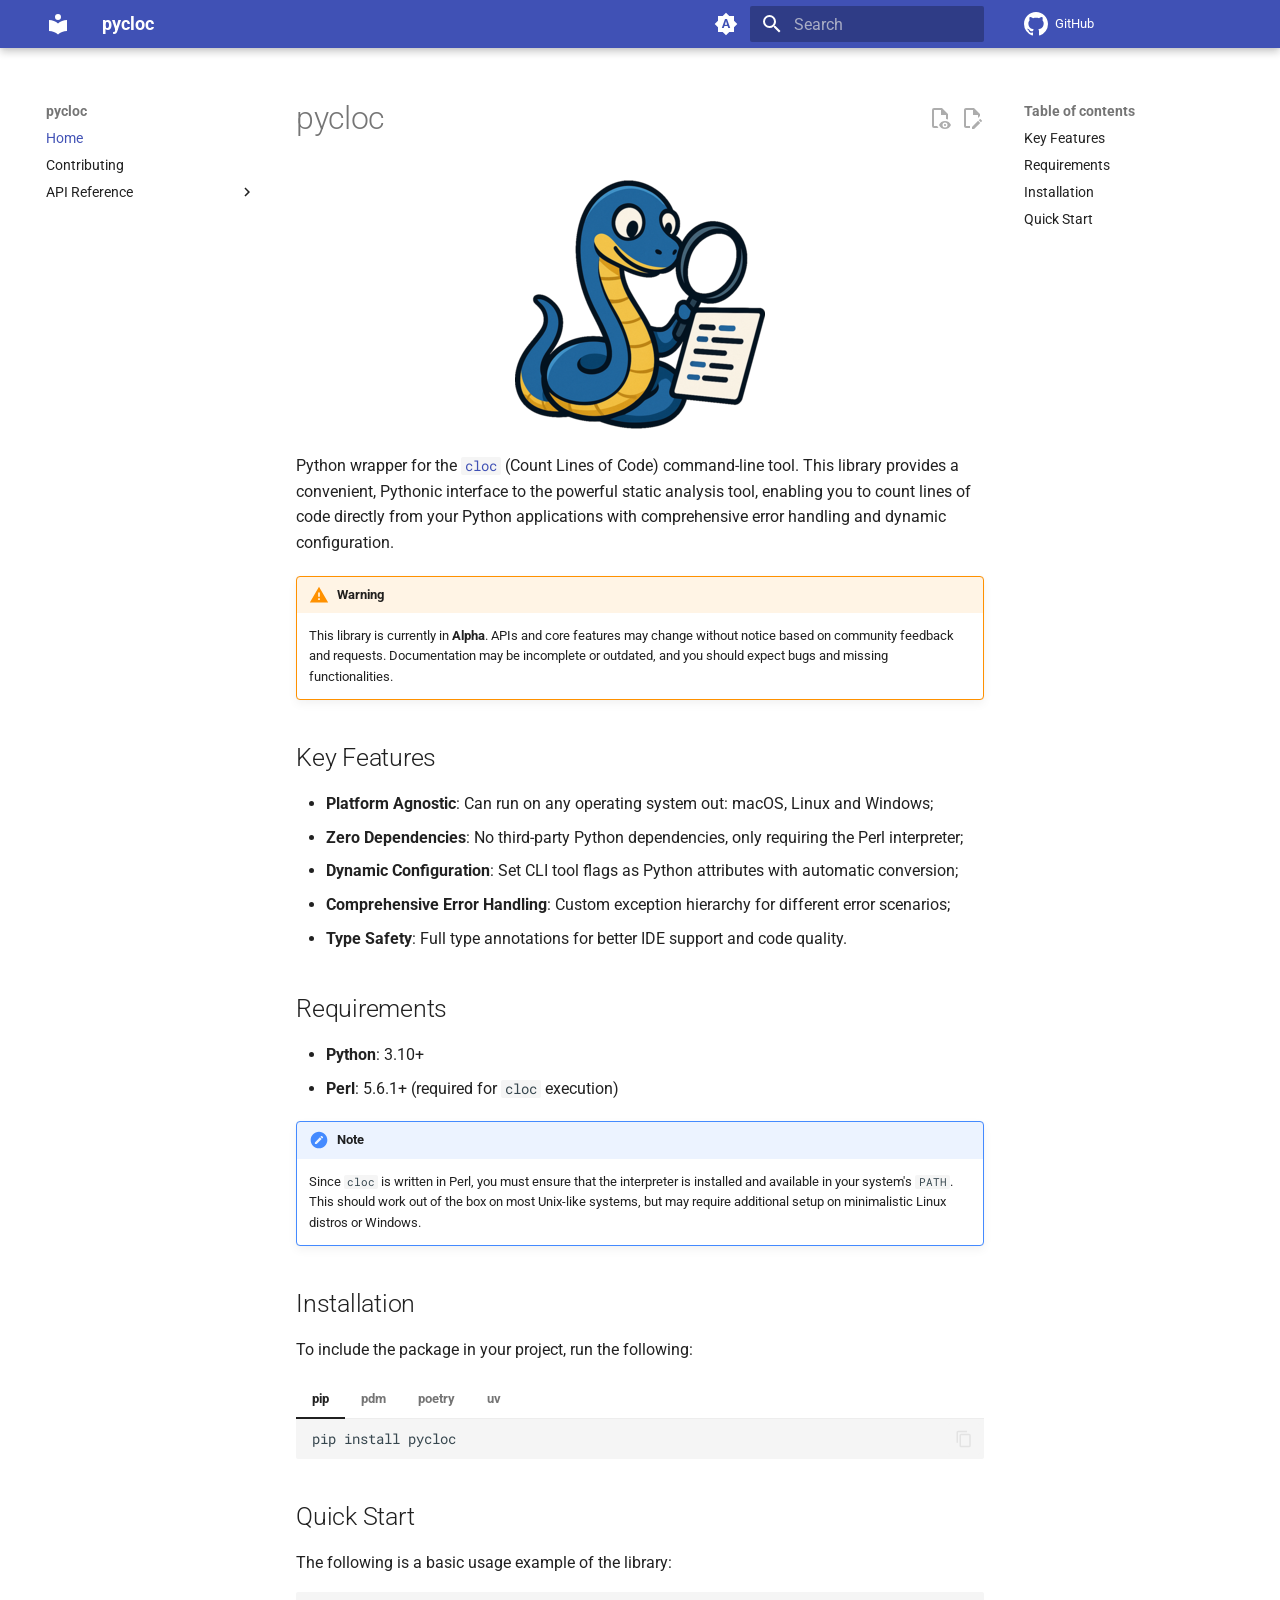
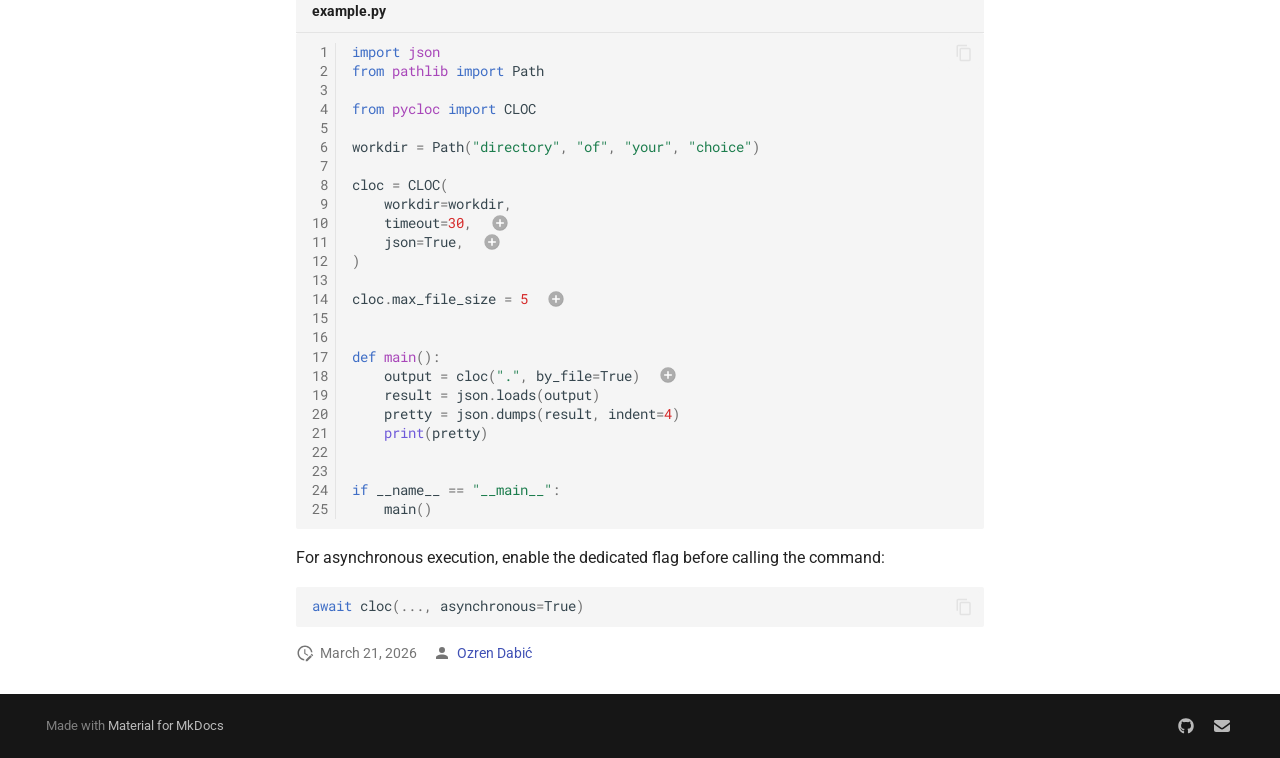
<file: index.html>
<!doctype html><html lang=en class=no-js> <head><meta charset=utf-8><meta name=viewport content="width=device-width,initial-scale=1"><meta name=description content="Python wrapper for the cloc CLI tool"><meta name=author content="Ozren Dabić"><link href=https://pycloc.github.io/pycloc/ rel=canonical><link href=contributing/ rel=next><link rel=icon href=assets/images/pycloc.ico><meta name=generator content="mkdocs-1.6.1, mkdocs-material-9.7.6"><title>pycloc</title><link rel=stylesheet href=assets/stylesheets/main.484c7ddc.min.css><link rel=stylesheet href=assets/stylesheets/palette.ab4e12ef.min.css><link rel=preconnect href=https://fonts.gstatic.com crossorigin><link rel=stylesheet href="https://fonts.googleapis.com/css?family=Roboto:300,300i,400,400i,700,700i%7CRoboto+Mono:400,400i,700,700i&display=fallback"><style>:root{--md-text-font:"Roboto";--md-code-font:"Roboto Mono"}</style><link rel=stylesheet href=assets/_mkdocstrings.css><link rel=stylesheet href=css/style.css><script>__md_scope=new URL(".",location),__md_hash=e=>[...e].reduce(((e,_)=>(e<<5)-e+_.charCodeAt(0)),0),__md_get=(e,_=localStorage,t=__md_scope)=>JSON.parse(_.getItem(t.pathname+"."+e)),__md_set=(e,_,t=localStorage,a=__md_scope)=>{try{t.setItem(a.pathname+"."+e,JSON.stringify(_))}catch(e){}}</script></head> <body dir=ltr data-md-color-scheme=default data-md-color-primary=indigo data-md-color-accent=indigo> <input class=md-toggle data-md-toggle=drawer type=checkbox id=__drawer autocomplete=off> <input class=md-toggle data-md-toggle=search type=checkbox id=__search autocomplete=off> <label class=md-overlay for=__drawer></label> <div data-md-component=skip> <a href=#pycloc class=md-skip> Skip to content </a> </div> <div data-md-component=announce> </div> <header class="md-header md-header--shadow" data-md-component=header> <nav class="md-header__inner md-grid" aria-label=Header> <a href=. title=pycloc class="md-header__button md-logo" aria-label=pycloc data-md-component=logo> <svg xmlns=http://www.w3.org/2000/svg viewbox="0 0 24 24"><path d="M12 8a3 3 0 0 0 3-3 3 3 0 0 0-3-3 3 3 0 0 0-3 3 3 3 0 0 0 3 3m0 3.54C9.64 9.35 6.5 8 3 8v11c3.5 0 6.64 1.35 9 3.54 2.36-2.19 5.5-3.54 9-3.54V8c-3.5 0-6.64 1.35-9 3.54"/></svg> </a> <label class="md-header__button md-icon" for=__drawer> <svg xmlns=http://www.w3.org/2000/svg viewbox="0 0 24 24"><path d="M3 6h18v2H3zm0 5h18v2H3zm0 5h18v2H3z"/></svg> </label> <div class=md-header__title data-md-component=header-title> <div class=md-header__ellipsis> <div class=md-header__topic> <span class=md-ellipsis> pycloc </span> </div> <div class=md-header__topic data-md-component=header-topic> <span class=md-ellipsis> Home </span> </div> </div> </div> <form class=md-header__option data-md-component=palette> <input class=md-option data-md-color-media=(prefers-color-scheme) data-md-color-scheme=default data-md-color-primary=indigo data-md-color-accent=indigo aria-label="Switch to light mode" type=radio name=__palette id=__palette_0> <label class="md-header__button md-icon" title="Switch to light mode" for=__palette_1 hidden> <svg xmlns=http://www.w3.org/2000/svg viewbox="0 0 24 24"><path d="m14.3 16-.7-2h-3.2l-.7 2H7.8L11 7h2l3.2 9zM20 8.69V4h-4.69L12 .69 8.69 4H4v4.69L.69 12 4 15.31V20h4.69L12 23.31 15.31 20H20v-4.69L23.31 12zm-9.15 3.96h2.3L12 9z"/></svg> </label> <input class=md-option data-md-color-media="(prefers-color-scheme: light)" data-md-color-scheme=default data-md-color-primary=indigo data-md-color-accent=indigo aria-label="Switch to dark mode" type=radio name=__palette id=__palette_1> <label class="md-header__button md-icon" title="Switch to dark mode" for=__palette_2 hidden> <svg xmlns=http://www.w3.org/2000/svg viewbox="0 0 24 24"><path d="M12 8a4 4 0 0 0-4 4 4 4 0 0 0 4 4 4 4 0 0 0 4-4 4 4 0 0 0-4-4m0 10a6 6 0 0 1-6-6 6 6 0 0 1 6-6 6 6 0 0 1 6 6 6 6 0 0 1-6 6m8-9.31V4h-4.69L12 .69 8.69 4H4v4.69L.69 12 4 15.31V20h4.69L12 23.31 15.31 20H20v-4.69L23.31 12z"/></svg> </label> <input class=md-option data-md-color-media="(prefers-color-scheme: dark)" data-md-color-scheme=slate data-md-color-primary=indigo data-md-color-accent=indigo aria-label="Switch to system preference" type=radio name=__palette id=__palette_2> <label class="md-header__button md-icon" title="Switch to system preference" for=__palette_0 hidden> <svg xmlns=http://www.w3.org/2000/svg viewbox="0 0 24 24"><path d="M12 18c-.89 0-1.74-.2-2.5-.55C11.56 16.5 13 14.42 13 12s-1.44-4.5-3.5-5.45C10.26 6.2 11.11 6 12 6a6 6 0 0 1 6 6 6 6 0 0 1-6 6m8-9.31V4h-4.69L12 .69 8.69 4H4v4.69L.69 12 4 15.31V20h4.69L12 23.31 15.31 20H20v-4.69L23.31 12z"/></svg> </label> </form> <script>var palette=__md_get("__palette");if(palette&&palette.color){if("(prefers-color-scheme)"===palette.color.media){var media=matchMedia("(prefers-color-scheme: light)"),input=document.querySelector(media.matches?"[data-md-color-media='(prefers-color-scheme: light)']":"[data-md-color-media='(prefers-color-scheme: dark)']");palette.color.media=input.getAttribute("data-md-color-media"),palette.color.scheme=input.getAttribute("data-md-color-scheme"),palette.color.primary=input.getAttribute("data-md-color-primary"),palette.color.accent=input.getAttribute("data-md-color-accent")}for(var[key,value]of Object.entries(palette.color))document.body.setAttribute("data-md-color-"+key,value)}</script> <label class="md-header__button md-icon" for=__search> <svg xmlns=http://www.w3.org/2000/svg viewbox="0 0 24 24"><path d="M9.5 3A6.5 6.5 0 0 1 16 9.5c0 1.61-.59 3.09-1.56 4.23l.27.27h.79l5 5-1.5 1.5-5-5v-.79l-.27-.27A6.52 6.52 0 0 1 9.5 16 6.5 6.5 0 0 1 3 9.5 6.5 6.5 0 0 1 9.5 3m0 2C7 5 5 7 5 9.5S7 14 9.5 14 14 12 14 9.5 12 5 9.5 5"/></svg> </label> <div class=md-search data-md-component=search role=dialog> <label class=md-search__overlay for=__search></label> <div class=md-search__inner role=search> <form class=md-search__form name=search> <input type=text class=md-search__input name=query aria-label=Search placeholder=Search autocapitalize=off autocorrect=off autocomplete=off spellcheck=false data-md-component=search-query required> <label class="md-search__icon md-icon" for=__search> <svg xmlns=http://www.w3.org/2000/svg viewbox="0 0 24 24"><path d="M9.5 3A6.5 6.5 0 0 1 16 9.5c0 1.61-.59 3.09-1.56 4.23l.27.27h.79l5 5-1.5 1.5-5-5v-.79l-.27-.27A6.52 6.52 0 0 1 9.5 16 6.5 6.5 0 0 1 3 9.5 6.5 6.5 0 0 1 9.5 3m0 2C7 5 5 7 5 9.5S7 14 9.5 14 14 12 14 9.5 12 5 9.5 5"/></svg> <svg xmlns=http://www.w3.org/2000/svg viewbox="0 0 24 24"><path d="M20 11v2H8l5.5 5.5-1.42 1.42L4.16 12l7.92-7.92L13.5 5.5 8 11z"/></svg> </label> <nav class=md-search__options aria-label=Search> <button type=reset class="md-search__icon md-icon" title=Clear aria-label=Clear tabindex=-1> <svg xmlns=http://www.w3.org/2000/svg viewbox="0 0 24 24"><path d="M19 6.41 17.59 5 12 10.59 6.41 5 5 6.41 10.59 12 5 17.59 6.41 19 12 13.41 17.59 19 19 17.59 13.41 12z"/></svg> </button> </nav> </form> <div class=md-search__output> <div class=md-search__scrollwrap tabindex=0 data-md-scrollfix> <div class=md-search-result data-md-component=search-result> <div class=md-search-result__meta> Initializing search </div> <ol class=md-search-result__list role=presentation></ol> </div> </div> </div> </div> </div> <div class=md-header__source> <a href=https://github.com/pycloc/pycloc title="Go to repository" class=md-source data-md-component=source> <div class="md-source__icon md-icon"> <svg xmlns=http://www.w3.org/2000/svg viewbox="0 0 16 16"><path d="M8 0c4.42 0 8 3.58 8 8a8.01 8.01 0 0 1-5.45 7.59c-.4.08-.55-.17-.55-.38 0-.27.01-1.13.01-2.2 0-.75-.25-1.23-.54-1.48 1.78-.2 3.65-.88 3.65-3.95 0-.88-.31-1.59-.82-2.15.08-.2.36-1.02-.08-2.12 0 0-.67-.22-2.2.82-.64-.18-1.32-.27-2-.27s-1.36.09-2 .27c-1.53-1.03-2.2-.82-2.2-.82-.44 1.1-.16 1.92-.08 2.12-.51.56-.82 1.28-.82 2.15 0 3.06 1.86 3.75 3.64 3.95-.23.2-.44.55-.51 1.07-.46.21-1.61.55-2.33-.66-.15-.24-.6-.83-1.23-.82-.67.01-.27.38.01.53.34.19.73.9.82 1.13.16.45.68 1.31 2.69.94 0 .67.01 1.3.01 1.49 0 .21-.15.45-.55.38A7.995 7.995 0 0 1 0 8c0-4.42 3.58-8 8-8"/></svg> </div> <div class=md-source__repository> GitHub </div> </a> </div> </nav> </header> <div class=md-container data-md-component=container> <main class=md-main data-md-component=main> <div class="md-main__inner md-grid"> <div class="md-sidebar md-sidebar--primary" data-md-component=sidebar data-md-type=navigation> <div class=md-sidebar__scrollwrap> <div class=md-sidebar__inner> <nav class="md-nav md-nav--primary" aria-label=Navigation data-md-level=0> <label class=md-nav__title for=__drawer> <a href=. title=pycloc class="md-nav__button md-logo" aria-label=pycloc data-md-component=logo> <svg xmlns=http://www.w3.org/2000/svg viewbox="0 0 24 24"><path d="M12 8a3 3 0 0 0 3-3 3 3 0 0 0-3-3 3 3 0 0 0-3 3 3 3 0 0 0 3 3m0 3.54C9.64 9.35 6.5 8 3 8v11c3.5 0 6.64 1.35 9 3.54 2.36-2.19 5.5-3.54 9-3.54V8c-3.5 0-6.64 1.35-9 3.54"/></svg> </a> pycloc </label> <div class=md-nav__source> <a href=https://github.com/pycloc/pycloc title="Go to repository" class=md-source data-md-component=source> <div class="md-source__icon md-icon"> <svg xmlns=http://www.w3.org/2000/svg viewbox="0 0 16 16"><path d="M8 0c4.42 0 8 3.58 8 8a8.01 8.01 0 0 1-5.45 7.59c-.4.08-.55-.17-.55-.38 0-.27.01-1.13.01-2.2 0-.75-.25-1.23-.54-1.48 1.78-.2 3.65-.88 3.65-3.95 0-.88-.31-1.59-.82-2.15.08-.2.36-1.02-.08-2.12 0 0-.67-.22-2.2.82-.64-.18-1.32-.27-2-.27s-1.36.09-2 .27c-1.53-1.03-2.2-.82-2.2-.82-.44 1.1-.16 1.92-.08 2.12-.51.56-.82 1.28-.82 2.15 0 3.06 1.86 3.75 3.64 3.95-.23.2-.44.55-.51 1.07-.46.21-1.61.55-2.33-.66-.15-.24-.6-.83-1.23-.82-.67.01-.27.38.01.53.34.19.73.9.82 1.13.16.45.68 1.31 2.69.94 0 .67.01 1.3.01 1.49 0 .21-.15.45-.55.38A7.995 7.995 0 0 1 0 8c0-4.42 3.58-8 8-8"/></svg> </div> <div class=md-source__repository> GitHub </div> </a> </div> <ul class=md-nav__list data-md-scrollfix> <li class="md-nav__item md-nav__item--active"> <input class="md-nav__toggle md-toggle" type=checkbox id=__toc> <label class="md-nav__link md-nav__link--active" for=__toc> <span class=md-ellipsis> Home </span> <span class="md-nav__icon md-icon"></span> </label> <a href=. class="md-nav__link md-nav__link--active"> <span class=md-ellipsis> Home </span> </a> <nav class="md-nav md-nav--secondary" aria-label="Table of contents"> <label class=md-nav__title for=__toc> <span class="md-nav__icon md-icon"></span> Table of contents </label> <ul class=md-nav__list data-md-component=toc data-md-scrollfix> <li class=md-nav__item> <a href=#key-features class=md-nav__link> <span class=md-ellipsis> Key Features </span> </a> </li> <li class=md-nav__item> <a href=#requirements class=md-nav__link> <span class=md-ellipsis> Requirements </span> </a> </li> <li class=md-nav__item> <a href=#installation class=md-nav__link> <span class=md-ellipsis> Installation </span> </a> </li> <li class=md-nav__item> <a href=#quick-start class=md-nav__link> <span class=md-ellipsis> Quick Start </span> </a> </li> </ul> </nav> </li> <li class=md-nav__item> <a href=contributing/ class=md-nav__link> <span class=md-ellipsis> Contributing </span> </a> </li> <li class="md-nav__item md-nav__item--nested"> <input class="md-nav__toggle md-toggle " type=checkbox id=__nav_3> <label class=md-nav__link for=__nav_3 id=__nav_3_label tabindex=0> <span class=md-ellipsis> API Reference </span> <span class="md-nav__icon md-icon"></span> </label> <nav class=md-nav data-md-level=1 aria-labelledby=__nav_3_label aria-expanded=false> <label class=md-nav__title for=__nav_3> <span class="md-nav__icon md-icon"></span> API Reference </label> <ul class=md-nav__list data-md-scrollfix> <li class="md-nav__item md-nav__item--nested"> <input class="md-nav__toggle md-toggle " type=checkbox id=__nav_3_1> <label class=md-nav__link for=__nav_3_1 id=__nav_3_1_label tabindex=0> <span class=md-ellipsis> pycloc </span> <span class="md-nav__icon md-icon"></span> </label> <nav class=md-nav data-md-level=2 aria-labelledby=__nav_3_1_label aria-expanded=false> <label class=md-nav__title for=__nav_3_1> <span class="md-nav__icon md-icon"></span> pycloc </label> <ul class=md-nav__list data-md-scrollfix> <li class=md-nav__item> <a href=api/pycloc/command/ class=md-nav__link> <span class=md-ellipsis> command </span> </a> </li> <li class=md-nav__item> <a href=api/pycloc/exceptions/ class=md-nav__link> <span class=md-ellipsis> exceptions </span> </a> </li> </ul> </nav> </li> </ul> </nav> </li> </ul> </nav> </div> </div> </div> <div class="md-sidebar md-sidebar--secondary" data-md-component=sidebar data-md-type=toc> <div class=md-sidebar__scrollwrap> <div class=md-sidebar__inner> <nav class="md-nav md-nav--secondary" aria-label="Table of contents"> <label class=md-nav__title for=__toc> <span class="md-nav__icon md-icon"></span> Table of contents </label> <ul class=md-nav__list data-md-component=toc data-md-scrollfix> <li class=md-nav__item> <a href=#key-features class=md-nav__link> <span class=md-ellipsis> Key Features </span> </a> </li> <li class=md-nav__item> <a href=#requirements class=md-nav__link> <span class=md-ellipsis> Requirements </span> </a> </li> <li class=md-nav__item> <a href=#installation class=md-nav__link> <span class=md-ellipsis> Installation </span> </a> </li> <li class=md-nav__item> <a href=#quick-start class=md-nav__link> <span class=md-ellipsis> Quick Start </span> </a> </li> </ul> </nav> </div> </div> </div> <div class=md-content data-md-component=content> <article class="md-content__inner md-typeset"> <a href=https://github.com/pycloc/pycloc/blob/main/docs/index.md title="Edit this page" class="md-content__button md-icon" rel=edit> <svg xmlns=http://www.w3.org/2000/svg viewbox="0 0 24 24"><path d="M10 20H6V4h7v5h5v3.1l2-2V8l-6-6H6c-1.1 0-2 .9-2 2v16c0 1.1.9 2 2 2h4zm10.2-7c.1 0 .3.1.4.2l1.3 1.3c.2.2.2.6 0 .8l-1 1-2.1-2.1 1-1c.1-.1.2-.2.4-.2m0 3.9L14.1 23H12v-2.1l6.1-6.1z"/></svg> </a> <a href=https://github.com/pycloc/pycloc/raw/main/docs/index.md title="View source of this page" class="md-content__button md-icon"> <svg xmlns=http://www.w3.org/2000/svg viewbox="0 0 24 24"><path d="M17 18c.56 0 1 .44 1 1s-.44 1-1 1-1-.44-1-1 .44-1 1-1m0-3c-2.73 0-5.06 1.66-6 4 .94 2.34 3.27 4 6 4s5.06-1.66 6-4c-.94-2.34-3.27-4-6-4m0 6.5a2.5 2.5 0 0 1-2.5-2.5 2.5 2.5 0 0 1 2.5-2.5 2.5 2.5 0 0 1 2.5 2.5 2.5 2.5 0 0 1-2.5 2.5M9.27 20H6V4h7v5h5v4.07c.7.08 1.36.25 2 .49V8l-6-6H6a2 2 0 0 0-2 2v16a2 2 0 0 0 2 2h4.5a8.2 8.2 0 0 1-1.23-2"/></svg> </a> <h1 id=pycloc>pycloc<a class=headerlink href=#pycloc title="Permanent link">#</a></h1> <p align=center> <img src=assets/images/pycloc.png alt="pycloc logo"> </p> <p>Python wrapper for the <a href=https://github.com/AlDanial/cloc><code>cloc</code></a> (Count Lines of Code) command-line tool. This library provides a convenient, Pythonic interface to the powerful static analysis tool, enabling you to count lines of code directly from your Python applications with comprehensive error handling and dynamic configuration.</p> <div class="admonition warning"> <p class=admonition-title>Warning</p> <p>This library is currently in <strong>Alpha</strong>. APIs and core features may change without notice based on community feedback and requests. Documentation may be incomplete or outdated, and you should expect bugs and missing functionalities.</p> </div> <h2 id=key-features>Key Features<a class=headerlink href=#key-features title="Permanent link">#</a></h2> <ul> <li><strong>Platform Agnostic</strong>: Can run on any operating system out: macOS, Linux and Windows;</li> <li><strong>Zero Dependencies</strong>: No third-party Python dependencies, only requiring the Perl interpreter;</li> <li><strong>Dynamic Configuration</strong>: Set CLI tool flags as Python attributes with automatic conversion;</li> <li><strong>Comprehensive Error Handling</strong>: Custom exception hierarchy for different error scenarios;</li> <li><strong>Type Safety</strong>: Full type annotations for better IDE support and code quality.</li> </ul> <h2 id=requirements>Requirements<a class=headerlink href=#requirements title="Permanent link">#</a></h2> <ul> <li><strong>Python</strong>: 3.10+</li> <li><strong>Perl</strong>: 5.6.1+ (required for <code>cloc</code> execution)</li> </ul> <div class="admonition note"> <p class=admonition-title>Note</p> <p>Since <code>cloc</code> is written in Perl, you must ensure that the interpreter is installed and available in your system's <code>PATH</code>. This should work out of the box on most Unix-like systems, but may require additional setup on minimalistic Linux distros or Windows.</p> </div> <h2 id=installation>Installation<a class=headerlink href=#installation title="Permanent link">#</a></h2> <p>To include the package in your project, run the following:</p> <div class="tabbed-set tabbed-alternate" data-tabs=1:4><input checked=checked id=__tabbed_1_1 name=__tabbed_1 type=radio><input id=__tabbed_1_2 name=__tabbed_1 type=radio><input id=__tabbed_1_3 name=__tabbed_1 type=radio><input id=__tabbed_1_4 name=__tabbed_1 type=radio><div class=tabbed-labels><label for=__tabbed_1_1>pip</label><label for=__tabbed_1_2>pdm</label><label for=__tabbed_1_3>poetry</label><label for=__tabbed_1_4>uv</label></div> <div class=tabbed-content> <div class=tabbed-block> <div class="language-sh highlight"><pre><span></span><code><span id=__span-0-1><a id=__codelineno-0-1 name=__codelineno-0-1 href=#__codelineno-0-1></a>pip<span class=w> </span>install<span class=w> </span>pycloc
</span></code></pre></div> </div> <div class=tabbed-block> <div class="language-sh highlight"><pre><span></span><code><span id=__span-1-1><a id=__codelineno-1-1 name=__codelineno-1-1 href=#__codelineno-1-1></a>pdm<span class=w> </span>add<span class=w> </span>pycloc
</span></code></pre></div> </div> <div class=tabbed-block> <div class="language-sh highlight"><pre><span></span><code><span id=__span-2-1><a id=__codelineno-2-1 name=__codelineno-2-1 href=#__codelineno-2-1></a>poetry<span class=w> </span>add<span class=w> </span>pycloc
</span></code></pre></div> </div> <div class=tabbed-block> <div class="language-sh highlight"><pre><span></span><code><span id=__span-3-1><a id=__codelineno-3-1 name=__codelineno-3-1 href=#__codelineno-3-1></a>uv<span class=w> </span>add<span class=w> </span>pycloc
</span></code></pre></div> </div> </div> </div> <h2 id=quick-start>Quick Start<a class=headerlink href=#quick-start title="Permanent link">#</a></h2> <p>The following is a basic usage example of the library:</p> <div class="language-python highlight"><table class=highlighttable><tr><th colspan=2 class=filename><span class=filename>example.py</span></th></tr><tr><td class=linenos><div class=linenodiv><pre><span></span><span class=normal><a href=#__codelineno-4-1> 1</a></span>
<span class=normal><a href=#__codelineno-4-2> 2</a></span>
<span class=normal><a href=#__codelineno-4-3> 3</a></span>
<span class=normal><a href=#__codelineno-4-4> 4</a></span>
<span class=normal><a href=#__codelineno-4-5> 5</a></span>
<span class=normal><a href=#__codelineno-4-6> 6</a></span>
<span class=normal><a href=#__codelineno-4-7> 7</a></span>
<span class=normal><a href=#__codelineno-4-8> 8</a></span>
<span class=normal><a href=#__codelineno-4-9> 9</a></span>
<span class=normal><a href=#__codelineno-4-10>10</a></span>
<span class=normal><a href=#__codelineno-4-11>11</a></span>
<span class=normal><a href=#__codelineno-4-12>12</a></span>
<span class=normal><a href=#__codelineno-4-13>13</a></span>
<span class=normal><a href=#__codelineno-4-14>14</a></span>
<span class=normal><a href=#__codelineno-4-15>15</a></span>
<span class=normal><a href=#__codelineno-4-16>16</a></span>
<span class=normal><a href=#__codelineno-4-17>17</a></span>
<span class=normal><a href=#__codelineno-4-18>18</a></span>
<span class=normal><a href=#__codelineno-4-19>19</a></span>
<span class=normal><a href=#__codelineno-4-20>20</a></span>
<span class=normal><a href=#__codelineno-4-21>21</a></span>
<span class=normal><a href=#__codelineno-4-22>22</a></span>
<span class=normal><a href=#__codelineno-4-23>23</a></span>
<span class=normal><a href=#__codelineno-4-24>24</a></span>
<span class=normal><a href=#__codelineno-4-25>25</a></span></pre></div></td><td class=code><div><pre><span></span><code><span id=__span-4-1><a id=__codelineno-4-1 name=__codelineno-4-1></a><span class=kn>import</span><span class=w> </span><span class=nn>json</span>
</span><span id=__span-4-2><a id=__codelineno-4-2 name=__codelineno-4-2></a><span class=kn>from</span><span class=w> </span><span class=nn>pathlib</span><span class=w> </span><span class=kn>import</span> <span class=n>Path</span>
</span><span id=__span-4-3><a id=__codelineno-4-3 name=__codelineno-4-3></a>
</span><span id=__span-4-4><a id=__codelineno-4-4 name=__codelineno-4-4></a><span class=kn>from</span><span class=w> </span><span class=nn>pycloc</span><span class=w> </span><span class=kn>import</span> <span class=n>CLOC</span>
</span><span id=__span-4-5><a id=__codelineno-4-5 name=__codelineno-4-5></a>
</span><span id=__span-4-6><a id=__codelineno-4-6 name=__codelineno-4-6></a><span class=n>workdir</span> <span class=o>=</span> <span class=n>Path</span><span class=p>(</span><span class=s2>&quot;directory&quot;</span><span class=p>,</span> <span class=s2>&quot;of&quot;</span><span class=p>,</span> <span class=s2>&quot;your&quot;</span><span class=p>,</span> <span class=s2>&quot;choice&quot;</span><span class=p>)</span>
</span><span id=__span-4-7><a id=__codelineno-4-7 name=__codelineno-4-7></a>
</span><span id=__span-4-8><a id=__codelineno-4-8 name=__codelineno-4-8></a><span class=n>cloc</span> <span class=o>=</span> <span class=n>CLOC</span><span class=p>(</span>
</span><span id=__span-4-9><a id=__codelineno-4-9 name=__codelineno-4-9></a>    <span class=n>workdir</span><span class=o>=</span><span class=n>workdir</span><span class=p>,</span>
</span><span id=__span-4-10><a id=__codelineno-4-10 name=__codelineno-4-10></a>    <span class=n>timeout</span><span class=o>=</span><span class=mi>30</span><span class=p>,</span>  <span class=c1># (1)!</span>
</span><span id=__span-4-11><a id=__codelineno-4-11 name=__codelineno-4-11></a>    <span class=n>json</span><span class=o>=</span><span class=kc>True</span><span class=p>,</span>  <span class=c1># (2)!</span>
</span><span id=__span-4-12><a id=__codelineno-4-12 name=__codelineno-4-12></a><span class=p>)</span>
</span><span id=__span-4-13><a id=__codelineno-4-13 name=__codelineno-4-13></a>
</span><span id=__span-4-14><a id=__codelineno-4-14 name=__codelineno-4-14></a><span class=n>cloc</span><span class=o>.</span><span class=n>max_file_size</span> <span class=o>=</span> <span class=mi>5</span>  <span class=c1># (3)!</span>
</span><span id=__span-4-15><a id=__codelineno-4-15 name=__codelineno-4-15></a>
</span><span id=__span-4-16><a id=__codelineno-4-16 name=__codelineno-4-16></a>
</span><span id=__span-4-17><a id=__codelineno-4-17 name=__codelineno-4-17></a><span class=k>def</span><span class=w> </span><span class=nf>main</span><span class=p>():</span>
</span><span id=__span-4-18><a id=__codelineno-4-18 name=__codelineno-4-18></a>    <span class=n>output</span> <span class=o>=</span> <span class=n>cloc</span><span class=p>(</span><span class=s2>&quot;.&quot;</span><span class=p>,</span> <span class=n>by_file</span><span class=o>=</span><span class=kc>True</span><span class=p>)</span>  <span class=c1># (4)!</span>
</span><span id=__span-4-19><a id=__codelineno-4-19 name=__codelineno-4-19></a>    <span class=n>result</span> <span class=o>=</span> <span class=n>json</span><span class=o>.</span><span class=n>loads</span><span class=p>(</span><span class=n>output</span><span class=p>)</span>
</span><span id=__span-4-20><a id=__codelineno-4-20 name=__codelineno-4-20></a>    <span class=n>pretty</span> <span class=o>=</span> <span class=n>json</span><span class=o>.</span><span class=n>dumps</span><span class=p>(</span><span class=n>result</span><span class=p>,</span> <span class=n>indent</span><span class=o>=</span><span class=mi>4</span><span class=p>)</span>
</span><span id=__span-4-21><a id=__codelineno-4-21 name=__codelineno-4-21></a>    <span class=nb>print</span><span class=p>(</span><span class=n>pretty</span><span class=p>)</span>
</span><span id=__span-4-22><a id=__codelineno-4-22 name=__codelineno-4-22></a>
</span><span id=__span-4-23><a id=__codelineno-4-23 name=__codelineno-4-23></a>
</span><span id=__span-4-24><a id=__codelineno-4-24 name=__codelineno-4-24></a><span class=k>if</span> <span class=vm>__name__</span> <span class=o>==</span> <span class=s2>&quot;__main__&quot;</span><span class=p>:</span>
</span><span id=__span-4-25><a id=__codelineno-4-25 name=__codelineno-4-25></a>    <span class=n>main</span><span class=p>()</span>
</span></code></pre></div></td></tr></table></div> <ol> <li>Configurations can be supplied within the command constructor. Types such as <code>int</code>, <code>byte</code> or <code>Path</code> are stringified. This example is equivalent to passing <code>--timeout=30</code> in CLI.</li> <li>Flags of type <code>bool</code> are serialized as on/off flags: <code>flag_name=True</code> is serialized as <code>--flag-name</code>, while <code>False</code> values are omitted entirely.</li> <li>Configurations can also be specified through attribute setters. Note that specifying configurations this way <strong>will</strong> modify the instance.</li> <li>Runs the command! You can also specify additional configurations prior to execution. Note that configurations applied this way <strong>do not</strong> modify the instance.</li> </ol> <p>For asynchronous execution, enable the dedicated flag before calling the command:</p> <div class="language-python highlight"><pre><span></span><code><span id=__span-5-1><a id=__codelineno-5-1 name=__codelineno-5-1 href=#__codelineno-5-1></a><span class=k>await</span> <span class=n>cloc</span><span class=p>(</span><span class=o>...</span><span class=p>,</span> <span class=n>asynchronous</span><span class=o>=</span><span class=kc>True</span><span class=p>)</span>
</span></code></pre></div> <aside class=md-source-file> <span class=md-source-file__fact> <span class=md-icon title="Last update"> <svg xmlns=http://www.w3.org/2000/svg viewbox="0 0 24 24"><path d="M21 13.1c-.1 0-.3.1-.4.2l-1 1 2.1 2.1 1-1c.2-.2.2-.6 0-.8l-1.3-1.3c-.1-.1-.2-.2-.4-.2m-1.9 1.8-6.1 6V23h2.1l6.1-6.1zM12.5 7v5.2l4 2.4-1 1L11 13V7zM11 21.9c-5.1-.5-9-4.8-9-9.9C2 6.5 6.5 2 12 2c5.3 0 9.6 4.1 10 9.3-.3-.1-.6-.2-1-.2s-.7.1-1 .2C19.6 7.2 16.2 4 12 4c-4.4 0-8 3.6-8 8 0 4.1 3.1 7.5 7.1 7.9l-.1.2z"/></svg> </span> <span class="git-revision-date-localized-plugin git-revision-date-localized-plugin-date" title="March 21, 2026 13:28:31 UTC">March 21, 2026</span> </span> <span class=md-source-file__fact> <span class=md-icon title=Contributors> <svg xmlns=http://www.w3.org/2000/svg viewbox="0 0 24 24"><path d="M12 4a4 4 0 0 1 4 4 4 4 0 0 1-4 4 4 4 0 0 1-4-4 4 4 0 0 1 4-4m0 10c4.42 0 8 1.79 8 4v2H4v-2c0-2.21 3.58-4 8-4"/></svg> </span> <nav> <a href=mailto:dabic.ozren@gmail.com>Ozren Dabić</a> </nav> </span> </aside> </article> </div> <script>var target=document.getElementById(location.hash.slice(1));target&&target.name&&(target.checked=target.name.startsWith("__tabbed_"))</script> </div> </main> <footer class=md-footer> <div class="md-footer-meta md-typeset"> <div class="md-footer-meta__inner md-grid"> <div class=md-copyright> Made with <a href=https://squidfunk.github.io/mkdocs-material/ target=_blank rel=noopener> Material for MkDocs </a> </div> <div class=md-social> <a href=https://github.com/PyCLOC target=_blank rel=noopener title="CLOC GitHub Organisation" class=md-social__link> <svg xmlns=http://www.w3.org/2000/svg viewbox="0 0 512 512"><!-- Font Awesome Free 7.1.0 by @fontawesome - https://fontawesome.com License - https://fontawesome.com/license/free (Icons: CC BY 4.0, Fonts: SIL OFL 1.1, Code: MIT License) Copyright 2025 Fonticons, Inc.--><path d="M173.9 397.4c0 2-2.3 3.6-5.2 3.6-3.3.3-5.6-1.3-5.6-3.6 0-2 2.3-3.6 5.2-3.6 3-.3 5.6 1.3 5.6 3.6m-31.1-4.5c-.7 2 1.3 4.3 4.3 4.9 2.6 1 5.6 0 6.2-2s-1.3-4.3-4.3-5.2c-2.6-.7-5.5.3-6.2 2.3m44.2-1.7c-2.9.7-4.9 2.6-4.6 4.9.3 2 2.9 3.3 5.9 2.6 2.9-.7 4.9-2.6 4.6-4.6-.3-1.9-3-3.2-5.9-2.9M252.8 8C114.1 8 8 113.3 8 252c0 110.9 69.8 205.8 169.5 239.2 12.8 2.3 17.3-5.6 17.3-12.1 0-6.2-.3-40.4-.3-61.4 0 0-70 15-84.7-29.8 0 0-11.4-29.1-27.8-36.6 0 0-22.9-15.7 1.6-15.4 0 0 24.9 2 38.6 25.8 21.9 38.6 58.6 27.5 72.9 20.9 2.3-16 8.8-27.1 16-33.7-55.9-6.2-112.3-14.3-112.3-110.5 0-27.5 7.6-41.3 23.6-58.9-2.6-6.5-11.1-33.3 2.6-67.9 20.9-6.5 69 27 69 27 20-5.6 41.5-8.5 62.8-8.5s42.8 2.9 62.8 8.5c0 0 48.1-33.6 69-27 13.7 34.7 5.2 61.4 2.6 67.9 16 17.7 25.8 31.5 25.8 58.9 0 96.5-58.9 104.2-114.8 110.5 9.2 7.9 17 22.9 17 46.4 0 33.7-.3 75.4-.3 83.6 0 6.5 4.6 14.4 17.3 12.1C436.2 457.8 504 362.9 504 252 504 113.3 391.5 8 252.8 8M105.2 352.9c-1.3 1-1 3.3.7 5.2 1.6 1.6 3.9 2.3 5.2 1 1.3-1 1-3.3-.7-5.2-1.6-1.6-3.9-2.3-5.2-1m-10.8-8.1c-.7 1.3.3 2.9 2.3 3.9 1.6 1 3.6.7 4.3-.7.7-1.3-.3-2.9-2.3-3.9-2-.6-3.6-.3-4.3.7m32.4 35.6c-1.6 1.3-1 4.3 1.3 6.2 2.3 2.3 5.2 2.6 6.5 1 1.3-1.3.7-4.3-1.3-6.2-2.2-2.3-5.2-2.6-6.5-1m-11.4-14.7c-1.6 1-1.6 3.6 0 5.9s4.3 3.3 5.6 2.3c1.6-1.3 1.6-3.9 0-6.2-1.4-2.3-4-3.3-5.6-2"/></svg> </a> <a href=mailto:pycloc.maintainers@gmail.com target=_blank rel=noopener title="Email the team" class=md-social__link> <svg xmlns=http://www.w3.org/2000/svg viewbox="0 0 512 512"><!-- Font Awesome Free 7.1.0 by @fontawesome - https://fontawesome.com License - https://fontawesome.com/license/free (Icons: CC BY 4.0, Fonts: SIL OFL 1.1, Code: MIT License) Copyright 2025 Fonticons, Inc.--><path d="M48 64C21.5 64 0 85.5 0 112c0 15.1 7.1 29.3 19.2 38.4l208 156a48 48 0 0 0 57.6 0l208-156c12.1-9.1 19.2-23.3 19.2-38.4 0-26.5-21.5-48-48-48zM0 196v188c0 35.3 28.7 64 64 64h384c35.3 0 64-28.7 64-64V196L313.6 344.8c-34.1 25.6-81.1 25.6-115.2 0z"/></svg> </a> </div> </div> </div> </footer> </div> <div class=md-dialog data-md-component=dialog> <div class="md-dialog__inner md-typeset"></div> </div> <script id=__config type=application/json>{"annotate": null, "base": ".", "features": ["content.action.edit", "content.action.view", "content.code.annotate", "content.code.copy"], "search": "assets/javascripts/workers/search.2c215733.min.js", "tags": null, "translations": {"clipboard.copied": "Copied to clipboard", "clipboard.copy": "Copy to clipboard", "search.result.more.one": "1 more on this page", "search.result.more.other": "# more on this page", "search.result.none": "No matching documents", "search.result.one": "1 matching document", "search.result.other": "# matching documents", "search.result.placeholder": "Type to start searching", "search.result.term.missing": "Missing", "select.version": "Select version"}, "version": null}</script> <script src=assets/javascripts/bundle.79ae519e.min.js></script> <script src=js/open_in_new_tab.js></script> </body> </html>
</file>
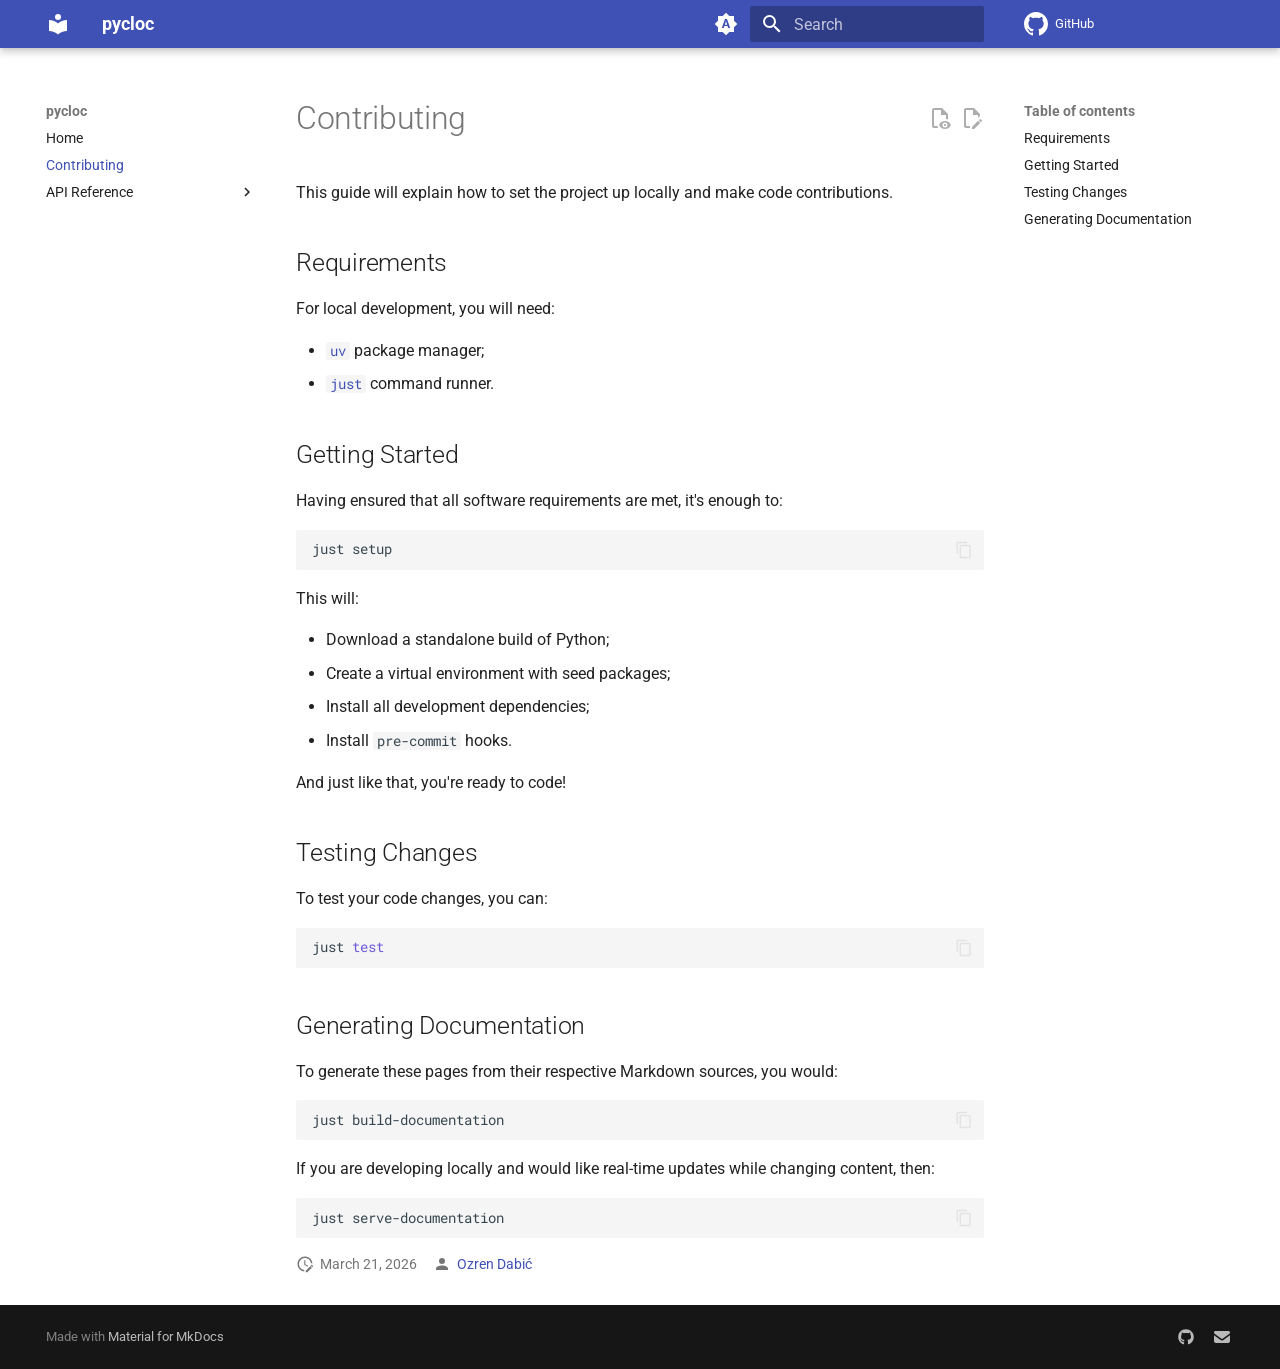
<file: contributing/index.html>
<!doctype html><html lang=en class=no-js> <head><meta charset=utf-8><meta name=viewport content="width=device-width,initial-scale=1"><meta name=description content="Python wrapper for the cloc CLI tool"><meta name=author content="Ozren Dabić"><link href=https://pycloc.github.io/pycloc/contributing/ rel=canonical><link rel=prev href=..><link href=../api/pycloc/command/ rel=next><link rel=icon href=../assets/images/pycloc.ico><meta name=generator content="mkdocs-1.6.1, mkdocs-material-9.7.6"><title>Contributing - pycloc</title><link rel=stylesheet href=../assets/stylesheets/main.484c7ddc.min.css><link rel=stylesheet href=../assets/stylesheets/palette.ab4e12ef.min.css><link rel=preconnect href=https://fonts.gstatic.com crossorigin><link rel=stylesheet href="https://fonts.googleapis.com/css?family=Roboto:300,300i,400,400i,700,700i%7CRoboto+Mono:400,400i,700,700i&display=fallback"><style>:root{--md-text-font:"Roboto";--md-code-font:"Roboto Mono"}</style><link rel=stylesheet href=../assets/_mkdocstrings.css><link rel=stylesheet href=../css/style.css><script>__md_scope=new URL("..",location),__md_hash=e=>[...e].reduce(((e,_)=>(e<<5)-e+_.charCodeAt(0)),0),__md_get=(e,_=localStorage,t=__md_scope)=>JSON.parse(_.getItem(t.pathname+"."+e)),__md_set=(e,_,t=localStorage,a=__md_scope)=>{try{t.setItem(a.pathname+"."+e,JSON.stringify(_))}catch(e){}}</script></head> <body dir=ltr data-md-color-scheme=default data-md-color-primary=indigo data-md-color-accent=indigo> <input class=md-toggle data-md-toggle=drawer type=checkbox id=__drawer autocomplete=off> <input class=md-toggle data-md-toggle=search type=checkbox id=__search autocomplete=off> <label class=md-overlay for=__drawer></label> <div data-md-component=skip> <a href=#contributing class=md-skip> Skip to content </a> </div> <div data-md-component=announce> </div> <header class="md-header md-header--shadow" data-md-component=header> <nav class="md-header__inner md-grid" aria-label=Header> <a href=.. title=pycloc class="md-header__button md-logo" aria-label=pycloc data-md-component=logo> <svg xmlns=http://www.w3.org/2000/svg viewbox="0 0 24 24"><path d="M12 8a3 3 0 0 0 3-3 3 3 0 0 0-3-3 3 3 0 0 0-3 3 3 3 0 0 0 3 3m0 3.54C9.64 9.35 6.5 8 3 8v11c3.5 0 6.64 1.35 9 3.54 2.36-2.19 5.5-3.54 9-3.54V8c-3.5 0-6.64 1.35-9 3.54"/></svg> </a> <label class="md-header__button md-icon" for=__drawer> <svg xmlns=http://www.w3.org/2000/svg viewbox="0 0 24 24"><path d="M3 6h18v2H3zm0 5h18v2H3zm0 5h18v2H3z"/></svg> </label> <div class=md-header__title data-md-component=header-title> <div class=md-header__ellipsis> <div class=md-header__topic> <span class=md-ellipsis> pycloc </span> </div> <div class=md-header__topic data-md-component=header-topic> <span class=md-ellipsis> Contributing </span> </div> </div> </div> <form class=md-header__option data-md-component=palette> <input class=md-option data-md-color-media=(prefers-color-scheme) data-md-color-scheme=default data-md-color-primary=indigo data-md-color-accent=indigo aria-label="Switch to light mode" type=radio name=__palette id=__palette_0> <label class="md-header__button md-icon" title="Switch to light mode" for=__palette_1 hidden> <svg xmlns=http://www.w3.org/2000/svg viewbox="0 0 24 24"><path d="m14.3 16-.7-2h-3.2l-.7 2H7.8L11 7h2l3.2 9zM20 8.69V4h-4.69L12 .69 8.69 4H4v4.69L.69 12 4 15.31V20h4.69L12 23.31 15.31 20H20v-4.69L23.31 12zm-9.15 3.96h2.3L12 9z"/></svg> </label> <input class=md-option data-md-color-media="(prefers-color-scheme: light)" data-md-color-scheme=default data-md-color-primary=indigo data-md-color-accent=indigo aria-label="Switch to dark mode" type=radio name=__palette id=__palette_1> <label class="md-header__button md-icon" title="Switch to dark mode" for=__palette_2 hidden> <svg xmlns=http://www.w3.org/2000/svg viewbox="0 0 24 24"><path d="M12 8a4 4 0 0 0-4 4 4 4 0 0 0 4 4 4 4 0 0 0 4-4 4 4 0 0 0-4-4m0 10a6 6 0 0 1-6-6 6 6 0 0 1 6-6 6 6 0 0 1 6 6 6 6 0 0 1-6 6m8-9.31V4h-4.69L12 .69 8.69 4H4v4.69L.69 12 4 15.31V20h4.69L12 23.31 15.31 20H20v-4.69L23.31 12z"/></svg> </label> <input class=md-option data-md-color-media="(prefers-color-scheme: dark)" data-md-color-scheme=slate data-md-color-primary=indigo data-md-color-accent=indigo aria-label="Switch to system preference" type=radio name=__palette id=__palette_2> <label class="md-header__button md-icon" title="Switch to system preference" for=__palette_0 hidden> <svg xmlns=http://www.w3.org/2000/svg viewbox="0 0 24 24"><path d="M12 18c-.89 0-1.74-.2-2.5-.55C11.56 16.5 13 14.42 13 12s-1.44-4.5-3.5-5.45C10.26 6.2 11.11 6 12 6a6 6 0 0 1 6 6 6 6 0 0 1-6 6m8-9.31V4h-4.69L12 .69 8.69 4H4v4.69L.69 12 4 15.31V20h4.69L12 23.31 15.31 20H20v-4.69L23.31 12z"/></svg> </label> </form> <script>var palette=__md_get("__palette");if(palette&&palette.color){if("(prefers-color-scheme)"===palette.color.media){var media=matchMedia("(prefers-color-scheme: light)"),input=document.querySelector(media.matches?"[data-md-color-media='(prefers-color-scheme: light)']":"[data-md-color-media='(prefers-color-scheme: dark)']");palette.color.media=input.getAttribute("data-md-color-media"),palette.color.scheme=input.getAttribute("data-md-color-scheme"),palette.color.primary=input.getAttribute("data-md-color-primary"),palette.color.accent=input.getAttribute("data-md-color-accent")}for(var[key,value]of Object.entries(palette.color))document.body.setAttribute("data-md-color-"+key,value)}</script> <label class="md-header__button md-icon" for=__search> <svg xmlns=http://www.w3.org/2000/svg viewbox="0 0 24 24"><path d="M9.5 3A6.5 6.5 0 0 1 16 9.5c0 1.61-.59 3.09-1.56 4.23l.27.27h.79l5 5-1.5 1.5-5-5v-.79l-.27-.27A6.52 6.52 0 0 1 9.5 16 6.5 6.5 0 0 1 3 9.5 6.5 6.5 0 0 1 9.5 3m0 2C7 5 5 7 5 9.5S7 14 9.5 14 14 12 14 9.5 12 5 9.5 5"/></svg> </label> <div class=md-search data-md-component=search role=dialog> <label class=md-search__overlay for=__search></label> <div class=md-search__inner role=search> <form class=md-search__form name=search> <input type=text class=md-search__input name=query aria-label=Search placeholder=Search autocapitalize=off autocorrect=off autocomplete=off spellcheck=false data-md-component=search-query required> <label class="md-search__icon md-icon" for=__search> <svg xmlns=http://www.w3.org/2000/svg viewbox="0 0 24 24"><path d="M9.5 3A6.5 6.5 0 0 1 16 9.5c0 1.61-.59 3.09-1.56 4.23l.27.27h.79l5 5-1.5 1.5-5-5v-.79l-.27-.27A6.52 6.52 0 0 1 9.5 16 6.5 6.5 0 0 1 3 9.5 6.5 6.5 0 0 1 9.5 3m0 2C7 5 5 7 5 9.5S7 14 9.5 14 14 12 14 9.5 12 5 9.5 5"/></svg> <svg xmlns=http://www.w3.org/2000/svg viewbox="0 0 24 24"><path d="M20 11v2H8l5.5 5.5-1.42 1.42L4.16 12l7.92-7.92L13.5 5.5 8 11z"/></svg> </label> <nav class=md-search__options aria-label=Search> <button type=reset class="md-search__icon md-icon" title=Clear aria-label=Clear tabindex=-1> <svg xmlns=http://www.w3.org/2000/svg viewbox="0 0 24 24"><path d="M19 6.41 17.59 5 12 10.59 6.41 5 5 6.41 10.59 12 5 17.59 6.41 19 12 13.41 17.59 19 19 17.59 13.41 12z"/></svg> </button> </nav> </form> <div class=md-search__output> <div class=md-search__scrollwrap tabindex=0 data-md-scrollfix> <div class=md-search-result data-md-component=search-result> <div class=md-search-result__meta> Initializing search </div> <ol class=md-search-result__list role=presentation></ol> </div> </div> </div> </div> </div> <div class=md-header__source> <a href=https://github.com/pycloc/pycloc title="Go to repository" class=md-source data-md-component=source> <div class="md-source__icon md-icon"> <svg xmlns=http://www.w3.org/2000/svg viewbox="0 0 16 16"><path d="M8 0c4.42 0 8 3.58 8 8a8.01 8.01 0 0 1-5.45 7.59c-.4.08-.55-.17-.55-.38 0-.27.01-1.13.01-2.2 0-.75-.25-1.23-.54-1.48 1.78-.2 3.65-.88 3.65-3.95 0-.88-.31-1.59-.82-2.15.08-.2.36-1.02-.08-2.12 0 0-.67-.22-2.2.82-.64-.18-1.32-.27-2-.27s-1.36.09-2 .27c-1.53-1.03-2.2-.82-2.2-.82-.44 1.1-.16 1.92-.08 2.12-.51.56-.82 1.28-.82 2.15 0 3.06 1.86 3.75 3.64 3.95-.23.2-.44.55-.51 1.07-.46.21-1.61.55-2.33-.66-.15-.24-.6-.83-1.23-.82-.67.01-.27.38.01.53.34.19.73.9.82 1.13.16.45.68 1.31 2.69.94 0 .67.01 1.3.01 1.49 0 .21-.15.45-.55.38A7.995 7.995 0 0 1 0 8c0-4.42 3.58-8 8-8"/></svg> </div> <div class=md-source__repository> GitHub </div> </a> </div> </nav> </header> <div class=md-container data-md-component=container> <main class=md-main data-md-component=main> <div class="md-main__inner md-grid"> <div class="md-sidebar md-sidebar--primary" data-md-component=sidebar data-md-type=navigation> <div class=md-sidebar__scrollwrap> <div class=md-sidebar__inner> <nav class="md-nav md-nav--primary" aria-label=Navigation data-md-level=0> <label class=md-nav__title for=__drawer> <a href=.. title=pycloc class="md-nav__button md-logo" aria-label=pycloc data-md-component=logo> <svg xmlns=http://www.w3.org/2000/svg viewbox="0 0 24 24"><path d="M12 8a3 3 0 0 0 3-3 3 3 0 0 0-3-3 3 3 0 0 0-3 3 3 3 0 0 0 3 3m0 3.54C9.64 9.35 6.5 8 3 8v11c3.5 0 6.64 1.35 9 3.54 2.36-2.19 5.5-3.54 9-3.54V8c-3.5 0-6.64 1.35-9 3.54"/></svg> </a> pycloc </label> <div class=md-nav__source> <a href=https://github.com/pycloc/pycloc title="Go to repository" class=md-source data-md-component=source> <div class="md-source__icon md-icon"> <svg xmlns=http://www.w3.org/2000/svg viewbox="0 0 16 16"><path d="M8 0c4.42 0 8 3.58 8 8a8.01 8.01 0 0 1-5.45 7.59c-.4.08-.55-.17-.55-.38 0-.27.01-1.13.01-2.2 0-.75-.25-1.23-.54-1.48 1.78-.2 3.65-.88 3.65-3.95 0-.88-.31-1.59-.82-2.15.08-.2.36-1.02-.08-2.12 0 0-.67-.22-2.2.82-.64-.18-1.32-.27-2-.27s-1.36.09-2 .27c-1.53-1.03-2.2-.82-2.2-.82-.44 1.1-.16 1.92-.08 2.12-.51.56-.82 1.28-.82 2.15 0 3.06 1.86 3.75 3.64 3.95-.23.2-.44.55-.51 1.07-.46.21-1.61.55-2.33-.66-.15-.24-.6-.83-1.23-.82-.67.01-.27.38.01.53.34.19.73.9.82 1.13.16.45.68 1.31 2.69.94 0 .67.01 1.3.01 1.49 0 .21-.15.45-.55.38A7.995 7.995 0 0 1 0 8c0-4.42 3.58-8 8-8"/></svg> </div> <div class=md-source__repository> GitHub </div> </a> </div> <ul class=md-nav__list data-md-scrollfix> <li class=md-nav__item> <a href=.. class=md-nav__link> <span class=md-ellipsis> Home </span> </a> </li> <li class="md-nav__item md-nav__item--active"> <input class="md-nav__toggle md-toggle" type=checkbox id=__toc> <label class="md-nav__link md-nav__link--active" for=__toc> <span class=md-ellipsis> Contributing </span> <span class="md-nav__icon md-icon"></span> </label> <a href=./ class="md-nav__link md-nav__link--active"> <span class=md-ellipsis> Contributing </span> </a> <nav class="md-nav md-nav--secondary" aria-label="Table of contents"> <label class=md-nav__title for=__toc> <span class="md-nav__icon md-icon"></span> Table of contents </label> <ul class=md-nav__list data-md-component=toc data-md-scrollfix> <li class=md-nav__item> <a href=#requirements class=md-nav__link> <span class=md-ellipsis> Requirements </span> </a> </li> <li class=md-nav__item> <a href=#getting-started class=md-nav__link> <span class=md-ellipsis> Getting Started </span> </a> </li> <li class=md-nav__item> <a href=#testing-changes class=md-nav__link> <span class=md-ellipsis> Testing Changes </span> </a> </li> <li class=md-nav__item> <a href=#generating-documentation class=md-nav__link> <span class=md-ellipsis> Generating Documentation </span> </a> </li> </ul> </nav> </li> <li class="md-nav__item md-nav__item--nested"> <input class="md-nav__toggle md-toggle " type=checkbox id=__nav_3> <label class=md-nav__link for=__nav_3 id=__nav_3_label tabindex=0> <span class=md-ellipsis> API Reference </span> <span class="md-nav__icon md-icon"></span> </label> <nav class=md-nav data-md-level=1 aria-labelledby=__nav_3_label aria-expanded=false> <label class=md-nav__title for=__nav_3> <span class="md-nav__icon md-icon"></span> API Reference </label> <ul class=md-nav__list data-md-scrollfix> <li class="md-nav__item md-nav__item--nested"> <input class="md-nav__toggle md-toggle " type=checkbox id=__nav_3_1> <label class=md-nav__link for=__nav_3_1 id=__nav_3_1_label tabindex=0> <span class=md-ellipsis> pycloc </span> <span class="md-nav__icon md-icon"></span> </label> <nav class=md-nav data-md-level=2 aria-labelledby=__nav_3_1_label aria-expanded=false> <label class=md-nav__title for=__nav_3_1> <span class="md-nav__icon md-icon"></span> pycloc </label> <ul class=md-nav__list data-md-scrollfix> <li class=md-nav__item> <a href=../api/pycloc/command/ class=md-nav__link> <span class=md-ellipsis> command </span> </a> </li> <li class=md-nav__item> <a href=../api/pycloc/exceptions/ class=md-nav__link> <span class=md-ellipsis> exceptions </span> </a> </li> </ul> </nav> </li> </ul> </nav> </li> </ul> </nav> </div> </div> </div> <div class="md-sidebar md-sidebar--secondary" data-md-component=sidebar data-md-type=toc> <div class=md-sidebar__scrollwrap> <div class=md-sidebar__inner> <nav class="md-nav md-nav--secondary" aria-label="Table of contents"> <label class=md-nav__title for=__toc> <span class="md-nav__icon md-icon"></span> Table of contents </label> <ul class=md-nav__list data-md-component=toc data-md-scrollfix> <li class=md-nav__item> <a href=#requirements class=md-nav__link> <span class=md-ellipsis> Requirements </span> </a> </li> <li class=md-nav__item> <a href=#getting-started class=md-nav__link> <span class=md-ellipsis> Getting Started </span> </a> </li> <li class=md-nav__item> <a href=#testing-changes class=md-nav__link> <span class=md-ellipsis> Testing Changes </span> </a> </li> <li class=md-nav__item> <a href=#generating-documentation class=md-nav__link> <span class=md-ellipsis> Generating Documentation </span> </a> </li> </ul> </nav> </div> </div> </div> <div class=md-content data-md-component=content> <article class="md-content__inner md-typeset"> <a href=https://github.com/pycloc/pycloc/blob/main/docs/contributing.md title="Edit this page" class="md-content__button md-icon" rel=edit> <svg xmlns=http://www.w3.org/2000/svg viewbox="0 0 24 24"><path d="M10 20H6V4h7v5h5v3.1l2-2V8l-6-6H6c-1.1 0-2 .9-2 2v16c0 1.1.9 2 2 2h4zm10.2-7c.1 0 .3.1.4.2l1.3 1.3c.2.2.2.6 0 .8l-1 1-2.1-2.1 1-1c.1-.1.2-.2.4-.2m0 3.9L14.1 23H12v-2.1l6.1-6.1z"/></svg> </a> <a href=https://github.com/pycloc/pycloc/raw/main/docs/contributing.md title="View source of this page" class="md-content__button md-icon"> <svg xmlns=http://www.w3.org/2000/svg viewbox="0 0 24 24"><path d="M17 18c.56 0 1 .44 1 1s-.44 1-1 1-1-.44-1-1 .44-1 1-1m0-3c-2.73 0-5.06 1.66-6 4 .94 2.34 3.27 4 6 4s5.06-1.66 6-4c-.94-2.34-3.27-4-6-4m0 6.5a2.5 2.5 0 0 1-2.5-2.5 2.5 2.5 0 0 1 2.5-2.5 2.5 2.5 0 0 1 2.5 2.5 2.5 2.5 0 0 1-2.5 2.5M9.27 20H6V4h7v5h5v4.07c.7.08 1.36.25 2 .49V8l-6-6H6a2 2 0 0 0-2 2v16a2 2 0 0 0 2 2h4.5a8.2 8.2 0 0 1-1.23-2"/></svg> </a> <h1 id=contributing>Contributing<a class=headerlink href=#contributing title="Permanent link">#</a></h1> <p>This guide will explain how to set the project up locally and make code contributions.</p> <h2 id=requirements>Requirements<a class=headerlink href=#requirements title="Permanent link">#</a></h2> <p>For local development, you will need:</p> <ul> <li><a href=https://github.com/astral-sh/uv><code>uv</code></a> package manager;</li> <li><a href=https://github.com/casey/just><code>just</code></a> command runner.</li> </ul> <h2 id=getting-started>Getting Started<a class=headerlink href=#getting-started title="Permanent link">#</a></h2> <p>Having ensured that all software requirements are met, it's enough to:</p> <div class="language-shell highlight"><pre><span></span><code><span id=__span-0-1><a id=__codelineno-0-1 name=__codelineno-0-1 href=#__codelineno-0-1></a>just<span class=w> </span>setup
</span></code></pre></div> <p>This will:</p> <ul> <li>Download a standalone build of Python;</li> <li>Create a virtual environment with seed packages;</li> <li>Install all development dependencies;</li> <li>Install <code>pre-commit</code> hooks.</li> </ul> <p>And just like that, you're ready to code!</p> <h2 id=testing-changes>Testing Changes<a class=headerlink href=#testing-changes title="Permanent link">#</a></h2> <p>To test your code changes, you can:</p> <div class="language-shell highlight"><pre><span></span><code><span id=__span-1-1><a id=__codelineno-1-1 name=__codelineno-1-1 href=#__codelineno-1-1></a>just<span class=w> </span><span class=nb>test</span>
</span></code></pre></div> <h2 id=generating-documentation>Generating Documentation<a class=headerlink href=#generating-documentation title="Permanent link">#</a></h2> <p>To generate these pages from their respective Markdown sources, you would:</p> <div class="language-shell highlight"><pre><span></span><code><span id=__span-2-1><a id=__codelineno-2-1 name=__codelineno-2-1 href=#__codelineno-2-1></a>just<span class=w> </span>build-documentation
</span></code></pre></div> <p>If you are developing locally and would like real-time updates while changing content, then:</p> <div class="language-shell highlight"><pre><span></span><code><span id=__span-3-1><a id=__codelineno-3-1 name=__codelineno-3-1 href=#__codelineno-3-1></a>just<span class=w> </span>serve-documentation
</span></code></pre></div> <aside class=md-source-file> <span class=md-source-file__fact> <span class=md-icon title="Last update"> <svg xmlns=http://www.w3.org/2000/svg viewbox="0 0 24 24"><path d="M21 13.1c-.1 0-.3.1-.4.2l-1 1 2.1 2.1 1-1c.2-.2.2-.6 0-.8l-1.3-1.3c-.1-.1-.2-.2-.4-.2m-1.9 1.8-6.1 6V23h2.1l6.1-6.1zM12.5 7v5.2l4 2.4-1 1L11 13V7zM11 21.9c-5.1-.5-9-4.8-9-9.9C2 6.5 6.5 2 12 2c5.3 0 9.6 4.1 10 9.3-.3-.1-.6-.2-1-.2s-.7.1-1 .2C19.6 7.2 16.2 4 12 4c-4.4 0-8 3.6-8 8 0 4.1 3.1 7.5 7.1 7.9l-.1.2z"/></svg> </span> <span class="git-revision-date-localized-plugin git-revision-date-localized-plugin-date" title="March 21, 2026 13:28:31 UTC">March 21, 2026</span> </span> <span class=md-source-file__fact> <span class=md-icon title=Contributors> <svg xmlns=http://www.w3.org/2000/svg viewbox="0 0 24 24"><path d="M12 4a4 4 0 0 1 4 4 4 4 0 0 1-4 4 4 4 0 0 1-4-4 4 4 0 0 1 4-4m0 10c4.42 0 8 1.79 8 4v2H4v-2c0-2.21 3.58-4 8-4"/></svg> </span> <nav> <a href=mailto:dabic.ozren@gmail.com>Ozren Dabić</a> </nav> </span> </aside> </article> </div> <script>var target=document.getElementById(location.hash.slice(1));target&&target.name&&(target.checked=target.name.startsWith("__tabbed_"))</script> </div> </main> <footer class=md-footer> <div class="md-footer-meta md-typeset"> <div class="md-footer-meta__inner md-grid"> <div class=md-copyright> Made with <a href=https://squidfunk.github.io/mkdocs-material/ target=_blank rel=noopener> Material for MkDocs </a> </div> <div class=md-social> <a href=https://github.com/PyCLOC target=_blank rel=noopener title="CLOC GitHub Organisation" class=md-social__link> <svg xmlns=http://www.w3.org/2000/svg viewbox="0 0 512 512"><!-- Font Awesome Free 7.1.0 by @fontawesome - https://fontawesome.com License - https://fontawesome.com/license/free (Icons: CC BY 4.0, Fonts: SIL OFL 1.1, Code: MIT License) Copyright 2025 Fonticons, Inc.--><path d="M173.9 397.4c0 2-2.3 3.6-5.2 3.6-3.3.3-5.6-1.3-5.6-3.6 0-2 2.3-3.6 5.2-3.6 3-.3 5.6 1.3 5.6 3.6m-31.1-4.5c-.7 2 1.3 4.3 4.3 4.9 2.6 1 5.6 0 6.2-2s-1.3-4.3-4.3-5.2c-2.6-.7-5.5.3-6.2 2.3m44.2-1.7c-2.9.7-4.9 2.6-4.6 4.9.3 2 2.9 3.3 5.9 2.6 2.9-.7 4.9-2.6 4.6-4.6-.3-1.9-3-3.2-5.9-2.9M252.8 8C114.1 8 8 113.3 8 252c0 110.9 69.8 205.8 169.5 239.2 12.8 2.3 17.3-5.6 17.3-12.1 0-6.2-.3-40.4-.3-61.4 0 0-70 15-84.7-29.8 0 0-11.4-29.1-27.8-36.6 0 0-22.9-15.7 1.6-15.4 0 0 24.9 2 38.6 25.8 21.9 38.6 58.6 27.5 72.9 20.9 2.3-16 8.8-27.1 16-33.7-55.9-6.2-112.3-14.3-112.3-110.5 0-27.5 7.6-41.3 23.6-58.9-2.6-6.5-11.1-33.3 2.6-67.9 20.9-6.5 69 27 69 27 20-5.6 41.5-8.5 62.8-8.5s42.8 2.9 62.8 8.5c0 0 48.1-33.6 69-27 13.7 34.7 5.2 61.4 2.6 67.9 16 17.7 25.8 31.5 25.8 58.9 0 96.5-58.9 104.2-114.8 110.5 9.2 7.9 17 22.9 17 46.4 0 33.7-.3 75.4-.3 83.6 0 6.5 4.6 14.4 17.3 12.1C436.2 457.8 504 362.9 504 252 504 113.3 391.5 8 252.8 8M105.2 352.9c-1.3 1-1 3.3.7 5.2 1.6 1.6 3.9 2.3 5.2 1 1.3-1 1-3.3-.7-5.2-1.6-1.6-3.9-2.3-5.2-1m-10.8-8.1c-.7 1.3.3 2.9 2.3 3.9 1.6 1 3.6.7 4.3-.7.7-1.3-.3-2.9-2.3-3.9-2-.6-3.6-.3-4.3.7m32.4 35.6c-1.6 1.3-1 4.3 1.3 6.2 2.3 2.3 5.2 2.6 6.5 1 1.3-1.3.7-4.3-1.3-6.2-2.2-2.3-5.2-2.6-6.5-1m-11.4-14.7c-1.6 1-1.6 3.6 0 5.9s4.3 3.3 5.6 2.3c1.6-1.3 1.6-3.9 0-6.2-1.4-2.3-4-3.3-5.6-2"/></svg> </a> <a href=mailto:pycloc.maintainers@gmail.com target=_blank rel=noopener title="Email the team" class=md-social__link> <svg xmlns=http://www.w3.org/2000/svg viewbox="0 0 512 512"><!-- Font Awesome Free 7.1.0 by @fontawesome - https://fontawesome.com License - https://fontawesome.com/license/free (Icons: CC BY 4.0, Fonts: SIL OFL 1.1, Code: MIT License) Copyright 2025 Fonticons, Inc.--><path d="M48 64C21.5 64 0 85.5 0 112c0 15.1 7.1 29.3 19.2 38.4l208 156a48 48 0 0 0 57.6 0l208-156c12.1-9.1 19.2-23.3 19.2-38.4 0-26.5-21.5-48-48-48zM0 196v188c0 35.3 28.7 64 64 64h384c35.3 0 64-28.7 64-64V196L313.6 344.8c-34.1 25.6-81.1 25.6-115.2 0z"/></svg> </a> </div> </div> </div> </footer> </div> <div class=md-dialog data-md-component=dialog> <div class="md-dialog__inner md-typeset"></div> </div> <script id=__config type=application/json>{"annotate": null, "base": "..", "features": ["content.action.edit", "content.action.view", "content.code.annotate", "content.code.copy"], "search": "../assets/javascripts/workers/search.2c215733.min.js", "tags": null, "translations": {"clipboard.copied": "Copied to clipboard", "clipboard.copy": "Copy to clipboard", "search.result.more.one": "1 more on this page", "search.result.more.other": "# more on this page", "search.result.none": "No matching documents", "search.result.one": "1 matching document", "search.result.other": "# matching documents", "search.result.placeholder": "Type to start searching", "search.result.term.missing": "Missing", "select.version": "Select version"}, "version": null}</script> <script src=../assets/javascripts/bundle.79ae519e.min.js></script> <script src=../js/open_in_new_tab.js></script> </body> </html>
</file>
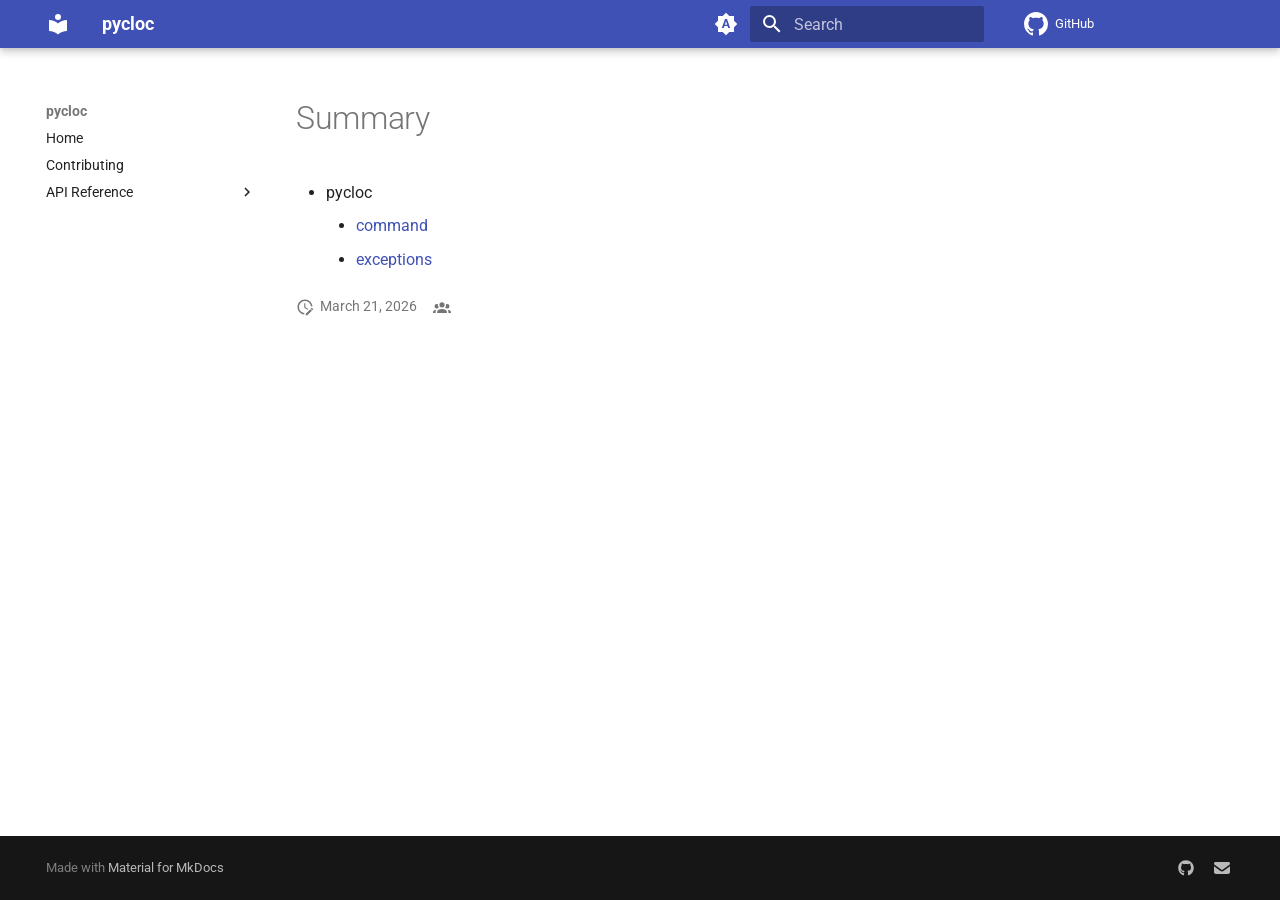
<file: api/summary/index.html>
<!doctype html><html lang=en class=no-js> <head><meta charset=utf-8><meta name=viewport content="width=device-width,initial-scale=1"><meta name=description content="Python wrapper for the cloc CLI tool"><meta name=author content="Ozren Dabić"><link href=https://pycloc.github.io/pycloc/api/summary/ rel=canonical><link rel=icon href=../../assets/images/pycloc.ico><meta name=generator content="mkdocs-1.6.1, mkdocs-material-9.7.6"><title>Summary - pycloc</title><link rel=stylesheet href=../../assets/stylesheets/main.484c7ddc.min.css><link rel=stylesheet href=../../assets/stylesheets/palette.ab4e12ef.min.css><link rel=preconnect href=https://fonts.gstatic.com crossorigin><link rel=stylesheet href="https://fonts.googleapis.com/css?family=Roboto:300,300i,400,400i,700,700i%7CRoboto+Mono:400,400i,700,700i&display=fallback"><style>:root{--md-text-font:"Roboto";--md-code-font:"Roboto Mono"}</style><link rel=stylesheet href=../../assets/_mkdocstrings.css><link rel=stylesheet href=../../css/style.css><script>__md_scope=new URL("../..",location),__md_hash=e=>[...e].reduce(((e,_)=>(e<<5)-e+_.charCodeAt(0)),0),__md_get=(e,_=localStorage,t=__md_scope)=>JSON.parse(_.getItem(t.pathname+"."+e)),__md_set=(e,_,t=localStorage,a=__md_scope)=>{try{t.setItem(a.pathname+"."+e,JSON.stringify(_))}catch(e){}}</script></head> <body dir=ltr data-md-color-scheme=default data-md-color-primary=indigo data-md-color-accent=indigo> <input class=md-toggle data-md-toggle=drawer type=checkbox id=__drawer autocomplete=off> <input class=md-toggle data-md-toggle=search type=checkbox id=__search autocomplete=off> <label class=md-overlay for=__drawer></label> <div data-md-component=skip> </div> <div data-md-component=announce> </div> <header class="md-header md-header--shadow" data-md-component=header> <nav class="md-header__inner md-grid" aria-label=Header> <a href=../.. title=pycloc class="md-header__button md-logo" aria-label=pycloc data-md-component=logo> <svg xmlns=http://www.w3.org/2000/svg viewbox="0 0 24 24"><path d="M12 8a3 3 0 0 0 3-3 3 3 0 0 0-3-3 3 3 0 0 0-3 3 3 3 0 0 0 3 3m0 3.54C9.64 9.35 6.5 8 3 8v11c3.5 0 6.64 1.35 9 3.54 2.36-2.19 5.5-3.54 9-3.54V8c-3.5 0-6.64 1.35-9 3.54"/></svg> </a> <label class="md-header__button md-icon" for=__drawer> <svg xmlns=http://www.w3.org/2000/svg viewbox="0 0 24 24"><path d="M3 6h18v2H3zm0 5h18v2H3zm0 5h18v2H3z"/></svg> </label> <div class=md-header__title data-md-component=header-title> <div class=md-header__ellipsis> <div class=md-header__topic> <span class=md-ellipsis> pycloc </span> </div> <div class=md-header__topic data-md-component=header-topic> <span class=md-ellipsis> Summary </span> </div> </div> </div> <form class=md-header__option data-md-component=palette> <input class=md-option data-md-color-media=(prefers-color-scheme) data-md-color-scheme=default data-md-color-primary=indigo data-md-color-accent=indigo aria-label="Switch to light mode" type=radio name=__palette id=__palette_0> <label class="md-header__button md-icon" title="Switch to light mode" for=__palette_1 hidden> <svg xmlns=http://www.w3.org/2000/svg viewbox="0 0 24 24"><path d="m14.3 16-.7-2h-3.2l-.7 2H7.8L11 7h2l3.2 9zM20 8.69V4h-4.69L12 .69 8.69 4H4v4.69L.69 12 4 15.31V20h4.69L12 23.31 15.31 20H20v-4.69L23.31 12zm-9.15 3.96h2.3L12 9z"/></svg> </label> <input class=md-option data-md-color-media="(prefers-color-scheme: light)" data-md-color-scheme=default data-md-color-primary=indigo data-md-color-accent=indigo aria-label="Switch to dark mode" type=radio name=__palette id=__palette_1> <label class="md-header__button md-icon" title="Switch to dark mode" for=__palette_2 hidden> <svg xmlns=http://www.w3.org/2000/svg viewbox="0 0 24 24"><path d="M12 8a4 4 0 0 0-4 4 4 4 0 0 0 4 4 4 4 0 0 0 4-4 4 4 0 0 0-4-4m0 10a6 6 0 0 1-6-6 6 6 0 0 1 6-6 6 6 0 0 1 6 6 6 6 0 0 1-6 6m8-9.31V4h-4.69L12 .69 8.69 4H4v4.69L.69 12 4 15.31V20h4.69L12 23.31 15.31 20H20v-4.69L23.31 12z"/></svg> </label> <input class=md-option data-md-color-media="(prefers-color-scheme: dark)" data-md-color-scheme=slate data-md-color-primary=indigo data-md-color-accent=indigo aria-label="Switch to system preference" type=radio name=__palette id=__palette_2> <label class="md-header__button md-icon" title="Switch to system preference" for=__palette_0 hidden> <svg xmlns=http://www.w3.org/2000/svg viewbox="0 0 24 24"><path d="M12 18c-.89 0-1.74-.2-2.5-.55C11.56 16.5 13 14.42 13 12s-1.44-4.5-3.5-5.45C10.26 6.2 11.11 6 12 6a6 6 0 0 1 6 6 6 6 0 0 1-6 6m8-9.31V4h-4.69L12 .69 8.69 4H4v4.69L.69 12 4 15.31V20h4.69L12 23.31 15.31 20H20v-4.69L23.31 12z"/></svg> </label> </form> <script>var palette=__md_get("__palette");if(palette&&palette.color){if("(prefers-color-scheme)"===palette.color.media){var media=matchMedia("(prefers-color-scheme: light)"),input=document.querySelector(media.matches?"[data-md-color-media='(prefers-color-scheme: light)']":"[data-md-color-media='(prefers-color-scheme: dark)']");palette.color.media=input.getAttribute("data-md-color-media"),palette.color.scheme=input.getAttribute("data-md-color-scheme"),palette.color.primary=input.getAttribute("data-md-color-primary"),palette.color.accent=input.getAttribute("data-md-color-accent")}for(var[key,value]of Object.entries(palette.color))document.body.setAttribute("data-md-color-"+key,value)}</script> <label class="md-header__button md-icon" for=__search> <svg xmlns=http://www.w3.org/2000/svg viewbox="0 0 24 24"><path d="M9.5 3A6.5 6.5 0 0 1 16 9.5c0 1.61-.59 3.09-1.56 4.23l.27.27h.79l5 5-1.5 1.5-5-5v-.79l-.27-.27A6.52 6.52 0 0 1 9.5 16 6.5 6.5 0 0 1 3 9.5 6.5 6.5 0 0 1 9.5 3m0 2C7 5 5 7 5 9.5S7 14 9.5 14 14 12 14 9.5 12 5 9.5 5"/></svg> </label> <div class=md-search data-md-component=search role=dialog> <label class=md-search__overlay for=__search></label> <div class=md-search__inner role=search> <form class=md-search__form name=search> <input type=text class=md-search__input name=query aria-label=Search placeholder=Search autocapitalize=off autocorrect=off autocomplete=off spellcheck=false data-md-component=search-query required> <label class="md-search__icon md-icon" for=__search> <svg xmlns=http://www.w3.org/2000/svg viewbox="0 0 24 24"><path d="M9.5 3A6.5 6.5 0 0 1 16 9.5c0 1.61-.59 3.09-1.56 4.23l.27.27h.79l5 5-1.5 1.5-5-5v-.79l-.27-.27A6.52 6.52 0 0 1 9.5 16 6.5 6.5 0 0 1 3 9.5 6.5 6.5 0 0 1 9.5 3m0 2C7 5 5 7 5 9.5S7 14 9.5 14 14 12 14 9.5 12 5 9.5 5"/></svg> <svg xmlns=http://www.w3.org/2000/svg viewbox="0 0 24 24"><path d="M20 11v2H8l5.5 5.5-1.42 1.42L4.16 12l7.92-7.92L13.5 5.5 8 11z"/></svg> </label> <nav class=md-search__options aria-label=Search> <button type=reset class="md-search__icon md-icon" title=Clear aria-label=Clear tabindex=-1> <svg xmlns=http://www.w3.org/2000/svg viewbox="0 0 24 24"><path d="M19 6.41 17.59 5 12 10.59 6.41 5 5 6.41 10.59 12 5 17.59 6.41 19 12 13.41 17.59 19 19 17.59 13.41 12z"/></svg> </button> </nav> </form> <div class=md-search__output> <div class=md-search__scrollwrap tabindex=0 data-md-scrollfix> <div class=md-search-result data-md-component=search-result> <div class=md-search-result__meta> Initializing search </div> <ol class=md-search-result__list role=presentation></ol> </div> </div> </div> </div> </div> <div class=md-header__source> <a href=https://github.com/pycloc/pycloc title="Go to repository" class=md-source data-md-component=source> <div class="md-source__icon md-icon"> <svg xmlns=http://www.w3.org/2000/svg viewbox="0 0 16 16"><path d="M8 0c4.42 0 8 3.58 8 8a8.01 8.01 0 0 1-5.45 7.59c-.4.08-.55-.17-.55-.38 0-.27.01-1.13.01-2.2 0-.75-.25-1.23-.54-1.48 1.78-.2 3.65-.88 3.65-3.95 0-.88-.31-1.59-.82-2.15.08-.2.36-1.02-.08-2.12 0 0-.67-.22-2.2.82-.64-.18-1.32-.27-2-.27s-1.36.09-2 .27c-1.53-1.03-2.2-.82-2.2-.82-.44 1.1-.16 1.92-.08 2.12-.51.56-.82 1.28-.82 2.15 0 3.06 1.86 3.75 3.64 3.95-.23.2-.44.55-.51 1.07-.46.21-1.61.55-2.33-.66-.15-.24-.6-.83-1.23-.82-.67.01-.27.38.01.53.34.19.73.9.82 1.13.16.45.68 1.31 2.69.94 0 .67.01 1.3.01 1.49 0 .21-.15.45-.55.38A7.995 7.995 0 0 1 0 8c0-4.42 3.58-8 8-8"/></svg> </div> <div class=md-source__repository> GitHub </div> </a> </div> </nav> </header> <div class=md-container data-md-component=container> <main class=md-main data-md-component=main> <div class="md-main__inner md-grid"> <div class="md-sidebar md-sidebar--primary" data-md-component=sidebar data-md-type=navigation> <div class=md-sidebar__scrollwrap> <div class=md-sidebar__inner> <nav class="md-nav md-nav--primary" aria-label=Navigation data-md-level=0> <label class=md-nav__title for=__drawer> <a href=../.. title=pycloc class="md-nav__button md-logo" aria-label=pycloc data-md-component=logo> <svg xmlns=http://www.w3.org/2000/svg viewbox="0 0 24 24"><path d="M12 8a3 3 0 0 0 3-3 3 3 0 0 0-3-3 3 3 0 0 0-3 3 3 3 0 0 0 3 3m0 3.54C9.64 9.35 6.5 8 3 8v11c3.5 0 6.64 1.35 9 3.54 2.36-2.19 5.5-3.54 9-3.54V8c-3.5 0-6.64 1.35-9 3.54"/></svg> </a> pycloc </label> <div class=md-nav__source> <a href=https://github.com/pycloc/pycloc title="Go to repository" class=md-source data-md-component=source> <div class="md-source__icon md-icon"> <svg xmlns=http://www.w3.org/2000/svg viewbox="0 0 16 16"><path d="M8 0c4.42 0 8 3.58 8 8a8.01 8.01 0 0 1-5.45 7.59c-.4.08-.55-.17-.55-.38 0-.27.01-1.13.01-2.2 0-.75-.25-1.23-.54-1.48 1.78-.2 3.65-.88 3.65-3.95 0-.88-.31-1.59-.82-2.15.08-.2.36-1.02-.08-2.12 0 0-.67-.22-2.2.82-.64-.18-1.32-.27-2-.27s-1.36.09-2 .27c-1.53-1.03-2.2-.82-2.2-.82-.44 1.1-.16 1.92-.08 2.12-.51.56-.82 1.28-.82 2.15 0 3.06 1.86 3.75 3.64 3.95-.23.2-.44.55-.51 1.07-.46.21-1.61.55-2.33-.66-.15-.24-.6-.83-1.23-.82-.67.01-.27.38.01.53.34.19.73.9.82 1.13.16.45.68 1.31 2.69.94 0 .67.01 1.3.01 1.49 0 .21-.15.45-.55.38A7.995 7.995 0 0 1 0 8c0-4.42 3.58-8 8-8"/></svg> </div> <div class=md-source__repository> GitHub </div> </a> </div> <ul class=md-nav__list data-md-scrollfix> <li class=md-nav__item> <a href=../.. class=md-nav__link> <span class=md-ellipsis> Home </span> </a> </li> <li class=md-nav__item> <a href=../../contributing/ class=md-nav__link> <span class=md-ellipsis> Contributing </span> </a> </li> <li class="md-nav__item md-nav__item--nested"> <input class="md-nav__toggle md-toggle " type=checkbox id=__nav_3> <label class=md-nav__link for=__nav_3 id=__nav_3_label tabindex=0> <span class=md-ellipsis> API Reference </span> <span class="md-nav__icon md-icon"></span> </label> <nav class=md-nav data-md-level=1 aria-labelledby=__nav_3_label aria-expanded=false> <label class=md-nav__title for=__nav_3> <span class="md-nav__icon md-icon"></span> API Reference </label> <ul class=md-nav__list data-md-scrollfix> <li class="md-nav__item md-nav__item--nested"> <input class="md-nav__toggle md-toggle " type=checkbox id=__nav_3_1> <label class=md-nav__link for=__nav_3_1 id=__nav_3_1_label tabindex=0> <span class=md-ellipsis> pycloc </span> <span class="md-nav__icon md-icon"></span> </label> <nav class=md-nav data-md-level=2 aria-labelledby=__nav_3_1_label aria-expanded=false> <label class=md-nav__title for=__nav_3_1> <span class="md-nav__icon md-icon"></span> pycloc </label> <ul class=md-nav__list data-md-scrollfix> <li class=md-nav__item> <a href=../pycloc/command/ class=md-nav__link> <span class=md-ellipsis> command </span> </a> </li> <li class=md-nav__item> <a href=../pycloc/exceptions/ class=md-nav__link> <span class=md-ellipsis> exceptions </span> </a> </li> </ul> </nav> </li> </ul> </nav> </li> </ul> </nav> </div> </div> </div> <div class="md-sidebar md-sidebar--secondary" data-md-component=sidebar data-md-type=toc> <div class=md-sidebar__scrollwrap> <div class=md-sidebar__inner> <nav class="md-nav md-nav--secondary" aria-label="Table of contents"> </nav> </div> </div> </div> <div class=md-content data-md-component=content> <article class="md-content__inner md-typeset"> <h1>Summary</h1> <ul> <li>pycloc<ul> <li><a href=../pycloc/command/ >command</a></li> <li><a href=../pycloc/exceptions/ >exceptions</a></li> </ul> </li> </ul> <aside class=md-source-file> <span class=md-source-file__fact> <span class=md-icon title="Last update"> <svg xmlns=http://www.w3.org/2000/svg viewbox="0 0 24 24"><path d="M21 13.1c-.1 0-.3.1-.4.2l-1 1 2.1 2.1 1-1c.2-.2.2-.6 0-.8l-1.3-1.3c-.1-.1-.2-.2-.4-.2m-1.9 1.8-6.1 6V23h2.1l6.1-6.1zM12.5 7v5.2l4 2.4-1 1L11 13V7zM11 21.9c-5.1-.5-9-4.8-9-9.9C2 6.5 6.5 2 12 2c5.3 0 9.6 4.1 10 9.3-.3-.1-.6-.2-1-.2s-.7.1-1 .2C19.6 7.2 16.2 4 12 4c-4.4 0-8 3.6-8 8 0 4.1 3.1 7.5 7.1 7.9l-.1.2z"/></svg> </span> <span class="git-revision-date-localized-plugin git-revision-date-localized-plugin-date" title="March 21, 2026 13:28:59 UTC">March 21, 2026</span> </span> <span class=md-source-file__fact> <span class=md-icon title=Contributors> <svg xmlns=http://www.w3.org/2000/svg viewbox="0 0 24 24"><path d="M12 5.5A3.5 3.5 0 0 1 15.5 9a3.5 3.5 0 0 1-3.5 3.5A3.5 3.5 0 0 1 8.5 9 3.5 3.5 0 0 1 12 5.5M5 8c.56 0 1.08.15 1.53.42-.15 1.43.27 2.85 1.13 3.96C7.16 13.34 6.16 14 5 14a3 3 0 0 1-3-3 3 3 0 0 1 3-3m14 0a3 3 0 0 1 3 3 3 3 0 0 1-3 3c-1.16 0-2.16-.66-2.66-1.62a5.54 5.54 0 0 0 1.13-3.96c.45-.27.97-.42 1.53-.42M5.5 18.25c0-2.07 2.91-3.75 6.5-3.75s6.5 1.68 6.5 3.75V20h-13zM0 20v-1.5c0-1.39 1.89-2.56 4.45-2.9-.59.68-.95 1.62-.95 2.65V20zm24 0h-3.5v-1.75c0-1.03-.36-1.97-.95-2.65 2.56.34 4.45 1.51 4.45 2.9z"/></svg> </span> <nav> </nav> </span> </aside> </article> </div> <script>var target=document.getElementById(location.hash.slice(1));target&&target.name&&(target.checked=target.name.startsWith("__tabbed_"))</script> </div> </main> <footer class=md-footer> <div class="md-footer-meta md-typeset"> <div class="md-footer-meta__inner md-grid"> <div class=md-copyright> Made with <a href=https://squidfunk.github.io/mkdocs-material/ target=_blank rel=noopener> Material for MkDocs </a> </div> <div class=md-social> <a href=https://github.com/PyCLOC target=_blank rel=noopener title="CLOC GitHub Organisation" class=md-social__link> <svg xmlns=http://www.w3.org/2000/svg viewbox="0 0 512 512"><!-- Font Awesome Free 7.1.0 by @fontawesome - https://fontawesome.com License - https://fontawesome.com/license/free (Icons: CC BY 4.0, Fonts: SIL OFL 1.1, Code: MIT License) Copyright 2025 Fonticons, Inc.--><path d="M173.9 397.4c0 2-2.3 3.6-5.2 3.6-3.3.3-5.6-1.3-5.6-3.6 0-2 2.3-3.6 5.2-3.6 3-.3 5.6 1.3 5.6 3.6m-31.1-4.5c-.7 2 1.3 4.3 4.3 4.9 2.6 1 5.6 0 6.2-2s-1.3-4.3-4.3-5.2c-2.6-.7-5.5.3-6.2 2.3m44.2-1.7c-2.9.7-4.9 2.6-4.6 4.9.3 2 2.9 3.3 5.9 2.6 2.9-.7 4.9-2.6 4.6-4.6-.3-1.9-3-3.2-5.9-2.9M252.8 8C114.1 8 8 113.3 8 252c0 110.9 69.8 205.8 169.5 239.2 12.8 2.3 17.3-5.6 17.3-12.1 0-6.2-.3-40.4-.3-61.4 0 0-70 15-84.7-29.8 0 0-11.4-29.1-27.8-36.6 0 0-22.9-15.7 1.6-15.4 0 0 24.9 2 38.6 25.8 21.9 38.6 58.6 27.5 72.9 20.9 2.3-16 8.8-27.1 16-33.7-55.9-6.2-112.3-14.3-112.3-110.5 0-27.5 7.6-41.3 23.6-58.9-2.6-6.5-11.1-33.3 2.6-67.9 20.9-6.5 69 27 69 27 20-5.6 41.5-8.5 62.8-8.5s42.8 2.9 62.8 8.5c0 0 48.1-33.6 69-27 13.7 34.7 5.2 61.4 2.6 67.9 16 17.7 25.8 31.5 25.8 58.9 0 96.5-58.9 104.2-114.8 110.5 9.2 7.9 17 22.9 17 46.4 0 33.7-.3 75.4-.3 83.6 0 6.5 4.6 14.4 17.3 12.1C436.2 457.8 504 362.9 504 252 504 113.3 391.5 8 252.8 8M105.2 352.9c-1.3 1-1 3.3.7 5.2 1.6 1.6 3.9 2.3 5.2 1 1.3-1 1-3.3-.7-5.2-1.6-1.6-3.9-2.3-5.2-1m-10.8-8.1c-.7 1.3.3 2.9 2.3 3.9 1.6 1 3.6.7 4.3-.7.7-1.3-.3-2.9-2.3-3.9-2-.6-3.6-.3-4.3.7m32.4 35.6c-1.6 1.3-1 4.3 1.3 6.2 2.3 2.3 5.2 2.6 6.5 1 1.3-1.3.7-4.3-1.3-6.2-2.2-2.3-5.2-2.6-6.5-1m-11.4-14.7c-1.6 1-1.6 3.6 0 5.9s4.3 3.3 5.6 2.3c1.6-1.3 1.6-3.9 0-6.2-1.4-2.3-4-3.3-5.6-2"/></svg> </a> <a href=mailto:pycloc.maintainers@gmail.com target=_blank rel=noopener title="Email the team" class=md-social__link> <svg xmlns=http://www.w3.org/2000/svg viewbox="0 0 512 512"><!-- Font Awesome Free 7.1.0 by @fontawesome - https://fontawesome.com License - https://fontawesome.com/license/free (Icons: CC BY 4.0, Fonts: SIL OFL 1.1, Code: MIT License) Copyright 2025 Fonticons, Inc.--><path d="M48 64C21.5 64 0 85.5 0 112c0 15.1 7.1 29.3 19.2 38.4l208 156a48 48 0 0 0 57.6 0l208-156c12.1-9.1 19.2-23.3 19.2-38.4 0-26.5-21.5-48-48-48zM0 196v188c0 35.3 28.7 64 64 64h384c35.3 0 64-28.7 64-64V196L313.6 344.8c-34.1 25.6-81.1 25.6-115.2 0z"/></svg> </a> </div> </div> </div> </footer> </div> <div class=md-dialog data-md-component=dialog> <div class="md-dialog__inner md-typeset"></div> </div> <script id=__config type=application/json>{"annotate": null, "base": "../..", "features": ["content.action.edit", "content.action.view", "content.code.annotate", "content.code.copy"], "search": "../../assets/javascripts/workers/search.2c215733.min.js", "tags": null, "translations": {"clipboard.copied": "Copied to clipboard", "clipboard.copy": "Copy to clipboard", "search.result.more.one": "1 more on this page", "search.result.more.other": "# more on this page", "search.result.none": "No matching documents", "search.result.one": "1 matching document", "search.result.other": "# matching documents", "search.result.placeholder": "Type to start searching", "search.result.term.missing": "Missing", "select.version": "Select version"}, "version": null}</script> <script src=../../assets/javascripts/bundle.79ae519e.min.js></script> <script src=../../js/open_in_new_tab.js></script> </body> </html>
</file>
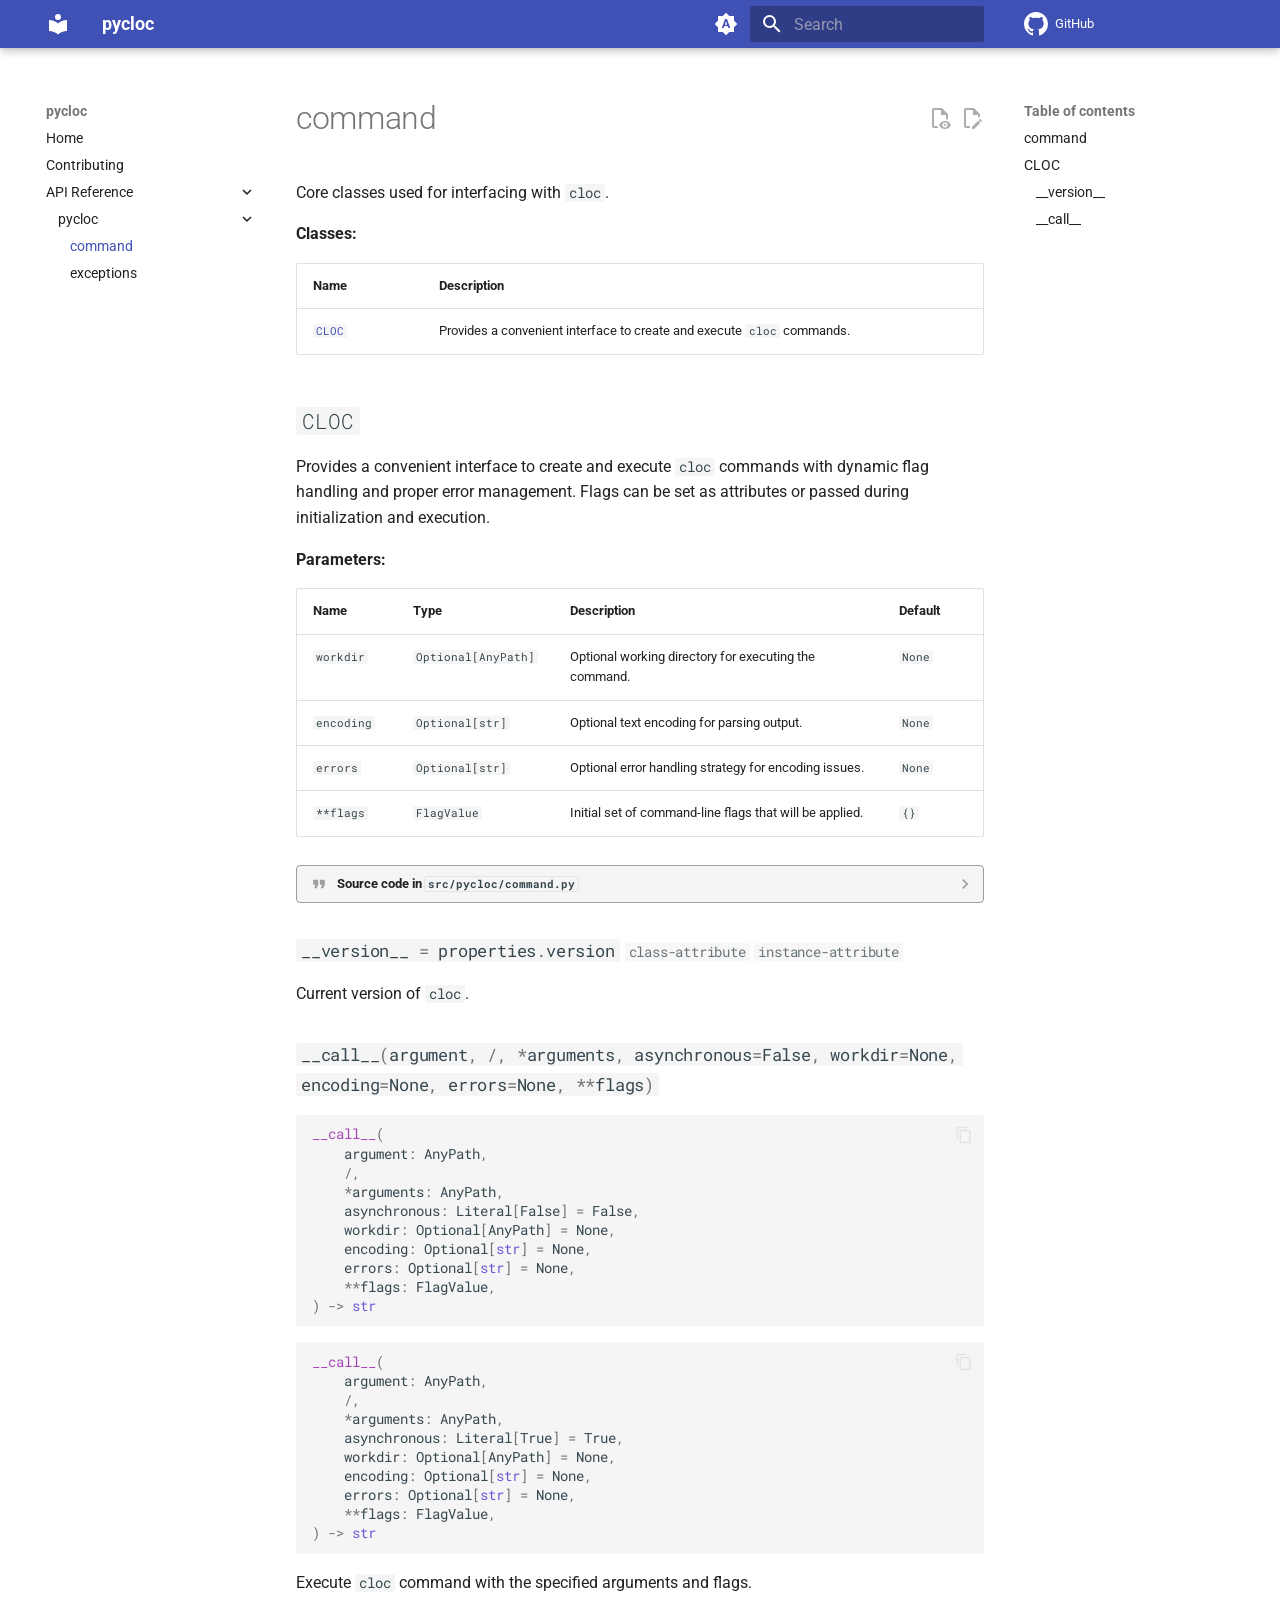
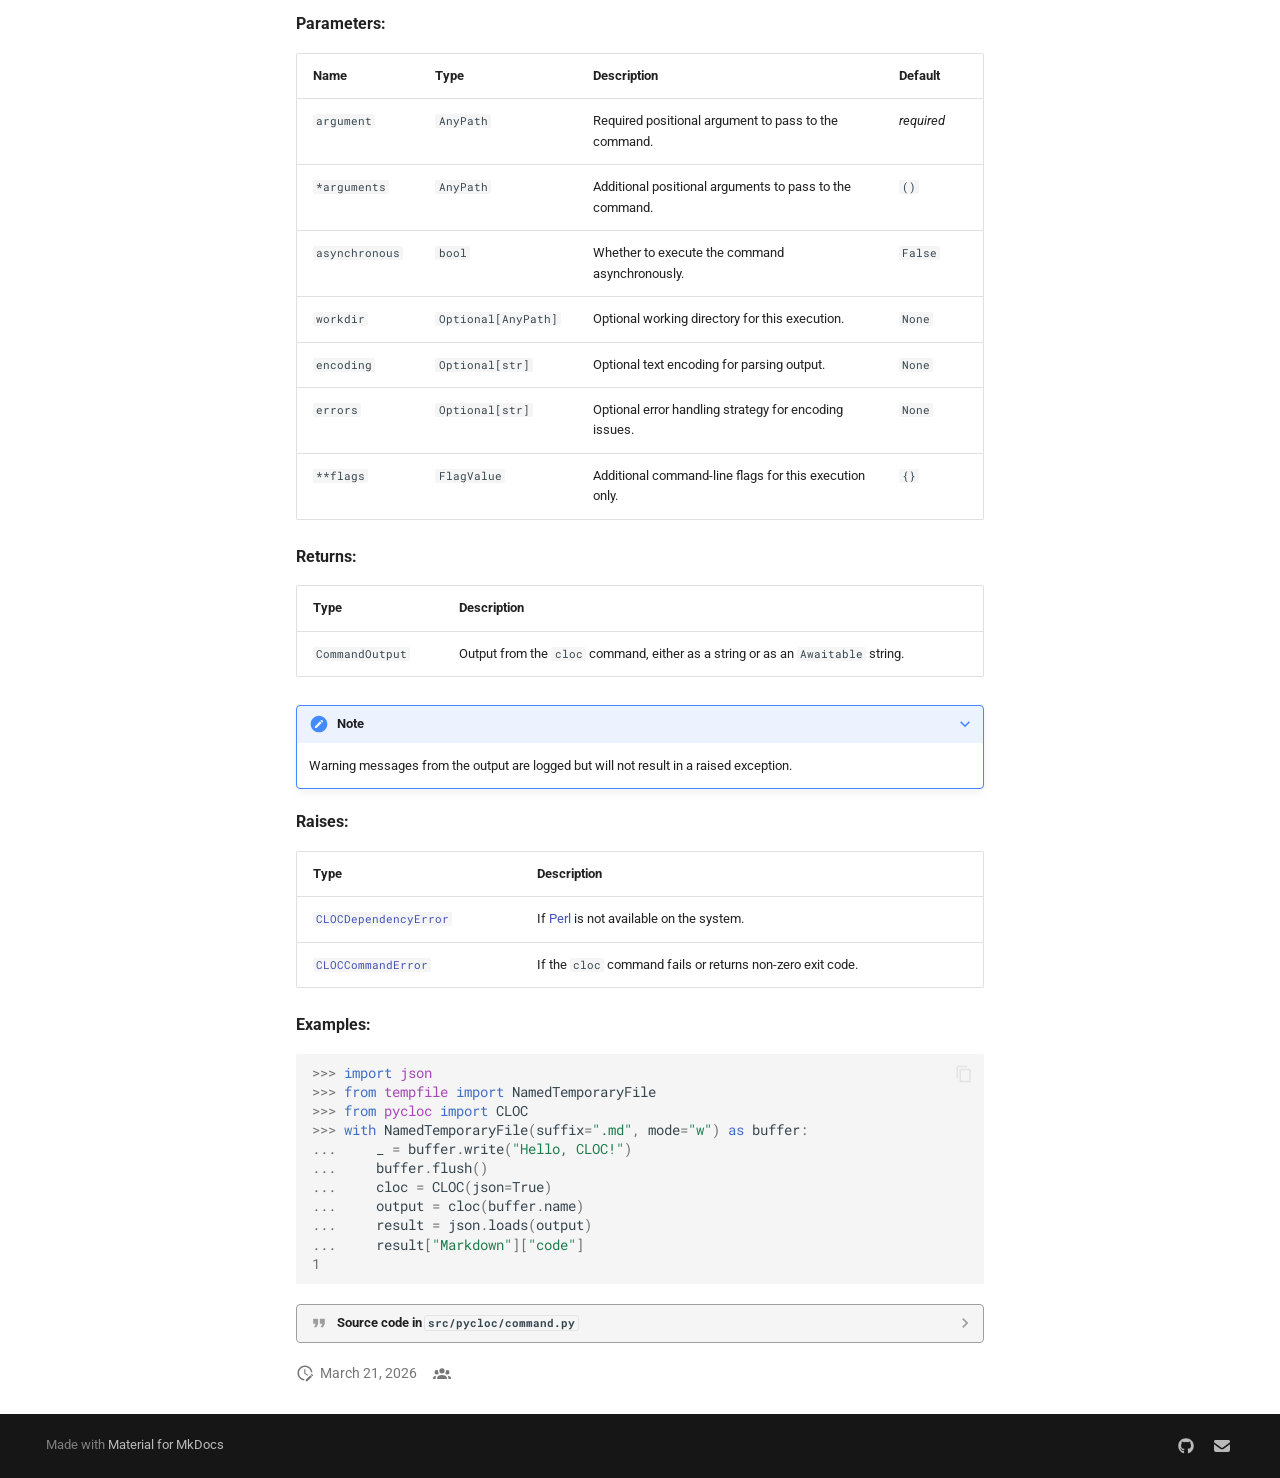
<file: api/pycloc/command/index.html>
<!doctype html><html lang=en class=no-js> <head><meta charset=utf-8><meta name=viewport content="width=device-width,initial-scale=1"><meta name=description content="Python wrapper for the cloc CLI tool"><meta name=author content="Ozren Dabić"><link href=https://pycloc.github.io/pycloc/api/pycloc/command/ rel=canonical><link href=../../../contributing/ rel=prev><link href=../exceptions/ rel=next><link rel=icon href=../../../assets/images/pycloc.ico><meta name=generator content="mkdocs-1.6.1, mkdocs-material-9.7.6"><title>command - pycloc</title><link rel=stylesheet href=../../../assets/stylesheets/main.484c7ddc.min.css><link rel=stylesheet href=../../../assets/stylesheets/palette.ab4e12ef.min.css><link rel=preconnect href=https://fonts.gstatic.com crossorigin><link rel=stylesheet href="https://fonts.googleapis.com/css?family=Roboto:300,300i,400,400i,700,700i%7CRoboto+Mono:400,400i,700,700i&display=fallback"><style>:root{--md-text-font:"Roboto";--md-code-font:"Roboto Mono"}</style><link rel=stylesheet href=../../../assets/_mkdocstrings.css><link rel=stylesheet href=../../../css/style.css><script>__md_scope=new URL("../../..",location),__md_hash=e=>[...e].reduce(((e,_)=>(e<<5)-e+_.charCodeAt(0)),0),__md_get=(e,_=localStorage,t=__md_scope)=>JSON.parse(_.getItem(t.pathname+"."+e)),__md_set=(e,_,t=localStorage,a=__md_scope)=>{try{t.setItem(a.pathname+"."+e,JSON.stringify(_))}catch(e){}}</script></head> <body dir=ltr data-md-color-scheme=default data-md-color-primary=indigo data-md-color-accent=indigo> <input class=md-toggle data-md-toggle=drawer type=checkbox id=__drawer autocomplete=off> <input class=md-toggle data-md-toggle=search type=checkbox id=__search autocomplete=off> <label class=md-overlay for=__drawer></label> <div data-md-component=skip> <a href=#pycloc.command class=md-skip> Skip to content </a> </div> <div data-md-component=announce> </div> <header class="md-header md-header--shadow" data-md-component=header> <nav class="md-header__inner md-grid" aria-label=Header> <a href=../../.. title=pycloc class="md-header__button md-logo" aria-label=pycloc data-md-component=logo> <svg xmlns=http://www.w3.org/2000/svg viewbox="0 0 24 24"><path d="M12 8a3 3 0 0 0 3-3 3 3 0 0 0-3-3 3 3 0 0 0-3 3 3 3 0 0 0 3 3m0 3.54C9.64 9.35 6.5 8 3 8v11c3.5 0 6.64 1.35 9 3.54 2.36-2.19 5.5-3.54 9-3.54V8c-3.5 0-6.64 1.35-9 3.54"/></svg> </a> <label class="md-header__button md-icon" for=__drawer> <svg xmlns=http://www.w3.org/2000/svg viewbox="0 0 24 24"><path d="M3 6h18v2H3zm0 5h18v2H3zm0 5h18v2H3z"/></svg> </label> <div class=md-header__title data-md-component=header-title> <div class=md-header__ellipsis> <div class=md-header__topic> <span class=md-ellipsis> pycloc </span> </div> <div class=md-header__topic data-md-component=header-topic> <span class=md-ellipsis> command </span> </div> </div> </div> <form class=md-header__option data-md-component=palette> <input class=md-option data-md-color-media=(prefers-color-scheme) data-md-color-scheme=default data-md-color-primary=indigo data-md-color-accent=indigo aria-label="Switch to light mode" type=radio name=__palette id=__palette_0> <label class="md-header__button md-icon" title="Switch to light mode" for=__palette_1 hidden> <svg xmlns=http://www.w3.org/2000/svg viewbox="0 0 24 24"><path d="m14.3 16-.7-2h-3.2l-.7 2H7.8L11 7h2l3.2 9zM20 8.69V4h-4.69L12 .69 8.69 4H4v4.69L.69 12 4 15.31V20h4.69L12 23.31 15.31 20H20v-4.69L23.31 12zm-9.15 3.96h2.3L12 9z"/></svg> </label> <input class=md-option data-md-color-media="(prefers-color-scheme: light)" data-md-color-scheme=default data-md-color-primary=indigo data-md-color-accent=indigo aria-label="Switch to dark mode" type=radio name=__palette id=__palette_1> <label class="md-header__button md-icon" title="Switch to dark mode" for=__palette_2 hidden> <svg xmlns=http://www.w3.org/2000/svg viewbox="0 0 24 24"><path d="M12 8a4 4 0 0 0-4 4 4 4 0 0 0 4 4 4 4 0 0 0 4-4 4 4 0 0 0-4-4m0 10a6 6 0 0 1-6-6 6 6 0 0 1 6-6 6 6 0 0 1 6 6 6 6 0 0 1-6 6m8-9.31V4h-4.69L12 .69 8.69 4H4v4.69L.69 12 4 15.31V20h4.69L12 23.31 15.31 20H20v-4.69L23.31 12z"/></svg> </label> <input class=md-option data-md-color-media="(prefers-color-scheme: dark)" data-md-color-scheme=slate data-md-color-primary=indigo data-md-color-accent=indigo aria-label="Switch to system preference" type=radio name=__palette id=__palette_2> <label class="md-header__button md-icon" title="Switch to system preference" for=__palette_0 hidden> <svg xmlns=http://www.w3.org/2000/svg viewbox="0 0 24 24"><path d="M12 18c-.89 0-1.74-.2-2.5-.55C11.56 16.5 13 14.42 13 12s-1.44-4.5-3.5-5.45C10.26 6.2 11.11 6 12 6a6 6 0 0 1 6 6 6 6 0 0 1-6 6m8-9.31V4h-4.69L12 .69 8.69 4H4v4.69L.69 12 4 15.31V20h4.69L12 23.31 15.31 20H20v-4.69L23.31 12z"/></svg> </label> </form> <script>var palette=__md_get("__palette");if(palette&&palette.color){if("(prefers-color-scheme)"===palette.color.media){var media=matchMedia("(prefers-color-scheme: light)"),input=document.querySelector(media.matches?"[data-md-color-media='(prefers-color-scheme: light)']":"[data-md-color-media='(prefers-color-scheme: dark)']");palette.color.media=input.getAttribute("data-md-color-media"),palette.color.scheme=input.getAttribute("data-md-color-scheme"),palette.color.primary=input.getAttribute("data-md-color-primary"),palette.color.accent=input.getAttribute("data-md-color-accent")}for(var[key,value]of Object.entries(palette.color))document.body.setAttribute("data-md-color-"+key,value)}</script> <label class="md-header__button md-icon" for=__search> <svg xmlns=http://www.w3.org/2000/svg viewbox="0 0 24 24"><path d="M9.5 3A6.5 6.5 0 0 1 16 9.5c0 1.61-.59 3.09-1.56 4.23l.27.27h.79l5 5-1.5 1.5-5-5v-.79l-.27-.27A6.52 6.52 0 0 1 9.5 16 6.5 6.5 0 0 1 3 9.5 6.5 6.5 0 0 1 9.5 3m0 2C7 5 5 7 5 9.5S7 14 9.5 14 14 12 14 9.5 12 5 9.5 5"/></svg> </label> <div class=md-search data-md-component=search role=dialog> <label class=md-search__overlay for=__search></label> <div class=md-search__inner role=search> <form class=md-search__form name=search> <input type=text class=md-search__input name=query aria-label=Search placeholder=Search autocapitalize=off autocorrect=off autocomplete=off spellcheck=false data-md-component=search-query required> <label class="md-search__icon md-icon" for=__search> <svg xmlns=http://www.w3.org/2000/svg viewbox="0 0 24 24"><path d="M9.5 3A6.5 6.5 0 0 1 16 9.5c0 1.61-.59 3.09-1.56 4.23l.27.27h.79l5 5-1.5 1.5-5-5v-.79l-.27-.27A6.52 6.52 0 0 1 9.5 16 6.5 6.5 0 0 1 3 9.5 6.5 6.5 0 0 1 9.5 3m0 2C7 5 5 7 5 9.5S7 14 9.5 14 14 12 14 9.5 12 5 9.5 5"/></svg> <svg xmlns=http://www.w3.org/2000/svg viewbox="0 0 24 24"><path d="M20 11v2H8l5.5 5.5-1.42 1.42L4.16 12l7.92-7.92L13.5 5.5 8 11z"/></svg> </label> <nav class=md-search__options aria-label=Search> <button type=reset class="md-search__icon md-icon" title=Clear aria-label=Clear tabindex=-1> <svg xmlns=http://www.w3.org/2000/svg viewbox="0 0 24 24"><path d="M19 6.41 17.59 5 12 10.59 6.41 5 5 6.41 10.59 12 5 17.59 6.41 19 12 13.41 17.59 19 19 17.59 13.41 12z"/></svg> </button> </nav> </form> <div class=md-search__output> <div class=md-search__scrollwrap tabindex=0 data-md-scrollfix> <div class=md-search-result data-md-component=search-result> <div class=md-search-result__meta> Initializing search </div> <ol class=md-search-result__list role=presentation></ol> </div> </div> </div> </div> </div> <div class=md-header__source> <a href=https://github.com/pycloc/pycloc title="Go to repository" class=md-source data-md-component=source> <div class="md-source__icon md-icon"> <svg xmlns=http://www.w3.org/2000/svg viewbox="0 0 16 16"><path d="M8 0c4.42 0 8 3.58 8 8a8.01 8.01 0 0 1-5.45 7.59c-.4.08-.55-.17-.55-.38 0-.27.01-1.13.01-2.2 0-.75-.25-1.23-.54-1.48 1.78-.2 3.65-.88 3.65-3.95 0-.88-.31-1.59-.82-2.15.08-.2.36-1.02-.08-2.12 0 0-.67-.22-2.2.82-.64-.18-1.32-.27-2-.27s-1.36.09-2 .27c-1.53-1.03-2.2-.82-2.2-.82-.44 1.1-.16 1.92-.08 2.12-.51.56-.82 1.28-.82 2.15 0 3.06 1.86 3.75 3.64 3.95-.23.2-.44.55-.51 1.07-.46.21-1.61.55-2.33-.66-.15-.24-.6-.83-1.23-.82-.67.01-.27.38.01.53.34.19.73.9.82 1.13.16.45.68 1.31 2.69.94 0 .67.01 1.3.01 1.49 0 .21-.15.45-.55.38A7.995 7.995 0 0 1 0 8c0-4.42 3.58-8 8-8"/></svg> </div> <div class=md-source__repository> GitHub </div> </a> </div> </nav> </header> <div class=md-container data-md-component=container> <main class=md-main data-md-component=main> <div class="md-main__inner md-grid"> <div class="md-sidebar md-sidebar--primary" data-md-component=sidebar data-md-type=navigation> <div class=md-sidebar__scrollwrap> <div class=md-sidebar__inner> <nav class="md-nav md-nav--primary" aria-label=Navigation data-md-level=0> <label class=md-nav__title for=__drawer> <a href=../../.. title=pycloc class="md-nav__button md-logo" aria-label=pycloc data-md-component=logo> <svg xmlns=http://www.w3.org/2000/svg viewbox="0 0 24 24"><path d="M12 8a3 3 0 0 0 3-3 3 3 0 0 0-3-3 3 3 0 0 0-3 3 3 3 0 0 0 3 3m0 3.54C9.64 9.35 6.5 8 3 8v11c3.5 0 6.64 1.35 9 3.54 2.36-2.19 5.5-3.54 9-3.54V8c-3.5 0-6.64 1.35-9 3.54"/></svg> </a> pycloc </label> <div class=md-nav__source> <a href=https://github.com/pycloc/pycloc title="Go to repository" class=md-source data-md-component=source> <div class="md-source__icon md-icon"> <svg xmlns=http://www.w3.org/2000/svg viewbox="0 0 16 16"><path d="M8 0c4.42 0 8 3.58 8 8a8.01 8.01 0 0 1-5.45 7.59c-.4.08-.55-.17-.55-.38 0-.27.01-1.13.01-2.2 0-.75-.25-1.23-.54-1.48 1.78-.2 3.65-.88 3.65-3.95 0-.88-.31-1.59-.82-2.15.08-.2.36-1.02-.08-2.12 0 0-.67-.22-2.2.82-.64-.18-1.32-.27-2-.27s-1.36.09-2 .27c-1.53-1.03-2.2-.82-2.2-.82-.44 1.1-.16 1.92-.08 2.12-.51.56-.82 1.28-.82 2.15 0 3.06 1.86 3.75 3.64 3.95-.23.2-.44.55-.51 1.07-.46.21-1.61.55-2.33-.66-.15-.24-.6-.83-1.23-.82-.67.01-.27.38.01.53.34.19.73.9.82 1.13.16.45.68 1.31 2.69.94 0 .67.01 1.3.01 1.49 0 .21-.15.45-.55.38A7.995 7.995 0 0 1 0 8c0-4.42 3.58-8 8-8"/></svg> </div> <div class=md-source__repository> GitHub </div> </a> </div> <ul class=md-nav__list data-md-scrollfix> <li class=md-nav__item> <a href=../../.. class=md-nav__link> <span class=md-ellipsis> Home </span> </a> </li> <li class=md-nav__item> <a href=../../../contributing/ class=md-nav__link> <span class=md-ellipsis> Contributing </span> </a> </li> <li class="md-nav__item md-nav__item--active md-nav__item--nested"> <input class="md-nav__toggle md-toggle " type=checkbox id=__nav_3 checked> <label class=md-nav__link for=__nav_3 id=__nav_3_label tabindex=0> <span class=md-ellipsis> API Reference </span> <span class="md-nav__icon md-icon"></span> </label> <nav class=md-nav data-md-level=1 aria-labelledby=__nav_3_label aria-expanded=true> <label class=md-nav__title for=__nav_3> <span class="md-nav__icon md-icon"></span> API Reference </label> <ul class=md-nav__list data-md-scrollfix> <li class="md-nav__item md-nav__item--active md-nav__item--nested"> <input class="md-nav__toggle md-toggle " type=checkbox id=__nav_3_1 checked> <label class=md-nav__link for=__nav_3_1 id=__nav_3_1_label tabindex=0> <span class=md-ellipsis> pycloc </span> <span class="md-nav__icon md-icon"></span> </label> <nav class=md-nav data-md-level=2 aria-labelledby=__nav_3_1_label aria-expanded=true> <label class=md-nav__title for=__nav_3_1> <span class="md-nav__icon md-icon"></span> pycloc </label> <ul class=md-nav__list data-md-scrollfix> <li class="md-nav__item md-nav__item--active"> <input class="md-nav__toggle md-toggle" type=checkbox id=__toc> <label class="md-nav__link md-nav__link--active" for=__toc> <span class=md-ellipsis> command </span> <span class="md-nav__icon md-icon"></span> </label> <a href=./ class="md-nav__link md-nav__link--active"> <span class=md-ellipsis> command </span> </a> <nav class="md-nav md-nav--secondary" aria-label="Table of contents"> <label class=md-nav__title for=__toc> <span class="md-nav__icon md-icon"></span> Table of contents </label> <ul class=md-nav__list data-md-component=toc data-md-scrollfix> <li class=md-nav__item> <a href=#pycloc.command class=md-nav__link> <span class=md-ellipsis> command </span> </a> </li> <li class=md-nav__item> <a href=#pycloc.command.CLOC class=md-nav__link> <span class=md-ellipsis> CLOC </span> </a> <nav class=md-nav aria-label=CLOC> <ul class=md-nav__list> <li class=md-nav__item> <a href=#pycloc.command.CLOC.__version__ class=md-nav__link> <span class=md-ellipsis> __version__ </span> </a> </li> <li class=md-nav__item> <a href=#pycloc.command.CLOC.__call__ class=md-nav__link> <span class=md-ellipsis> __call__ </span> </a> </li> </ul> </nav> </li> </ul> </nav> </li> <li class=md-nav__item> <a href=../exceptions/ class=md-nav__link> <span class=md-ellipsis> exceptions </span> </a> </li> </ul> </nav> </li> </ul> </nav> </li> </ul> </nav> </div> </div> </div> <div class="md-sidebar md-sidebar--secondary" data-md-component=sidebar data-md-type=toc> <div class=md-sidebar__scrollwrap> <div class=md-sidebar__inner> <nav class="md-nav md-nav--secondary" aria-label="Table of contents"> <label class=md-nav__title for=__toc> <span class="md-nav__icon md-icon"></span> Table of contents </label> <ul class=md-nav__list data-md-component=toc data-md-scrollfix> <li class=md-nav__item> <a href=#pycloc.command class=md-nav__link> <span class=md-ellipsis> command </span> </a> </li> <li class=md-nav__item> <a href=#pycloc.command.CLOC class=md-nav__link> <span class=md-ellipsis> CLOC </span> </a> <nav class=md-nav aria-label=CLOC> <ul class=md-nav__list> <li class=md-nav__item> <a href=#pycloc.command.CLOC.__version__ class=md-nav__link> <span class=md-ellipsis> __version__ </span> </a> </li> <li class=md-nav__item> <a href=#pycloc.command.CLOC.__call__ class=md-nav__link> <span class=md-ellipsis> __call__ </span> </a> </li> </ul> </nav> </li> </ul> </nav> </div> </div> </div> <div class=md-content data-md-component=content> <article class="md-content__inner md-typeset"> <a href=https://github.com/home/runner/work/pycloc/pycloc/src/pycloc/command.py title="Edit this page" class="md-content__button md-icon" rel=edit> <svg xmlns=http://www.w3.org/2000/svg viewbox="0 0 24 24"><path d="M10 20H6V4h7v5h5v3.1l2-2V8l-6-6H6c-1.1 0-2 .9-2 2v16c0 1.1.9 2 2 2h4zm10.2-7c.1 0 .3.1.4.2l1.3 1.3c.2.2.2.6 0 .8l-1 1-2.1-2.1 1-1c.1-.1.2-.2.4-.2m0 3.9L14.1 23H12v-2.1l6.1-6.1z"/></svg> </a> <a href=https://github.com/home/runner/work/pycloc/pycloc/src/pycloc/command.py title="View source of this page" class="md-content__button md-icon"> <svg xmlns=http://www.w3.org/2000/svg viewbox="0 0 24 24"><path d="M17 18c.56 0 1 .44 1 1s-.44 1-1 1-1-.44-1-1 .44-1 1-1m0-3c-2.73 0-5.06 1.66-6 4 .94 2.34 3.27 4 6 4s5.06-1.66 6-4c-.94-2.34-3.27-4-6-4m0 6.5a2.5 2.5 0 0 1-2.5-2.5 2.5 2.5 0 0 1 2.5-2.5 2.5 2.5 0 0 1 2.5 2.5 2.5 2.5 0 0 1-2.5 2.5M9.27 20H6V4h7v5h5v4.07c.7.08 1.36.25 2 .49V8l-6-6H6a2 2 0 0 0-2 2v16a2 2 0 0 0 2 2h4.5a8.2 8.2 0 0 1-1.23-2"/></svg> </a> <h1>command</h1> <div class="doc doc-object doc-module"> <a id=pycloc.command></a> <div class="doc doc-contents first"> <p>Core classes used for interfacing with <code>cloc</code>.</p> <p><span class=doc-section-title>Classes:</span></p> <table> <thead> <tr> <th>Name</th> <th>Description</th> </tr> </thead> <tbody> <tr class=doc-section-item> <td><code><a class="autorefs autorefs-internal" title="CLOC (pycloc.command.CLOC)" href=#pycloc.command.CLOC>CLOC</a></code></td> <td> <div class=doc-md-description> <p>Provides a convenient interface to create and execute <code>cloc</code> commands.</p> </div> </td> </tr> </tbody> </table> <div class="doc doc-children"> <div class="doc doc-object doc-class"> <h2 id=pycloc.command.CLOC class="doc doc-heading"> <code>CLOC</code> <a href=#pycloc.command.CLOC class=headerlink title="Permanent link">#</a></h2> <div class="doc doc-contents "> <p>Provides a convenient interface to create and execute <code>cloc</code> commands with dynamic flag handling and proper error management. Flags can be set as attributes or passed during initialization and execution.</p> <p><span class=doc-section-title>Parameters:</span></p> <table> <thead> <tr> <th>Name</th> <th>Type</th> <th>Description</th> <th>Default</th> </tr> </thead> <tbody> <tr class=doc-section-item> <td> <code>workdir</code> </td> <td> <code><span title=typing.Optional>Optional</span>[<span title=pycloc._aliases.AnyPath>AnyPath</span>]</code> </td> <td> <div class=doc-md-description> <p>Optional working directory for executing the command.</p> </div> </td> <td> <code>None</code> </td> </tr> <tr class=doc-section-item> <td> <code>encoding</code> </td> <td> <code><span title=typing.Optional>Optional</span>[<span title=str>str</span>]</code> </td> <td> <div class=doc-md-description> <p>Optional text encoding for parsing output.</p> </div> </td> <td> <code>None</code> </td> </tr> <tr class=doc-section-item> <td> <code>errors</code> </td> <td> <code><span title=typing.Optional>Optional</span>[<span title=str>str</span>]</code> </td> <td> <div class=doc-md-description> <p>Optional error handling strategy for encoding issues.</p> </div> </td> <td> <code>None</code> </td> </tr> <tr class=doc-section-item> <td> <code>**flags</code> </td> <td> <code><span title=pycloc._aliases.FlagValue>FlagValue</span></code> </td> <td> <div class=doc-md-description> <p>Initial set of command-line flags that will be applied.</p> </div> </td> <td> <code>{}</code> </td> </tr> </tbody> </table> <details class=quote> <summary>Source code in <code>src/pycloc/command.py</code></summary> <div class="language-python highlight"><table class=highlighttable><tr><td class=linenos><div class=linenodiv><pre><span></span><span class=normal><a href=#__codelineno-0-21> 21</a></span>
<span class=normal><a href=#__codelineno-0-22> 22</a></span>
<span class=normal><a href=#__codelineno-0-23> 23</a></span>
<span class=normal><a href=#__codelineno-0-24> 24</a></span>
<span class=normal><a href=#__codelineno-0-25> 25</a></span>
<span class=normal><a href=#__codelineno-0-26> 26</a></span>
<span class=normal><a href=#__codelineno-0-27> 27</a></span>
<span class=normal><a href=#__codelineno-0-28> 28</a></span>
<span class=normal><a href=#__codelineno-0-29> 29</a></span>
<span class=normal><a href=#__codelineno-0-30> 30</a></span>
<span class=normal><a href=#__codelineno-0-31> 31</a></span>
<span class=normal><a href=#__codelineno-0-32> 32</a></span>
<span class=normal><a href=#__codelineno-0-33> 33</a></span>
<span class=normal><a href=#__codelineno-0-34> 34</a></span>
<span class=normal><a href=#__codelineno-0-35> 35</a></span>
<span class=normal><a href=#__codelineno-0-36> 36</a></span>
<span class=normal><a href=#__codelineno-0-37> 37</a></span>
<span class=normal><a href=#__codelineno-0-38> 38</a></span>
<span class=normal><a href=#__codelineno-0-39> 39</a></span>
<span class=normal><a href=#__codelineno-0-40> 40</a></span>
<span class=normal><a href=#__codelineno-0-41> 41</a></span>
<span class=normal><a href=#__codelineno-0-42> 42</a></span>
<span class=normal><a href=#__codelineno-0-43> 43</a></span>
<span class=normal><a href=#__codelineno-0-44> 44</a></span>
<span class=normal><a href=#__codelineno-0-45> 45</a></span>
<span class=normal><a href=#__codelineno-0-46> 46</a></span>
<span class=normal><a href=#__codelineno-0-47> 47</a></span>
<span class=normal><a href=#__codelineno-0-48> 48</a></span>
<span class=normal><a href=#__codelineno-0-49> 49</a></span>
<span class=normal><a href=#__codelineno-0-50> 50</a></span>
<span class=normal><a href=#__codelineno-0-51> 51</a></span>
<span class=normal><a href=#__codelineno-0-52> 52</a></span>
<span class=normal><a href=#__codelineno-0-53> 53</a></span>
<span class=normal><a href=#__codelineno-0-54> 54</a></span>
<span class=normal><a href=#__codelineno-0-55> 55</a></span>
<span class=normal><a href=#__codelineno-0-56> 56</a></span>
<span class=normal><a href=#__codelineno-0-57> 57</a></span>
<span class=normal><a href=#__codelineno-0-58> 58</a></span>
<span class=normal><a href=#__codelineno-0-59> 59</a></span>
<span class=normal><a href=#__codelineno-0-60> 60</a></span>
<span class=normal><a href=#__codelineno-0-61> 61</a></span>
<span class=normal><a href=#__codelineno-0-62> 62</a></span>
<span class=normal><a href=#__codelineno-0-63> 63</a></span>
<span class=normal><a href=#__codelineno-0-64> 64</a></span>
<span class=normal><a href=#__codelineno-0-65> 65</a></span>
<span class=normal><a href=#__codelineno-0-66> 66</a></span>
<span class=normal><a href=#__codelineno-0-67> 67</a></span>
<span class=normal><a href=#__codelineno-0-68> 68</a></span>
<span class=normal><a href=#__codelineno-0-69> 69</a></span>
<span class=normal><a href=#__codelineno-0-70> 70</a></span>
<span class=normal><a href=#__codelineno-0-71> 71</a></span>
<span class=normal><a href=#__codelineno-0-72> 72</a></span>
<span class=normal><a href=#__codelineno-0-73> 73</a></span>
<span class=normal><a href=#__codelineno-0-74> 74</a></span>
<span class=normal><a href=#__codelineno-0-75> 75</a></span>
<span class=normal><a href=#__codelineno-0-76> 76</a></span>
<span class=normal><a href=#__codelineno-0-77> 77</a></span>
<span class=normal><a href=#__codelineno-0-78> 78</a></span>
<span class=normal><a href=#__codelineno-0-79> 79</a></span>
<span class=normal><a href=#__codelineno-0-80> 80</a></span>
<span class=normal><a href=#__codelineno-0-81> 81</a></span>
<span class=normal><a href=#__codelineno-0-82> 82</a></span>
<span class=normal><a href=#__codelineno-0-83> 83</a></span>
<span class=normal><a href=#__codelineno-0-84> 84</a></span>
<span class=normal><a href=#__codelineno-0-85> 85</a></span>
<span class=normal><a href=#__codelineno-0-86> 86</a></span>
<span class=normal><a href=#__codelineno-0-87> 87</a></span>
<span class=normal><a href=#__codelineno-0-88> 88</a></span>
<span class=normal><a href=#__codelineno-0-89> 89</a></span>
<span class=normal><a href=#__codelineno-0-90> 90</a></span>
<span class=normal><a href=#__codelineno-0-91> 91</a></span>
<span class=normal><a href=#__codelineno-0-92> 92</a></span>
<span class=normal><a href=#__codelineno-0-93> 93</a></span>
<span class=normal><a href=#__codelineno-0-94> 94</a></span>
<span class=normal><a href=#__codelineno-0-95> 95</a></span>
<span class=normal><a href=#__codelineno-0-96> 96</a></span>
<span class=normal><a href=#__codelineno-0-97> 97</a></span>
<span class=normal><a href=#__codelineno-0-98> 98</a></span>
<span class=normal><a href=#__codelineno-0-99> 99</a></span>
<span class=normal><a href=#__codelineno-0-100>100</a></span>
<span class=normal><a href=#__codelineno-0-101>101</a></span>
<span class=normal><a href=#__codelineno-0-102>102</a></span>
<span class=normal><a href=#__codelineno-0-103>103</a></span>
<span class=normal><a href=#__codelineno-0-104>104</a></span>
<span class=normal><a href=#__codelineno-0-105>105</a></span>
<span class=normal><a href=#__codelineno-0-106>106</a></span>
<span class=normal><a href=#__codelineno-0-107>107</a></span>
<span class=normal><a href=#__codelineno-0-108>108</a></span>
<span class=normal><a href=#__codelineno-0-109>109</a></span>
<span class=normal><a href=#__codelineno-0-110>110</a></span>
<span class=normal><a href=#__codelineno-0-111>111</a></span>
<span class=normal><a href=#__codelineno-0-112>112</a></span>
<span class=normal><a href=#__codelineno-0-113>113</a></span>
<span class=normal><a href=#__codelineno-0-114>114</a></span>
<span class=normal><a href=#__codelineno-0-115>115</a></span>
<span class=normal><a href=#__codelineno-0-116>116</a></span>
<span class=normal><a href=#__codelineno-0-117>117</a></span>
<span class=normal><a href=#__codelineno-0-118>118</a></span>
<span class=normal><a href=#__codelineno-0-119>119</a></span>
<span class=normal><a href=#__codelineno-0-120>120</a></span>
<span class=normal><a href=#__codelineno-0-121>121</a></span>
<span class=normal><a href=#__codelineno-0-122>122</a></span>
<span class=normal><a href=#__codelineno-0-123>123</a></span>
<span class=normal><a href=#__codelineno-0-124>124</a></span>
<span class=normal><a href=#__codelineno-0-125>125</a></span>
<span class=normal><a href=#__codelineno-0-126>126</a></span>
<span class=normal><a href=#__codelineno-0-127>127</a></span>
<span class=normal><a href=#__codelineno-0-128>128</a></span>
<span class=normal><a href=#__codelineno-0-129>129</a></span>
<span class=normal><a href=#__codelineno-0-130>130</a></span>
<span class=normal><a href=#__codelineno-0-131>131</a></span>
<span class=normal><a href=#__codelineno-0-132>132</a></span>
<span class=normal><a href=#__codelineno-0-133>133</a></span>
<span class=normal><a href=#__codelineno-0-134>134</a></span>
<span class=normal><a href=#__codelineno-0-135>135</a></span>
<span class=normal><a href=#__codelineno-0-136>136</a></span>
<span class=normal><a href=#__codelineno-0-137>137</a></span>
<span class=normal><a href=#__codelineno-0-138>138</a></span>
<span class=normal><a href=#__codelineno-0-139>139</a></span>
<span class=normal><a href=#__codelineno-0-140>140</a></span>
<span class=normal><a href=#__codelineno-0-141>141</a></span>
<span class=normal><a href=#__codelineno-0-142>142</a></span>
<span class=normal><a href=#__codelineno-0-143>143</a></span>
<span class=normal><a href=#__codelineno-0-144>144</a></span>
<span class=normal><a href=#__codelineno-0-145>145</a></span>
<span class=normal><a href=#__codelineno-0-146>146</a></span>
<span class=normal><a href=#__codelineno-0-147>147</a></span>
<span class=normal><a href=#__codelineno-0-148>148</a></span>
<span class=normal><a href=#__codelineno-0-149>149</a></span>
<span class=normal><a href=#__codelineno-0-150>150</a></span>
<span class=normal><a href=#__codelineno-0-151>151</a></span>
<span class=normal><a href=#__codelineno-0-152>152</a></span>
<span class=normal><a href=#__codelineno-0-153>153</a></span>
<span class=normal><a href=#__codelineno-0-154>154</a></span>
<span class=normal><a href=#__codelineno-0-155>155</a></span>
<span class=normal><a href=#__codelineno-0-156>156</a></span>
<span class=normal><a href=#__codelineno-0-157>157</a></span>
<span class=normal><a href=#__codelineno-0-158>158</a></span>
<span class=normal><a href=#__codelineno-0-159>159</a></span>
<span class=normal><a href=#__codelineno-0-160>160</a></span>
<span class=normal><a href=#__codelineno-0-161>161</a></span>
<span class=normal><a href=#__codelineno-0-162>162</a></span>
<span class=normal><a href=#__codelineno-0-163>163</a></span>
<span class=normal><a href=#__codelineno-0-164>164</a></span>
<span class=normal><a href=#__codelineno-0-165>165</a></span>
<span class=normal><a href=#__codelineno-0-166>166</a></span>
<span class=normal><a href=#__codelineno-0-167>167</a></span>
<span class=normal><a href=#__codelineno-0-168>168</a></span>
<span class=normal><a href=#__codelineno-0-169>169</a></span>
<span class=normal><a href=#__codelineno-0-170>170</a></span>
<span class=normal><a href=#__codelineno-0-171>171</a></span>
<span class=normal><a href=#__codelineno-0-172>172</a></span>
<span class=normal><a href=#__codelineno-0-173>173</a></span>
<span class=normal><a href=#__codelineno-0-174>174</a></span>
<span class=normal><a href=#__codelineno-0-175>175</a></span>
<span class=normal><a href=#__codelineno-0-176>176</a></span>
<span class=normal><a href=#__codelineno-0-177>177</a></span>
<span class=normal><a href=#__codelineno-0-178>178</a></span>
<span class=normal><a href=#__codelineno-0-179>179</a></span>
<span class=normal><a href=#__codelineno-0-180>180</a></span>
<span class=normal><a href=#__codelineno-0-181>181</a></span>
<span class=normal><a href=#__codelineno-0-182>182</a></span>
<span class=normal><a href=#__codelineno-0-183>183</a></span>
<span class=normal><a href=#__codelineno-0-184>184</a></span>
<span class=normal><a href=#__codelineno-0-185>185</a></span></pre></div></td><td class=code><div><pre><span></span><code><span id=__span-0-21><a id=__codelineno-0-21 name=__codelineno-0-21></a><span class=k>class</span><span class=w> </span><span class=nc>CLOC</span><span class=p>:</span>
</span><span id=__span-0-22><a id=__codelineno-0-22 name=__codelineno-0-22></a><span class=w>    </span><span class=sd>&quot;&quot;&quot;</span>
</span><span id=__span-0-23><a id=__codelineno-0-23 name=__codelineno-0-23></a><span class=sd>    Provides a convenient interface to create and execute ``cloc``</span>
</span><span id=__span-0-24><a id=__codelineno-0-24 name=__codelineno-0-24></a><span class=sd>    commands with dynamic flag handling and proper error management.</span>
</span><span id=__span-0-25><a id=__codelineno-0-25 name=__codelineno-0-25></a><span class=sd>    Flags can be set as attributes or passed during initialization and execution.</span>
</span><span id=__span-0-26><a id=__codelineno-0-26 name=__codelineno-0-26></a>
</span><span id=__span-0-27><a id=__codelineno-0-27 name=__codelineno-0-27></a><span class=sd>    Args:</span>
</span><span id=__span-0-28><a id=__codelineno-0-28 name=__codelineno-0-28></a><span class=sd>        workdir: Optional working directory for executing the command.</span>
</span><span id=__span-0-29><a id=__codelineno-0-29 name=__codelineno-0-29></a><span class=sd>        encoding: Optional text encoding for parsing output.</span>
</span><span id=__span-0-30><a id=__codelineno-0-30 name=__codelineno-0-30></a><span class=sd>        errors: Optional error handling strategy for encoding issues.</span>
</span><span id=__span-0-31><a id=__codelineno-0-31 name=__codelineno-0-31></a><span class=sd>        **flags: Initial set of command-line flags that will be applied.</span>
</span><span id=__span-0-32><a id=__codelineno-0-32 name=__codelineno-0-32></a><span class=sd>    &quot;&quot;&quot;</span>
</span><span id=__span-0-33><a id=__codelineno-0-33 name=__codelineno-0-33></a>
</span><span id=__span-0-34><a id=__codelineno-0-34 name=__codelineno-0-34></a>    <span class=n>__version__</span> <span class=o>=</span> <span class=n>properties</span><span class=o>.</span><span class=n>version</span>
</span><span id=__span-0-35><a id=__codelineno-0-35 name=__codelineno-0-35></a><span class=w>    </span><span class=sd>&quot;&quot;&quot;Current version of ``cloc``.&quot;&quot;&quot;</span>
</span><span id=__span-0-36><a id=__codelineno-0-36 name=__codelineno-0-36></a>
</span><span id=__span-0-37><a id=__codelineno-0-37 name=__codelineno-0-37></a>    <span class=k>def</span><span class=w> </span><span class=fm>__init__</span><span class=p>(</span>
</span><span id=__span-0-38><a id=__codelineno-0-38 name=__codelineno-0-38></a>        <span class=bp>self</span><span class=p>,</span>
</span><span id=__span-0-39><a id=__codelineno-0-39 name=__codelineno-0-39></a>        <span class=o>*</span><span class=p>,</span>
</span><span id=__span-0-40><a id=__codelineno-0-40 name=__codelineno-0-40></a>        <span class=n>workdir</span><span class=p>:</span> <span class=n>Optional</span><span class=p>[</span><span class=n>AnyPath</span><span class=p>]</span> <span class=o>=</span> <span class=kc>None</span><span class=p>,</span>
</span><span id=__span-0-41><a id=__codelineno-0-41 name=__codelineno-0-41></a>        <span class=n>encoding</span><span class=p>:</span> <span class=n>Optional</span><span class=p>[</span><span class=nb>str</span><span class=p>]</span> <span class=o>=</span> <span class=kc>None</span><span class=p>,</span>
</span><span id=__span-0-42><a id=__codelineno-0-42 name=__codelineno-0-42></a>        <span class=n>errors</span><span class=p>:</span> <span class=n>Optional</span><span class=p>[</span><span class=nb>str</span><span class=p>]</span> <span class=o>=</span> <span class=kc>None</span><span class=p>,</span>
</span><span id=__span-0-43><a id=__codelineno-0-43 name=__codelineno-0-43></a>        <span class=o>**</span><span class=n>flags</span><span class=p>:</span> <span class=n>FlagValue</span><span class=p>,</span>
</span><span id=__span-0-44><a id=__codelineno-0-44 name=__codelineno-0-44></a>    <span class=p>):</span>
</span><span id=__span-0-45><a id=__codelineno-0-45 name=__codelineno-0-45></a>        <span class=bp>self</span><span class=o>.</span><span class=n>_workdir</span><span class=p>:</span> <span class=n>Optional</span><span class=p>[</span><span class=n>AnyPath</span><span class=p>]</span> <span class=o>=</span> <span class=n>workdir</span>
</span><span id=__span-0-46><a id=__codelineno-0-46 name=__codelineno-0-46></a>        <span class=bp>self</span><span class=o>.</span><span class=n>_encoding</span><span class=p>:</span> <span class=n>Optional</span><span class=p>[</span><span class=nb>str</span><span class=p>]</span> <span class=o>=</span> <span class=n>encoding</span>
</span><span id=__span-0-47><a id=__codelineno-0-47 name=__codelineno-0-47></a>        <span class=bp>self</span><span class=o>.</span><span class=n>_errors</span><span class=p>:</span> <span class=n>Optional</span><span class=p>[</span><span class=nb>str</span><span class=p>]</span> <span class=o>=</span> <span class=n>errors</span>
</span><span id=__span-0-48><a id=__codelineno-0-48 name=__codelineno-0-48></a>        <span class=bp>self</span><span class=o>.</span><span class=n>_flags</span><span class=p>:</span> <span class=n>Flags</span> <span class=o>=</span> <span class=n>flags</span>
</span><span id=__span-0-49><a id=__codelineno-0-49 name=__codelineno-0-49></a>
</span><span id=__span-0-50><a id=__codelineno-0-50 name=__codelineno-0-50></a>    <span class=nd>@property</span>
</span><span id=__span-0-51><a id=__codelineno-0-51 name=__codelineno-0-51></a>    <span class=k>def</span><span class=w> </span><span class=nf>workdir</span><span class=p>(</span><span class=bp>self</span><span class=p>)</span> <span class=o>-&gt;</span> <span class=n>Optional</span><span class=p>[</span><span class=n>AnyPath</span><span class=p>]:</span>
</span><span id=__span-0-52><a id=__codelineno-0-52 name=__codelineno-0-52></a>        <span class=k>return</span> <span class=bp>self</span><span class=o>.</span><span class=n>_workdir</span>
</span><span id=__span-0-53><a id=__codelineno-0-53 name=__codelineno-0-53></a>
</span><span id=__span-0-54><a id=__codelineno-0-54 name=__codelineno-0-54></a>    <span class=nd>@workdir</span><span class=o>.</span><span class=n>setter</span>
</span><span id=__span-0-55><a id=__codelineno-0-55 name=__codelineno-0-55></a>    <span class=k>def</span><span class=w> </span><span class=nf>workdir</span><span class=p>(</span><span class=bp>self</span><span class=p>,</span> <span class=n>value</span><span class=p>:</span> <span class=n>Optional</span><span class=p>[</span><span class=n>AnyPath</span><span class=p>]):</span>
</span><span id=__span-0-56><a id=__codelineno-0-56 name=__codelineno-0-56></a>        <span class=bp>self</span><span class=o>.</span><span class=n>_workdir</span> <span class=o>=</span> <span class=n>value</span>
</span><span id=__span-0-57><a id=__codelineno-0-57 name=__codelineno-0-57></a>
</span><span id=__span-0-58><a id=__codelineno-0-58 name=__codelineno-0-58></a>    <span class=nd>@property</span>
</span><span id=__span-0-59><a id=__codelineno-0-59 name=__codelineno-0-59></a>    <span class=k>def</span><span class=w> </span><span class=nf>encoding</span><span class=p>(</span><span class=bp>self</span><span class=p>)</span> <span class=o>-&gt;</span> <span class=n>Optional</span><span class=p>[</span><span class=nb>str</span><span class=p>]:</span>
</span><span id=__span-0-60><a id=__codelineno-0-60 name=__codelineno-0-60></a>        <span class=k>return</span> <span class=bp>self</span><span class=o>.</span><span class=n>_encoding</span>
</span><span id=__span-0-61><a id=__codelineno-0-61 name=__codelineno-0-61></a>
</span><span id=__span-0-62><a id=__codelineno-0-62 name=__codelineno-0-62></a>    <span class=nd>@encoding</span><span class=o>.</span><span class=n>setter</span>
</span><span id=__span-0-63><a id=__codelineno-0-63 name=__codelineno-0-63></a>    <span class=k>def</span><span class=w> </span><span class=nf>encoding</span><span class=p>(</span><span class=bp>self</span><span class=p>,</span> <span class=n>value</span><span class=p>:</span> <span class=n>Optional</span><span class=p>[</span><span class=nb>str</span><span class=p>]):</span>
</span><span id=__span-0-64><a id=__codelineno-0-64 name=__codelineno-0-64></a>        <span class=bp>self</span><span class=o>.</span><span class=n>_encoding</span> <span class=o>=</span> <span class=n>value</span>
</span><span id=__span-0-65><a id=__codelineno-0-65 name=__codelineno-0-65></a>
</span><span id=__span-0-66><a id=__codelineno-0-66 name=__codelineno-0-66></a>    <span class=nd>@property</span>
</span><span id=__span-0-67><a id=__codelineno-0-67 name=__codelineno-0-67></a>    <span class=k>def</span><span class=w> </span><span class=nf>errors</span><span class=p>(</span><span class=bp>self</span><span class=p>)</span> <span class=o>-&gt;</span> <span class=n>Optional</span><span class=p>[</span><span class=nb>str</span><span class=p>]:</span>
</span><span id=__span-0-68><a id=__codelineno-0-68 name=__codelineno-0-68></a>        <span class=k>return</span> <span class=bp>self</span><span class=o>.</span><span class=n>_errors</span>
</span><span id=__span-0-69><a id=__codelineno-0-69 name=__codelineno-0-69></a>
</span><span id=__span-0-70><a id=__codelineno-0-70 name=__codelineno-0-70></a>    <span class=nd>@errors</span><span class=o>.</span><span class=n>setter</span>
</span><span id=__span-0-71><a id=__codelineno-0-71 name=__codelineno-0-71></a>    <span class=k>def</span><span class=w> </span><span class=nf>errors</span><span class=p>(</span><span class=bp>self</span><span class=p>,</span> <span class=n>value</span><span class=p>:</span> <span class=n>Optional</span><span class=p>[</span><span class=nb>str</span><span class=p>]):</span>
</span><span id=__span-0-72><a id=__codelineno-0-72 name=__codelineno-0-72></a>        <span class=bp>self</span><span class=o>.</span><span class=n>_errors</span> <span class=o>=</span> <span class=n>value</span>
</span><span id=__span-0-73><a id=__codelineno-0-73 name=__codelineno-0-73></a>
</span><span id=__span-0-74><a id=__codelineno-0-74 name=__codelineno-0-74></a>    <span class=k>def</span><span class=w> </span><span class=fm>__delattr__</span><span class=p>(</span><span class=bp>self</span><span class=p>,</span> <span class=n>name</span><span class=p>:</span> <span class=nb>str</span><span class=p>):</span>
</span><span id=__span-0-75><a id=__codelineno-0-75 name=__codelineno-0-75></a>        <span class=k>del</span> <span class=bp>self</span><span class=o>.</span><span class=n>_flags</span><span class=p>[</span><span class=n>name</span><span class=p>]</span>
</span><span id=__span-0-76><a id=__codelineno-0-76 name=__codelineno-0-76></a>
</span><span id=__span-0-77><a id=__codelineno-0-77 name=__codelineno-0-77></a>    <span class=k>def</span><span class=w> </span><span class=fm>__getattr__</span><span class=p>(</span><span class=bp>self</span><span class=p>,</span> <span class=n>name</span><span class=p>:</span> <span class=nb>str</span><span class=p>)</span> <span class=o>-&gt;</span> <span class=n>FlagValue</span><span class=p>:</span>
</span><span id=__span-0-78><a id=__codelineno-0-78 name=__codelineno-0-78></a>        <span class=k>return</span> <span class=bp>self</span><span class=o>.</span><span class=n>_flags</span><span class=p>[</span><span class=n>name</span><span class=p>]</span>
</span><span id=__span-0-79><a id=__codelineno-0-79 name=__codelineno-0-79></a>
</span><span id=__span-0-80><a id=__codelineno-0-80 name=__codelineno-0-80></a>    <span class=k>def</span><span class=w> </span><span class=fm>__setattr__</span><span class=p>(</span><span class=bp>self</span><span class=p>,</span> <span class=n>name</span><span class=p>:</span> <span class=nb>str</span><span class=p>,</span> <span class=n>value</span><span class=p>:</span> <span class=n>FlagValue</span><span class=p>):</span>
</span><span id=__span-0-81><a id=__codelineno-0-81 name=__codelineno-0-81></a>        <span class=k>if</span> <span class=n>is_property</span><span class=p>(</span><span class=bp>self</span><span class=p>,</span> <span class=n>name</span><span class=p>)</span> <span class=ow>or</span> <span class=n>name</span><span class=o>.</span><span class=n>startswith</span><span class=p>(</span><span class=s2>&quot;_&quot;</span><span class=p>):</span>
</span><span id=__span-0-82><a id=__codelineno-0-82 name=__codelineno-0-82></a>            <span class=nb>super</span><span class=p>()</span><span class=o>.</span><span class=fm>__setattr__</span><span class=p>(</span><span class=n>name</span><span class=p>,</span> <span class=n>value</span><span class=p>)</span>
</span><span id=__span-0-83><a id=__codelineno-0-83 name=__codelineno-0-83></a>        <span class=k>else</span><span class=p>:</span>
</span><span id=__span-0-84><a id=__codelineno-0-84 name=__codelineno-0-84></a>            <span class=bp>self</span><span class=o>.</span><span class=n>_flags</span><span class=p>[</span><span class=n>name</span><span class=p>]</span> <span class=o>=</span> <span class=n>value</span>
</span><span id=__span-0-85><a id=__codelineno-0-85 name=__codelineno-0-85></a>
</span><span id=__span-0-86><a id=__codelineno-0-86 name=__codelineno-0-86></a>    <span class=nd>@overload</span>
</span><span id=__span-0-87><a id=__codelineno-0-87 name=__codelineno-0-87></a>    <span class=k>def</span><span class=w> </span><span class=fm>__call__</span><span class=p>(</span>
</span><span id=__span-0-88><a id=__codelineno-0-88 name=__codelineno-0-88></a>        <span class=bp>self</span><span class=p>,</span>
</span><span id=__span-0-89><a id=__codelineno-0-89 name=__codelineno-0-89></a>        <span class=n>argument</span><span class=p>:</span> <span class=n>AnyPath</span><span class=p>,</span>
</span><span id=__span-0-90><a id=__codelineno-0-90 name=__codelineno-0-90></a>        <span class=o>/</span><span class=p>,</span>
</span><span id=__span-0-91><a id=__codelineno-0-91 name=__codelineno-0-91></a>        <span class=o>*</span><span class=n>arguments</span><span class=p>:</span> <span class=n>AnyPath</span><span class=p>,</span>
</span><span id=__span-0-92><a id=__codelineno-0-92 name=__codelineno-0-92></a>        <span class=n>asynchronous</span><span class=p>:</span> <span class=n>Literal</span><span class=p>[</span><span class=kc>False</span><span class=p>]</span> <span class=o>=</span> <span class=kc>False</span><span class=p>,</span>
</span><span id=__span-0-93><a id=__codelineno-0-93 name=__codelineno-0-93></a>        <span class=n>workdir</span><span class=p>:</span> <span class=n>Optional</span><span class=p>[</span><span class=n>AnyPath</span><span class=p>]</span> <span class=o>=</span> <span class=kc>None</span><span class=p>,</span>
</span><span id=__span-0-94><a id=__codelineno-0-94 name=__codelineno-0-94></a>        <span class=n>encoding</span><span class=p>:</span> <span class=n>Optional</span><span class=p>[</span><span class=nb>str</span><span class=p>]</span> <span class=o>=</span> <span class=kc>None</span><span class=p>,</span>
</span><span id=__span-0-95><a id=__codelineno-0-95 name=__codelineno-0-95></a>        <span class=n>errors</span><span class=p>:</span> <span class=n>Optional</span><span class=p>[</span><span class=nb>str</span><span class=p>]</span> <span class=o>=</span> <span class=kc>None</span><span class=p>,</span>
</span><span id=__span-0-96><a id=__codelineno-0-96 name=__codelineno-0-96></a>        <span class=o>**</span><span class=n>flags</span><span class=p>:</span> <span class=n>FlagValue</span><span class=p>,</span>
</span><span id=__span-0-97><a id=__codelineno-0-97 name=__codelineno-0-97></a>    <span class=p>)</span> <span class=o>-&gt;</span> <span class=nb>str</span><span class=p>:</span> <span class=o>...</span>
</span><span id=__span-0-98><a id=__codelineno-0-98 name=__codelineno-0-98></a>
</span><span id=__span-0-99><a id=__codelineno-0-99 name=__codelineno-0-99></a>    <span class=nd>@overload</span>
</span><span id=__span-0-100><a id=__codelineno-0-100 name=__codelineno-0-100></a>    <span class=k>async</span> <span class=k>def</span><span class=w> </span><span class=fm>__call__</span><span class=p>(</span>
</span><span id=__span-0-101><a id=__codelineno-0-101 name=__codelineno-0-101></a>        <span class=bp>self</span><span class=p>,</span>
</span><span id=__span-0-102><a id=__codelineno-0-102 name=__codelineno-0-102></a>        <span class=n>argument</span><span class=p>:</span> <span class=n>AnyPath</span><span class=p>,</span>
</span><span id=__span-0-103><a id=__codelineno-0-103 name=__codelineno-0-103></a>        <span class=o>/</span><span class=p>,</span>
</span><span id=__span-0-104><a id=__codelineno-0-104 name=__codelineno-0-104></a>        <span class=o>*</span><span class=n>arguments</span><span class=p>:</span> <span class=n>AnyPath</span><span class=p>,</span>
</span><span id=__span-0-105><a id=__codelineno-0-105 name=__codelineno-0-105></a>        <span class=n>asynchronous</span><span class=p>:</span> <span class=n>Literal</span><span class=p>[</span><span class=kc>True</span><span class=p>]</span> <span class=o>=</span> <span class=kc>True</span><span class=p>,</span>
</span><span id=__span-0-106><a id=__codelineno-0-106 name=__codelineno-0-106></a>        <span class=n>workdir</span><span class=p>:</span> <span class=n>Optional</span><span class=p>[</span><span class=n>AnyPath</span><span class=p>]</span> <span class=o>=</span> <span class=kc>None</span><span class=p>,</span>
</span><span id=__span-0-107><a id=__codelineno-0-107 name=__codelineno-0-107></a>        <span class=n>encoding</span><span class=p>:</span> <span class=n>Optional</span><span class=p>[</span><span class=nb>str</span><span class=p>]</span> <span class=o>=</span> <span class=kc>None</span><span class=p>,</span>
</span><span id=__span-0-108><a id=__codelineno-0-108 name=__codelineno-0-108></a>        <span class=n>errors</span><span class=p>:</span> <span class=n>Optional</span><span class=p>[</span><span class=nb>str</span><span class=p>]</span> <span class=o>=</span> <span class=kc>None</span><span class=p>,</span>
</span><span id=__span-0-109><a id=__codelineno-0-109 name=__codelineno-0-109></a>        <span class=o>**</span><span class=n>flags</span><span class=p>:</span> <span class=n>FlagValue</span><span class=p>,</span>
</span><span id=__span-0-110><a id=__codelineno-0-110 name=__codelineno-0-110></a>    <span class=p>)</span> <span class=o>-&gt;</span> <span class=nb>str</span><span class=p>:</span> <span class=o>...</span>
</span><span id=__span-0-111><a id=__codelineno-0-111 name=__codelineno-0-111></a>
</span><span id=__span-0-112><a id=__codelineno-0-112 name=__codelineno-0-112></a>    <span class=k>def</span><span class=w> </span><span class=fm>__call__</span><span class=p>(</span>
</span><span id=__span-0-113><a id=__codelineno-0-113 name=__codelineno-0-113></a>        <span class=bp>self</span><span class=p>,</span>
</span><span id=__span-0-114><a id=__codelineno-0-114 name=__codelineno-0-114></a>        <span class=n>argument</span><span class=p>:</span> <span class=n>AnyPath</span><span class=p>,</span>
</span><span id=__span-0-115><a id=__codelineno-0-115 name=__codelineno-0-115></a>        <span class=o>/</span><span class=p>,</span>
</span><span id=__span-0-116><a id=__codelineno-0-116 name=__codelineno-0-116></a>        <span class=o>*</span><span class=n>arguments</span><span class=p>:</span> <span class=n>AnyPath</span><span class=p>,</span>
</span><span id=__span-0-117><a id=__codelineno-0-117 name=__codelineno-0-117></a>        <span class=n>asynchronous</span><span class=p>:</span> <span class=nb>bool</span> <span class=o>=</span> <span class=kc>False</span><span class=p>,</span>
</span><span id=__span-0-118><a id=__codelineno-0-118 name=__codelineno-0-118></a>        <span class=n>workdir</span><span class=p>:</span> <span class=n>Optional</span><span class=p>[</span><span class=n>AnyPath</span><span class=p>]</span> <span class=o>=</span> <span class=kc>None</span><span class=p>,</span>
</span><span id=__span-0-119><a id=__codelineno-0-119 name=__codelineno-0-119></a>        <span class=n>encoding</span><span class=p>:</span> <span class=n>Optional</span><span class=p>[</span><span class=nb>str</span><span class=p>]</span> <span class=o>=</span> <span class=kc>None</span><span class=p>,</span>
</span><span id=__span-0-120><a id=__codelineno-0-120 name=__codelineno-0-120></a>        <span class=n>errors</span><span class=p>:</span> <span class=n>Optional</span><span class=p>[</span><span class=nb>str</span><span class=p>]</span> <span class=o>=</span> <span class=kc>None</span><span class=p>,</span>
</span><span id=__span-0-121><a id=__codelineno-0-121 name=__codelineno-0-121></a>        <span class=o>**</span><span class=n>flags</span><span class=p>:</span> <span class=n>FlagValue</span><span class=p>,</span>
</span><span id=__span-0-122><a id=__codelineno-0-122 name=__codelineno-0-122></a>    <span class=p>)</span> <span class=o>-&gt;</span> <span class=n>CommandOutput</span><span class=p>:</span>
</span><span id=__span-0-123><a id=__codelineno-0-123 name=__codelineno-0-123></a><span class=w>        </span><span class=sd>&quot;&quot;&quot;</span>
</span><span id=__span-0-124><a id=__codelineno-0-124 name=__codelineno-0-124></a><span class=sd>        Execute ``cloc`` command with the specified arguments and flags.</span>
</span><span id=__span-0-125><a id=__codelineno-0-125 name=__codelineno-0-125></a>
</span><span id=__span-0-126><a id=__codelineno-0-126 name=__codelineno-0-126></a><span class=sd>        Args:</span>
</span><span id=__span-0-127><a id=__codelineno-0-127 name=__codelineno-0-127></a><span class=sd>            argument: Required positional argument to pass to the command.</span>
</span><span id=__span-0-128><a id=__codelineno-0-128 name=__codelineno-0-128></a><span class=sd>            *arguments: Additional positional arguments to pass to the command.</span>
</span><span id=__span-0-129><a id=__codelineno-0-129 name=__codelineno-0-129></a><span class=sd>            asynchronous: Whether to execute the command asynchronously.</span>
</span><span id=__span-0-130><a id=__codelineno-0-130 name=__codelineno-0-130></a><span class=sd>            workdir: Optional working directory for this execution.</span>
</span><span id=__span-0-131><a id=__codelineno-0-131 name=__codelineno-0-131></a><span class=sd>            encoding: Optional text encoding for parsing output.</span>
</span><span id=__span-0-132><a id=__codelineno-0-132 name=__codelineno-0-132></a><span class=sd>            errors: Optional error handling strategy for encoding issues.</span>
</span><span id=__span-0-133><a id=__codelineno-0-133 name=__codelineno-0-133></a><span class=sd>            **flags: Additional command-line flags for this execution only.</span>
</span><span id=__span-0-134><a id=__codelineno-0-134 name=__codelineno-0-134></a>
</span><span id=__span-0-135><a id=__codelineno-0-135 name=__codelineno-0-135></a><span class=sd>        Returns:</span>
</span><span id=__span-0-136><a id=__codelineno-0-136 name=__codelineno-0-136></a><span class=sd>            Output from the ``cloc`` command, either as a string or as an ``Awaitable`` string.</span>
</span><span id=__span-0-137><a id=__codelineno-0-137 name=__codelineno-0-137></a>
</span><span id=__span-0-138><a id=__codelineno-0-138 name=__codelineno-0-138></a><span class=sd>        Note:</span>
</span><span id=__span-0-139><a id=__codelineno-0-139 name=__codelineno-0-139></a><span class=sd>            Warning messages from the output are logged but will not result in a raised exception.</span>
</span><span id=__span-0-140><a id=__codelineno-0-140 name=__codelineno-0-140></a>
</span><span id=__span-0-141><a id=__codelineno-0-141 name=__codelineno-0-141></a><span class=sd>        Raises:</span>
</span><span id=__span-0-142><a id=__codelineno-0-142 name=__codelineno-0-142></a><span class=sd>            CLOCDependencyError: If [Perl](https://www.perl.org) is not available on the system.</span>
</span><span id=__span-0-143><a id=__codelineno-0-143 name=__codelineno-0-143></a><span class=sd>            CLOCCommandError: If the ``cloc`` command fails or returns non-zero exit code.</span>
</span><span id=__span-0-144><a id=__codelineno-0-144 name=__codelineno-0-144></a>
</span><span id=__span-0-145><a id=__codelineno-0-145 name=__codelineno-0-145></a><span class=sd>        Examples:</span>
</span><span id=__span-0-146><a id=__codelineno-0-146 name=__codelineno-0-146></a><span class=sd>            &gt;&gt;&gt; import json</span>
</span><span id=__span-0-147><a id=__codelineno-0-147 name=__codelineno-0-147></a><span class=sd>            &gt;&gt;&gt; from tempfile import NamedTemporaryFile</span>
</span><span id=__span-0-148><a id=__codelineno-0-148 name=__codelineno-0-148></a><span class=sd>            &gt;&gt;&gt; from pycloc import CLOC</span>
</span><span id=__span-0-149><a id=__codelineno-0-149 name=__codelineno-0-149></a><span class=sd>            &gt;&gt;&gt; with NamedTemporaryFile(suffix=&quot;.md&quot;, mode=&quot;w&quot;) as buffer:</span>
</span><span id=__span-0-150><a id=__codelineno-0-150 name=__codelineno-0-150></a><span class=sd>            ...     _ = buffer.write(&quot;Hello, CLOC!&quot;)</span>
</span><span id=__span-0-151><a id=__codelineno-0-151 name=__codelineno-0-151></a><span class=sd>            ...     buffer.flush()</span>
</span><span id=__span-0-152><a id=__codelineno-0-152 name=__codelineno-0-152></a><span class=sd>            ...     cloc = CLOC(json=True)</span>
</span><span id=__span-0-153><a id=__codelineno-0-153 name=__codelineno-0-153></a><span class=sd>            ...     output = cloc(buffer.name)</span>
</span><span id=__span-0-154><a id=__codelineno-0-154 name=__codelineno-0-154></a><span class=sd>            ...     result = json.loads(output)</span>
</span><span id=__span-0-155><a id=__codelineno-0-155 name=__codelineno-0-155></a><span class=sd>            ...     result[&quot;Markdown&quot;][&quot;code&quot;]</span>
</span><span id=__span-0-156><a id=__codelineno-0-156 name=__codelineno-0-156></a><span class=sd>            1</span>
</span><span id=__span-0-157><a id=__codelineno-0-157 name=__codelineno-0-157></a><span class=sd>        &quot;&quot;&quot;</span>
</span><span id=__span-0-158><a id=__codelineno-0-158 name=__codelineno-0-158></a>        <span class=k>if</span> <span class=ow>not</span> <span class=n>perl</span><span class=p>():</span>
</span><span id=__span-0-159><a id=__codelineno-0-159 name=__codelineno-0-159></a>            <span class=k>raise</span> <span class=n>CLOCDependencyError</span><span class=p>(</span><span class=s2>&quot;Perl is not available!&quot;</span><span class=p>)</span>
</span><span id=__span-0-160><a id=__codelineno-0-160 name=__codelineno-0-160></a>        <span class=k>try</span><span class=p>:</span>
</span><span id=__span-0-161><a id=__codelineno-0-161 name=__codelineno-0-161></a>            <span class=k>return</span> <span class=n>run</span><span class=p>(</span>
</span><span id=__span-0-162><a id=__codelineno-0-162 name=__codelineno-0-162></a>                <span class=n>executable</span><span class=o>=</span><span class=n>script</span><span class=p>(),</span>
</span><span id=__span-0-163><a id=__codelineno-0-163 name=__codelineno-0-163></a>                <span class=n>cwd</span><span class=o>=</span><span class=p>(</span><span class=bp>self</span><span class=o>.</span><span class=n>workdir</span> <span class=ow>or</span> <span class=n>workdir</span><span class=p>),</span>
</span><span id=__span-0-164><a id=__codelineno-0-164 name=__codelineno-0-164></a>                <span class=n>arguments</span><span class=o>=</span><span class=p>[</span><span class=n>argument</span><span class=p>,</span> <span class=o>*</span><span class=n>arguments</span><span class=p>],</span>
</span><span id=__span-0-165><a id=__codelineno-0-165 name=__codelineno-0-165></a>                <span class=n>flags</span><span class=o>=</span><span class=p>(</span><span class=bp>self</span><span class=o>.</span><span class=n>_flags</span><span class=o>.</span><span class=n>copy</span><span class=p>()</span> <span class=o>|</span> <span class=n>flags</span><span class=p>)</span><span class=o>.</span><span class=n>items</span><span class=p>(),</span>
</span><span id=__span-0-166><a id=__codelineno-0-166 name=__codelineno-0-166></a>                <span class=n>encoding</span><span class=o>=</span><span class=p>(</span><span class=bp>self</span><span class=o>.</span><span class=n>encoding</span> <span class=ow>or</span> <span class=n>encoding</span><span class=p>),</span>
</span><span id=__span-0-167><a id=__codelineno-0-167 name=__codelineno-0-167></a>                <span class=n>errors</span><span class=o>=</span><span class=p>(</span><span class=bp>self</span><span class=o>.</span><span class=n>errors</span> <span class=ow>or</span> <span class=n>errors</span><span class=p>),</span>
</span><span id=__span-0-168><a id=__codelineno-0-168 name=__codelineno-0-168></a>                <span class=n>asynchronous</span><span class=o>=</span><span class=n>asynchronous</span><span class=p>,</span>
</span><span id=__span-0-169><a id=__codelineno-0-169 name=__codelineno-0-169></a>            <span class=p>)</span>
</span><span id=__span-0-170><a id=__codelineno-0-170 name=__codelineno-0-170></a>        <span class=k>except</span> <span class=n>CalledProcessError</span> <span class=k>as</span> <span class=n>ex</span><span class=p>:</span>
</span><span id=__span-0-171><a id=__codelineno-0-171 name=__codelineno-0-171></a>            <span class=k>raise</span> <span class=n>CLOCCommandError</span><span class=p>(</span>
</span><span id=__span-0-172><a id=__codelineno-0-172 name=__codelineno-0-172></a>                <span class=n>cmd</span><span class=o>=</span><span class=n>ex</span><span class=o>.</span><span class=n>cmd</span><span class=p>,</span>
</span><span id=__span-0-173><a id=__codelineno-0-173 name=__codelineno-0-173></a>                <span class=n>returncode</span><span class=o>=</span><span class=n>ex</span><span class=o>.</span><span class=n>returncode</span><span class=p>,</span>
</span><span id=__span-0-174><a id=__codelineno-0-174 name=__codelineno-0-174></a>                <span class=n>output</span><span class=o>=</span><span class=n>ex</span><span class=o>.</span><span class=n>output</span><span class=p>,</span>
</span><span id=__span-0-175><a id=__codelineno-0-175 name=__codelineno-0-175></a>                <span class=n>stderr</span><span class=o>=</span><span class=n>ex</span><span class=o>.</span><span class=n>stderr</span><span class=p>,</span>
</span><span id=__span-0-176><a id=__codelineno-0-176 name=__codelineno-0-176></a>            <span class=p>)</span> <span class=kn>from</span><span class=w> </span><span class=kc>None</span>
</span><span id=__span-0-177><a id=__codelineno-0-177 name=__codelineno-0-177></a>        <span class=k>except</span> <span class=p>(</span>
</span><span id=__span-0-178><a id=__codelineno-0-178 name=__codelineno-0-178></a>            <span class=ne>FileNotFoundError</span><span class=p>,</span>
</span><span id=__span-0-179><a id=__codelineno-0-179 name=__codelineno-0-179></a>            <span class=ne>PermissionError</span><span class=p>,</span>
</span><span id=__span-0-180><a id=__codelineno-0-180 name=__codelineno-0-180></a>        <span class=p>)</span> <span class=k>as</span> <span class=n>ex</span><span class=p>:</span>
</span><span id=__span-0-181><a id=__codelineno-0-181 name=__codelineno-0-181></a>            <span class=k>raise</span> <span class=n>CLOCCommandError</span><span class=p>(</span>
</span><span id=__span-0-182><a id=__codelineno-0-182 name=__codelineno-0-182></a>                <span class=n>cmd</span><span class=o>=</span><span class=n>ex</span><span class=o>.</span><span class=n>filename</span><span class=p>,</span>
</span><span id=__span-0-183><a id=__codelineno-0-183 name=__codelineno-0-183></a>                <span class=n>returncode</span><span class=o>=</span><span class=mi>127</span><span class=p>,</span>
</span><span id=__span-0-184><a id=__codelineno-0-184 name=__codelineno-0-184></a>                <span class=n>stderr</span><span class=o>=</span><span class=n>ex</span><span class=o>.</span><span class=n>strerror</span><span class=p>,</span>
</span><span id=__span-0-185><a id=__codelineno-0-185 name=__codelineno-0-185></a>            <span class=p>)</span> <span class=kn>from</span><span class=w> </span><span class=nn>ex</span>
</span></code></pre></div></td></tr></table></div> </details> <div class="doc doc-children"> <div class="doc doc-object doc-attribute"> <h3 id=pycloc.command.CLOC.__version__ class="doc doc-heading"> <code class="highlight language-python"><span class=n>__version__</span> <span class=o>=</span> <span class=n>properties</span><span class=o>.</span><span class=n>version</span></code> <span class="doc doc-labels"> <small class="doc doc-label doc-label-class-attribute"><code>class-attribute</code></small> <small class="doc doc-label doc-label-instance-attribute"><code>instance-attribute</code></small> </span> <a href=#pycloc.command.CLOC.__version__ class=headerlink title="Permanent link">#</a></h3> <div class="doc doc-contents "> <p>Current version of <code>cloc</code>.</p> </div> </div> <div class="doc doc-object doc-function"> <h3 id=pycloc.command.CLOC.__call__ class="doc doc-heading"> <code class="highlight language-python"><span class=fm>__call__</span><span class=p>(</span><span class=n>argument</span><span class=p>,</span> <span class=o>/</span><span class=p>,</span> <span class=o>*</span><span class=n>arguments</span><span class=p>,</span> <span class=n>asynchronous</span><span class=o>=</span><span class=kc>False</span><span class=p>,</span> <span class=n>workdir</span><span class=o>=</span><span class=kc>None</span><span class=p>,</span> <span class=n>encoding</span><span class=o>=</span><span class=kc>None</span><span class=p>,</span> <span class=n>errors</span><span class=o>=</span><span class=kc>None</span><span class=p>,</span> <span class=o>**</span><span class=n>flags</span><span class=p>)</span></code> <a href=#pycloc.command.CLOC.__call__ class=headerlink title="Permanent link">#</a></h3> <div class=doc-overloads> <div class="language-python doc-signature highlight"><pre><span></span><code><span id=__span-0-1><a id=__codelineno-0-1 name=__codelineno-0-1 href=#__codelineno-0-1></a><span class=nf>__call__</span><span class=p>(</span>
</span><span id=__span-0-2><a id=__codelineno-0-2 name=__codelineno-0-2 href=#__codelineno-0-2></a>    <span class=n>argument</span><span class=p>:</span> <span class=n>AnyPath</span><span class=p>,</span>
</span><span id=__span-0-3><a id=__codelineno-0-3 name=__codelineno-0-3 href=#__codelineno-0-3></a>    <span class=o>/</span><span class=p>,</span>
</span><span id=__span-0-4><a id=__codelineno-0-4 name=__codelineno-0-4 href=#__codelineno-0-4></a>    <span class=o>*</span><span class=n>arguments</span><span class=p>:</span> <span class=n>AnyPath</span><span class=p>,</span>
</span><span id=__span-0-5><a id=__codelineno-0-5 name=__codelineno-0-5 href=#__codelineno-0-5></a>    <span class=n>asynchronous</span><span class=p>:</span> <span class=n>Literal</span><span class=p>[</span><span class=kc>False</span><span class=p>]</span> <span class=o>=</span> <span class=kc>False</span><span class=p>,</span>
</span><span id=__span-0-6><a id=__codelineno-0-6 name=__codelineno-0-6 href=#__codelineno-0-6></a>    <span class=n>workdir</span><span class=p>:</span> <span class=n>Optional</span><span class=p>[</span><span class=n>AnyPath</span><span class=p>]</span> <span class=o>=</span> <span class=kc>None</span><span class=p>,</span>
</span><span id=__span-0-7><a id=__codelineno-0-7 name=__codelineno-0-7 href=#__codelineno-0-7></a>    <span class=n>encoding</span><span class=p>:</span> <span class=n>Optional</span><span class=p>[</span><span class=nb>str</span><span class=p>]</span> <span class=o>=</span> <span class=kc>None</span><span class=p>,</span>
</span><span id=__span-0-8><a id=__codelineno-0-8 name=__codelineno-0-8 href=#__codelineno-0-8></a>    <span class=n>errors</span><span class=p>:</span> <span class=n>Optional</span><span class=p>[</span><span class=nb>str</span><span class=p>]</span> <span class=o>=</span> <span class=kc>None</span><span class=p>,</span>
</span><span id=__span-0-9><a id=__codelineno-0-9 name=__codelineno-0-9 href=#__codelineno-0-9></a>    <span class=o>**</span><span class=n>flags</span><span class=p>:</span> <span class=n>FlagValue</span><span class=p>,</span>
</span><span id=__span-0-10><a id=__codelineno-0-10 name=__codelineno-0-10 href=#__codelineno-0-10></a><span class=p>)</span> <span class=o>-&gt;</span> <span class=nb>str</span>
</span></code></pre></div><div class="language-python doc-signature highlight"><pre><span></span><code><span id=__span-0-1><a id=__codelineno-0-1 name=__codelineno-0-1 href=#__codelineno-0-1></a><span class=nf>__call__</span><span class=p>(</span>
</span><span id=__span-0-2><a id=__codelineno-0-2 name=__codelineno-0-2 href=#__codelineno-0-2></a>    <span class=n>argument</span><span class=p>:</span> <span class=n>AnyPath</span><span class=p>,</span>
</span><span id=__span-0-3><a id=__codelineno-0-3 name=__codelineno-0-3 href=#__codelineno-0-3></a>    <span class=o>/</span><span class=p>,</span>
</span><span id=__span-0-4><a id=__codelineno-0-4 name=__codelineno-0-4 href=#__codelineno-0-4></a>    <span class=o>*</span><span class=n>arguments</span><span class=p>:</span> <span class=n>AnyPath</span><span class=p>,</span>
</span><span id=__span-0-5><a id=__codelineno-0-5 name=__codelineno-0-5 href=#__codelineno-0-5></a>    <span class=n>asynchronous</span><span class=p>:</span> <span class=n>Literal</span><span class=p>[</span><span class=kc>True</span><span class=p>]</span> <span class=o>=</span> <span class=kc>True</span><span class=p>,</span>
</span><span id=__span-0-6><a id=__codelineno-0-6 name=__codelineno-0-6 href=#__codelineno-0-6></a>    <span class=n>workdir</span><span class=p>:</span> <span class=n>Optional</span><span class=p>[</span><span class=n>AnyPath</span><span class=p>]</span> <span class=o>=</span> <span class=kc>None</span><span class=p>,</span>
</span><span id=__span-0-7><a id=__codelineno-0-7 name=__codelineno-0-7 href=#__codelineno-0-7></a>    <span class=n>encoding</span><span class=p>:</span> <span class=n>Optional</span><span class=p>[</span><span class=nb>str</span><span class=p>]</span> <span class=o>=</span> <span class=kc>None</span><span class=p>,</span>
</span><span id=__span-0-8><a id=__codelineno-0-8 name=__codelineno-0-8 href=#__codelineno-0-8></a>    <span class=n>errors</span><span class=p>:</span> <span class=n>Optional</span><span class=p>[</span><span class=nb>str</span><span class=p>]</span> <span class=o>=</span> <span class=kc>None</span><span class=p>,</span>
</span><span id=__span-0-9><a id=__codelineno-0-9 name=__codelineno-0-9 href=#__codelineno-0-9></a>    <span class=o>**</span><span class=n>flags</span><span class=p>:</span> <span class=n>FlagValue</span><span class=p>,</span>
</span><span id=__span-0-10><a id=__codelineno-0-10 name=__codelineno-0-10 href=#__codelineno-0-10></a><span class=p>)</span> <span class=o>-&gt;</span> <span class=nb>str</span>
</span></code></pre></div> </div> <div class="doc doc-contents "> <p>Execute <code>cloc</code> command with the specified arguments and flags.</p> <p><span class=doc-section-title>Parameters:</span></p> <table> <thead> <tr> <th>Name</th> <th>Type</th> <th>Description</th> <th>Default</th> </tr> </thead> <tbody> <tr class=doc-section-item> <td> <code>argument</code> </td> <td> <code><span title=pycloc._aliases.AnyPath>AnyPath</span></code> </td> <td> <div class=doc-md-description> <p>Required positional argument to pass to the command.</p> </div> </td> <td> <em>required</em> </td> </tr> <tr class=doc-section-item> <td> <code>*arguments</code> </td> <td> <code><span title=pycloc._aliases.AnyPath>AnyPath</span></code> </td> <td> <div class=doc-md-description> <p>Additional positional arguments to pass to the command.</p> </div> </td> <td> <code>()</code> </td> </tr> <tr class=doc-section-item> <td> <code>asynchronous</code> </td> <td> <code><span title=bool>bool</span></code> </td> <td> <div class=doc-md-description> <p>Whether to execute the command asynchronously.</p> </div> </td> <td> <code>False</code> </td> </tr> <tr class=doc-section-item> <td> <code>workdir</code> </td> <td> <code><span title=typing.Optional>Optional</span>[<span title=pycloc._aliases.AnyPath>AnyPath</span>]</code> </td> <td> <div class=doc-md-description> <p>Optional working directory for this execution.</p> </div> </td> <td> <code>None</code> </td> </tr> <tr class=doc-section-item> <td> <code>encoding</code> </td> <td> <code><span title=typing.Optional>Optional</span>[<span title=str>str</span>]</code> </td> <td> <div class=doc-md-description> <p>Optional text encoding for parsing output.</p> </div> </td> <td> <code>None</code> </td> </tr> <tr class=doc-section-item> <td> <code>errors</code> </td> <td> <code><span title=typing.Optional>Optional</span>[<span title=str>str</span>]</code> </td> <td> <div class=doc-md-description> <p>Optional error handling strategy for encoding issues.</p> </div> </td> <td> <code>None</code> </td> </tr> <tr class=doc-section-item> <td> <code>**flags</code> </td> <td> <code><span title=pycloc._aliases.FlagValue>FlagValue</span></code> </td> <td> <div class=doc-md-description> <p>Additional command-line flags for this execution only.</p> </div> </td> <td> <code>{}</code> </td> </tr> </tbody> </table> <p><span class=doc-section-title>Returns:</span></p> <table> <thead> <tr> <th>Type</th> <th>Description</th> </tr> </thead> <tbody> <tr class=doc-section-item> <td> <code><span title=pycloc._aliases.CommandOutput>CommandOutput</span></code> </td> <td> <div class=doc-md-description> <p>Output from the <code>cloc</code> command, either as a string or as an <code>Awaitable</code> string.</p> </div> </td> </tr> </tbody> </table> <details class=note open> <summary>Note</summary> <p>Warning messages from the output are logged but will not result in a raised exception.</p> </details> <p><span class=doc-section-title>Raises:</span></p> <table> <thead> <tr> <th>Type</th> <th>Description</th> </tr> </thead> <tbody> <tr class=doc-section-item> <td> <code><a class="autorefs autorefs-internal" title="CLOCDependencyError (pycloc.exceptions.CLOCDependencyError)" href=../exceptions/#pycloc.exceptions.CLOCDependencyError>CLOCDependencyError</a></code> </td> <td> <div class=doc-md-description> <p>If <a href=https://www.perl.org>Perl</a> is not available on the system.</p> </div> </td> </tr> <tr class=doc-section-item> <td> <code><a class="autorefs autorefs-internal" title="CLOCCommandError (pycloc.exceptions.CLOCCommandError)" href=../exceptions/#pycloc.exceptions.CLOCCommandError>CLOCCommandError</a></code> </td> <td> <div class=doc-md-description> <p>If the <code>cloc</code> command fails or returns non-zero exit code.</p> </div> </td> </tr> </tbody> </table> <p><span class=doc-section-title>Examples:</span></p> <div class="language-pycon highlight"><pre><span></span><code><span id=__span-0-1><a id=__codelineno-0-1 name=__codelineno-0-1 href=#__codelineno-0-1></a><span class=gp>&gt;&gt;&gt; </span><span class=kn>import</span><span class=w> </span><span class=nn>json</span>
</span><span id=__span-0-2><a id=__codelineno-0-2 name=__codelineno-0-2 href=#__codelineno-0-2></a><span class=gp>&gt;&gt;&gt; </span><span class=kn>from</span><span class=w> </span><span class=nn>tempfile</span><span class=w> </span><span class=kn>import</span> <span class=n>NamedTemporaryFile</span>
</span><span id=__span-0-3><a id=__codelineno-0-3 name=__codelineno-0-3 href=#__codelineno-0-3></a><span class=gp>&gt;&gt;&gt; </span><span class=kn>from</span><span class=w> </span><span class=nn>pycloc</span><span class=w> </span><span class=kn>import</span> <span class=n>CLOC</span>
</span><span id=__span-0-4><a id=__codelineno-0-4 name=__codelineno-0-4 href=#__codelineno-0-4></a><span class=gp>&gt;&gt;&gt; </span><span class=k>with</span> <span class=n>NamedTemporaryFile</span><span class=p>(</span><span class=n>suffix</span><span class=o>=</span><span class=s2>&quot;.md&quot;</span><span class=p>,</span> <span class=n>mode</span><span class=o>=</span><span class=s2>&quot;w&quot;</span><span class=p>)</span> <span class=k>as</span> <span class=n>buffer</span><span class=p>:</span>
</span><span id=__span-0-5><a id=__codelineno-0-5 name=__codelineno-0-5 href=#__codelineno-0-5></a><span class=gp>... </span>    <span class=n>_</span> <span class=o>=</span> <span class=n>buffer</span><span class=o>.</span><span class=n>write</span><span class=p>(</span><span class=s2>&quot;Hello, CLOC!&quot;</span><span class=p>)</span>
</span><span id=__span-0-6><a id=__codelineno-0-6 name=__codelineno-0-6 href=#__codelineno-0-6></a><span class=gp>... </span>    <span class=n>buffer</span><span class=o>.</span><span class=n>flush</span><span class=p>()</span>
</span><span id=__span-0-7><a id=__codelineno-0-7 name=__codelineno-0-7 href=#__codelineno-0-7></a><span class=gp>... </span>    <span class=n>cloc</span> <span class=o>=</span> <span class=n>CLOC</span><span class=p>(</span><span class=n>json</span><span class=o>=</span><span class=kc>True</span><span class=p>)</span>
</span><span id=__span-0-8><a id=__codelineno-0-8 name=__codelineno-0-8 href=#__codelineno-0-8></a><span class=gp>... </span>    <span class=n>output</span> <span class=o>=</span> <span class=n>cloc</span><span class=p>(</span><span class=n>buffer</span><span class=o>.</span><span class=n>name</span><span class=p>)</span>
</span><span id=__span-0-9><a id=__codelineno-0-9 name=__codelineno-0-9 href=#__codelineno-0-9></a><span class=gp>... </span>    <span class=n>result</span> <span class=o>=</span> <span class=n>json</span><span class=o>.</span><span class=n>loads</span><span class=p>(</span><span class=n>output</span><span class=p>)</span>
</span><span id=__span-0-10><a id=__codelineno-0-10 name=__codelineno-0-10 href=#__codelineno-0-10></a><span class=gp>... </span>    <span class=n>result</span><span class=p>[</span><span class=s2>&quot;Markdown&quot;</span><span class=p>][</span><span class=s2>&quot;code&quot;</span><span class=p>]</span>
</span><span id=__span-0-11><a id=__codelineno-0-11 name=__codelineno-0-11 href=#__codelineno-0-11></a><span class=go>1</span>
</span></code></pre></div> <details class=quote> <summary>Source code in <code>src/pycloc/command.py</code></summary> <div class="language-python highlight"><table class=highlighttable><tr><td class=linenos><div class=linenodiv><pre><span></span><span class=normal><a href=#__codelineno-0-112>112</a></span>
<span class=normal><a href=#__codelineno-0-113>113</a></span>
<span class=normal><a href=#__codelineno-0-114>114</a></span>
<span class=normal><a href=#__codelineno-0-115>115</a></span>
<span class=normal><a href=#__codelineno-0-116>116</a></span>
<span class=normal><a href=#__codelineno-0-117>117</a></span>
<span class=normal><a href=#__codelineno-0-118>118</a></span>
<span class=normal><a href=#__codelineno-0-119>119</a></span>
<span class=normal><a href=#__codelineno-0-120>120</a></span>
<span class=normal><a href=#__codelineno-0-121>121</a></span>
<span class=normal><a href=#__codelineno-0-122>122</a></span>
<span class=normal><a href=#__codelineno-0-123>123</a></span>
<span class=normal><a href=#__codelineno-0-124>124</a></span>
<span class=normal><a href=#__codelineno-0-125>125</a></span>
<span class=normal><a href=#__codelineno-0-126>126</a></span>
<span class=normal><a href=#__codelineno-0-127>127</a></span>
<span class=normal><a href=#__codelineno-0-128>128</a></span>
<span class=normal><a href=#__codelineno-0-129>129</a></span>
<span class=normal><a href=#__codelineno-0-130>130</a></span>
<span class=normal><a href=#__codelineno-0-131>131</a></span>
<span class=normal><a href=#__codelineno-0-132>132</a></span>
<span class=normal><a href=#__codelineno-0-133>133</a></span>
<span class=normal><a href=#__codelineno-0-134>134</a></span>
<span class=normal><a href=#__codelineno-0-135>135</a></span>
<span class=normal><a href=#__codelineno-0-136>136</a></span>
<span class=normal><a href=#__codelineno-0-137>137</a></span>
<span class=normal><a href=#__codelineno-0-138>138</a></span>
<span class=normal><a href=#__codelineno-0-139>139</a></span>
<span class=normal><a href=#__codelineno-0-140>140</a></span>
<span class=normal><a href=#__codelineno-0-141>141</a></span>
<span class=normal><a href=#__codelineno-0-142>142</a></span>
<span class=normal><a href=#__codelineno-0-143>143</a></span>
<span class=normal><a href=#__codelineno-0-144>144</a></span>
<span class=normal><a href=#__codelineno-0-145>145</a></span>
<span class=normal><a href=#__codelineno-0-146>146</a></span>
<span class=normal><a href=#__codelineno-0-147>147</a></span>
<span class=normal><a href=#__codelineno-0-148>148</a></span>
<span class=normal><a href=#__codelineno-0-149>149</a></span>
<span class=normal><a href=#__codelineno-0-150>150</a></span>
<span class=normal><a href=#__codelineno-0-151>151</a></span>
<span class=normal><a href=#__codelineno-0-152>152</a></span>
<span class=normal><a href=#__codelineno-0-153>153</a></span>
<span class=normal><a href=#__codelineno-0-154>154</a></span>
<span class=normal><a href=#__codelineno-0-155>155</a></span>
<span class=normal><a href=#__codelineno-0-156>156</a></span>
<span class=normal><a href=#__codelineno-0-157>157</a></span>
<span class=normal><a href=#__codelineno-0-158>158</a></span>
<span class=normal><a href=#__codelineno-0-159>159</a></span>
<span class=normal><a href=#__codelineno-0-160>160</a></span>
<span class=normal><a href=#__codelineno-0-161>161</a></span>
<span class=normal><a href=#__codelineno-0-162>162</a></span>
<span class=normal><a href=#__codelineno-0-163>163</a></span>
<span class=normal><a href=#__codelineno-0-164>164</a></span>
<span class=normal><a href=#__codelineno-0-165>165</a></span>
<span class=normal><a href=#__codelineno-0-166>166</a></span>
<span class=normal><a href=#__codelineno-0-167>167</a></span>
<span class=normal><a href=#__codelineno-0-168>168</a></span>
<span class=normal><a href=#__codelineno-0-169>169</a></span>
<span class=normal><a href=#__codelineno-0-170>170</a></span>
<span class=normal><a href=#__codelineno-0-171>171</a></span>
<span class=normal><a href=#__codelineno-0-172>172</a></span>
<span class=normal><a href=#__codelineno-0-173>173</a></span>
<span class=normal><a href=#__codelineno-0-174>174</a></span>
<span class=normal><a href=#__codelineno-0-175>175</a></span>
<span class=normal><a href=#__codelineno-0-176>176</a></span>
<span class=normal><a href=#__codelineno-0-177>177</a></span>
<span class=normal><a href=#__codelineno-0-178>178</a></span>
<span class=normal><a href=#__codelineno-0-179>179</a></span>
<span class=normal><a href=#__codelineno-0-180>180</a></span>
<span class=normal><a href=#__codelineno-0-181>181</a></span>
<span class=normal><a href=#__codelineno-0-182>182</a></span>
<span class=normal><a href=#__codelineno-0-183>183</a></span>
<span class=normal><a href=#__codelineno-0-184>184</a></span>
<span class=normal><a href=#__codelineno-0-185>185</a></span></pre></div></td><td class=code><div><pre><span></span><code><span id=__span-0-112><a id=__codelineno-0-112 name=__codelineno-0-112></a><span class=k>def</span><span class=w> </span><span class=fm>__call__</span><span class=p>(</span>
</span><span id=__span-0-113><a id=__codelineno-0-113 name=__codelineno-0-113></a>    <span class=bp>self</span><span class=p>,</span>
</span><span id=__span-0-114><a id=__codelineno-0-114 name=__codelineno-0-114></a>    <span class=n>argument</span><span class=p>:</span> <span class=n>AnyPath</span><span class=p>,</span>
</span><span id=__span-0-115><a id=__codelineno-0-115 name=__codelineno-0-115></a>    <span class=o>/</span><span class=p>,</span>
</span><span id=__span-0-116><a id=__codelineno-0-116 name=__codelineno-0-116></a>    <span class=o>*</span><span class=n>arguments</span><span class=p>:</span> <span class=n>AnyPath</span><span class=p>,</span>
</span><span id=__span-0-117><a id=__codelineno-0-117 name=__codelineno-0-117></a>    <span class=n>asynchronous</span><span class=p>:</span> <span class=nb>bool</span> <span class=o>=</span> <span class=kc>False</span><span class=p>,</span>
</span><span id=__span-0-118><a id=__codelineno-0-118 name=__codelineno-0-118></a>    <span class=n>workdir</span><span class=p>:</span> <span class=n>Optional</span><span class=p>[</span><span class=n>AnyPath</span><span class=p>]</span> <span class=o>=</span> <span class=kc>None</span><span class=p>,</span>
</span><span id=__span-0-119><a id=__codelineno-0-119 name=__codelineno-0-119></a>    <span class=n>encoding</span><span class=p>:</span> <span class=n>Optional</span><span class=p>[</span><span class=nb>str</span><span class=p>]</span> <span class=o>=</span> <span class=kc>None</span><span class=p>,</span>
</span><span id=__span-0-120><a id=__codelineno-0-120 name=__codelineno-0-120></a>    <span class=n>errors</span><span class=p>:</span> <span class=n>Optional</span><span class=p>[</span><span class=nb>str</span><span class=p>]</span> <span class=o>=</span> <span class=kc>None</span><span class=p>,</span>
</span><span id=__span-0-121><a id=__codelineno-0-121 name=__codelineno-0-121></a>    <span class=o>**</span><span class=n>flags</span><span class=p>:</span> <span class=n>FlagValue</span><span class=p>,</span>
</span><span id=__span-0-122><a id=__codelineno-0-122 name=__codelineno-0-122></a><span class=p>)</span> <span class=o>-&gt;</span> <span class=n>CommandOutput</span><span class=p>:</span>
</span><span id=__span-0-123><a id=__codelineno-0-123 name=__codelineno-0-123></a><span class=w>    </span><span class=sd>&quot;&quot;&quot;</span>
</span><span id=__span-0-124><a id=__codelineno-0-124 name=__codelineno-0-124></a><span class=sd>    Execute ``cloc`` command with the specified arguments and flags.</span>
</span><span id=__span-0-125><a id=__codelineno-0-125 name=__codelineno-0-125></a>
</span><span id=__span-0-126><a id=__codelineno-0-126 name=__codelineno-0-126></a><span class=sd>    Args:</span>
</span><span id=__span-0-127><a id=__codelineno-0-127 name=__codelineno-0-127></a><span class=sd>        argument: Required positional argument to pass to the command.</span>
</span><span id=__span-0-128><a id=__codelineno-0-128 name=__codelineno-0-128></a><span class=sd>        *arguments: Additional positional arguments to pass to the command.</span>
</span><span id=__span-0-129><a id=__codelineno-0-129 name=__codelineno-0-129></a><span class=sd>        asynchronous: Whether to execute the command asynchronously.</span>
</span><span id=__span-0-130><a id=__codelineno-0-130 name=__codelineno-0-130></a><span class=sd>        workdir: Optional working directory for this execution.</span>
</span><span id=__span-0-131><a id=__codelineno-0-131 name=__codelineno-0-131></a><span class=sd>        encoding: Optional text encoding for parsing output.</span>
</span><span id=__span-0-132><a id=__codelineno-0-132 name=__codelineno-0-132></a><span class=sd>        errors: Optional error handling strategy for encoding issues.</span>
</span><span id=__span-0-133><a id=__codelineno-0-133 name=__codelineno-0-133></a><span class=sd>        **flags: Additional command-line flags for this execution only.</span>
</span><span id=__span-0-134><a id=__codelineno-0-134 name=__codelineno-0-134></a>
</span><span id=__span-0-135><a id=__codelineno-0-135 name=__codelineno-0-135></a><span class=sd>    Returns:</span>
</span><span id=__span-0-136><a id=__codelineno-0-136 name=__codelineno-0-136></a><span class=sd>        Output from the ``cloc`` command, either as a string or as an ``Awaitable`` string.</span>
</span><span id=__span-0-137><a id=__codelineno-0-137 name=__codelineno-0-137></a>
</span><span id=__span-0-138><a id=__codelineno-0-138 name=__codelineno-0-138></a><span class=sd>    Note:</span>
</span><span id=__span-0-139><a id=__codelineno-0-139 name=__codelineno-0-139></a><span class=sd>        Warning messages from the output are logged but will not result in a raised exception.</span>
</span><span id=__span-0-140><a id=__codelineno-0-140 name=__codelineno-0-140></a>
</span><span id=__span-0-141><a id=__codelineno-0-141 name=__codelineno-0-141></a><span class=sd>    Raises:</span>
</span><span id=__span-0-142><a id=__codelineno-0-142 name=__codelineno-0-142></a><span class=sd>        CLOCDependencyError: If [Perl](https://www.perl.org) is not available on the system.</span>
</span><span id=__span-0-143><a id=__codelineno-0-143 name=__codelineno-0-143></a><span class=sd>        CLOCCommandError: If the ``cloc`` command fails or returns non-zero exit code.</span>
</span><span id=__span-0-144><a id=__codelineno-0-144 name=__codelineno-0-144></a>
</span><span id=__span-0-145><a id=__codelineno-0-145 name=__codelineno-0-145></a><span class=sd>    Examples:</span>
</span><span id=__span-0-146><a id=__codelineno-0-146 name=__codelineno-0-146></a><span class=sd>        &gt;&gt;&gt; import json</span>
</span><span id=__span-0-147><a id=__codelineno-0-147 name=__codelineno-0-147></a><span class=sd>        &gt;&gt;&gt; from tempfile import NamedTemporaryFile</span>
</span><span id=__span-0-148><a id=__codelineno-0-148 name=__codelineno-0-148></a><span class=sd>        &gt;&gt;&gt; from pycloc import CLOC</span>
</span><span id=__span-0-149><a id=__codelineno-0-149 name=__codelineno-0-149></a><span class=sd>        &gt;&gt;&gt; with NamedTemporaryFile(suffix=&quot;.md&quot;, mode=&quot;w&quot;) as buffer:</span>
</span><span id=__span-0-150><a id=__codelineno-0-150 name=__codelineno-0-150></a><span class=sd>        ...     _ = buffer.write(&quot;Hello, CLOC!&quot;)</span>
</span><span id=__span-0-151><a id=__codelineno-0-151 name=__codelineno-0-151></a><span class=sd>        ...     buffer.flush()</span>
</span><span id=__span-0-152><a id=__codelineno-0-152 name=__codelineno-0-152></a><span class=sd>        ...     cloc = CLOC(json=True)</span>
</span><span id=__span-0-153><a id=__codelineno-0-153 name=__codelineno-0-153></a><span class=sd>        ...     output = cloc(buffer.name)</span>
</span><span id=__span-0-154><a id=__codelineno-0-154 name=__codelineno-0-154></a><span class=sd>        ...     result = json.loads(output)</span>
</span><span id=__span-0-155><a id=__codelineno-0-155 name=__codelineno-0-155></a><span class=sd>        ...     result[&quot;Markdown&quot;][&quot;code&quot;]</span>
</span><span id=__span-0-156><a id=__codelineno-0-156 name=__codelineno-0-156></a><span class=sd>        1</span>
</span><span id=__span-0-157><a id=__codelineno-0-157 name=__codelineno-0-157></a><span class=sd>    &quot;&quot;&quot;</span>
</span><span id=__span-0-158><a id=__codelineno-0-158 name=__codelineno-0-158></a>    <span class=k>if</span> <span class=ow>not</span> <span class=n>perl</span><span class=p>():</span>
</span><span id=__span-0-159><a id=__codelineno-0-159 name=__codelineno-0-159></a>        <span class=k>raise</span> <span class=n>CLOCDependencyError</span><span class=p>(</span><span class=s2>&quot;Perl is not available!&quot;</span><span class=p>)</span>
</span><span id=__span-0-160><a id=__codelineno-0-160 name=__codelineno-0-160></a>    <span class=k>try</span><span class=p>:</span>
</span><span id=__span-0-161><a id=__codelineno-0-161 name=__codelineno-0-161></a>        <span class=k>return</span> <span class=n>run</span><span class=p>(</span>
</span><span id=__span-0-162><a id=__codelineno-0-162 name=__codelineno-0-162></a>            <span class=n>executable</span><span class=o>=</span><span class=n>script</span><span class=p>(),</span>
</span><span id=__span-0-163><a id=__codelineno-0-163 name=__codelineno-0-163></a>            <span class=n>cwd</span><span class=o>=</span><span class=p>(</span><span class=bp>self</span><span class=o>.</span><span class=n>workdir</span> <span class=ow>or</span> <span class=n>workdir</span><span class=p>),</span>
</span><span id=__span-0-164><a id=__codelineno-0-164 name=__codelineno-0-164></a>            <span class=n>arguments</span><span class=o>=</span><span class=p>[</span><span class=n>argument</span><span class=p>,</span> <span class=o>*</span><span class=n>arguments</span><span class=p>],</span>
</span><span id=__span-0-165><a id=__codelineno-0-165 name=__codelineno-0-165></a>            <span class=n>flags</span><span class=o>=</span><span class=p>(</span><span class=bp>self</span><span class=o>.</span><span class=n>_flags</span><span class=o>.</span><span class=n>copy</span><span class=p>()</span> <span class=o>|</span> <span class=n>flags</span><span class=p>)</span><span class=o>.</span><span class=n>items</span><span class=p>(),</span>
</span><span id=__span-0-166><a id=__codelineno-0-166 name=__codelineno-0-166></a>            <span class=n>encoding</span><span class=o>=</span><span class=p>(</span><span class=bp>self</span><span class=o>.</span><span class=n>encoding</span> <span class=ow>or</span> <span class=n>encoding</span><span class=p>),</span>
</span><span id=__span-0-167><a id=__codelineno-0-167 name=__codelineno-0-167></a>            <span class=n>errors</span><span class=o>=</span><span class=p>(</span><span class=bp>self</span><span class=o>.</span><span class=n>errors</span> <span class=ow>or</span> <span class=n>errors</span><span class=p>),</span>
</span><span id=__span-0-168><a id=__codelineno-0-168 name=__codelineno-0-168></a>            <span class=n>asynchronous</span><span class=o>=</span><span class=n>asynchronous</span><span class=p>,</span>
</span><span id=__span-0-169><a id=__codelineno-0-169 name=__codelineno-0-169></a>        <span class=p>)</span>
</span><span id=__span-0-170><a id=__codelineno-0-170 name=__codelineno-0-170></a>    <span class=k>except</span> <span class=n>CalledProcessError</span> <span class=k>as</span> <span class=n>ex</span><span class=p>:</span>
</span><span id=__span-0-171><a id=__codelineno-0-171 name=__codelineno-0-171></a>        <span class=k>raise</span> <span class=n>CLOCCommandError</span><span class=p>(</span>
</span><span id=__span-0-172><a id=__codelineno-0-172 name=__codelineno-0-172></a>            <span class=n>cmd</span><span class=o>=</span><span class=n>ex</span><span class=o>.</span><span class=n>cmd</span><span class=p>,</span>
</span><span id=__span-0-173><a id=__codelineno-0-173 name=__codelineno-0-173></a>            <span class=n>returncode</span><span class=o>=</span><span class=n>ex</span><span class=o>.</span><span class=n>returncode</span><span class=p>,</span>
</span><span id=__span-0-174><a id=__codelineno-0-174 name=__codelineno-0-174></a>            <span class=n>output</span><span class=o>=</span><span class=n>ex</span><span class=o>.</span><span class=n>output</span><span class=p>,</span>
</span><span id=__span-0-175><a id=__codelineno-0-175 name=__codelineno-0-175></a>            <span class=n>stderr</span><span class=o>=</span><span class=n>ex</span><span class=o>.</span><span class=n>stderr</span><span class=p>,</span>
</span><span id=__span-0-176><a id=__codelineno-0-176 name=__codelineno-0-176></a>        <span class=p>)</span> <span class=kn>from</span><span class=w> </span><span class=kc>None</span>
</span><span id=__span-0-177><a id=__codelineno-0-177 name=__codelineno-0-177></a>    <span class=k>except</span> <span class=p>(</span>
</span><span id=__span-0-178><a id=__codelineno-0-178 name=__codelineno-0-178></a>        <span class=ne>FileNotFoundError</span><span class=p>,</span>
</span><span id=__span-0-179><a id=__codelineno-0-179 name=__codelineno-0-179></a>        <span class=ne>PermissionError</span><span class=p>,</span>
</span><span id=__span-0-180><a id=__codelineno-0-180 name=__codelineno-0-180></a>    <span class=p>)</span> <span class=k>as</span> <span class=n>ex</span><span class=p>:</span>
</span><span id=__span-0-181><a id=__codelineno-0-181 name=__codelineno-0-181></a>        <span class=k>raise</span> <span class=n>CLOCCommandError</span><span class=p>(</span>
</span><span id=__span-0-182><a id=__codelineno-0-182 name=__codelineno-0-182></a>            <span class=n>cmd</span><span class=o>=</span><span class=n>ex</span><span class=o>.</span><span class=n>filename</span><span class=p>,</span>
</span><span id=__span-0-183><a id=__codelineno-0-183 name=__codelineno-0-183></a>            <span class=n>returncode</span><span class=o>=</span><span class=mi>127</span><span class=p>,</span>
</span><span id=__span-0-184><a id=__codelineno-0-184 name=__codelineno-0-184></a>            <span class=n>stderr</span><span class=o>=</span><span class=n>ex</span><span class=o>.</span><span class=n>strerror</span><span class=p>,</span>
</span><span id=__span-0-185><a id=__codelineno-0-185 name=__codelineno-0-185></a>        <span class=p>)</span> <span class=kn>from</span><span class=w> </span><span class=nn>ex</span>
</span></code></pre></div></td></tr></table></div> </details> </div> </div> </div> </div> </div> </div> </div> </div> <aside class=md-source-file> <span class=md-source-file__fact> <span class=md-icon title="Last update"> <svg xmlns=http://www.w3.org/2000/svg viewbox="0 0 24 24"><path d="M21 13.1c-.1 0-.3.1-.4.2l-1 1 2.1 2.1 1-1c.2-.2.2-.6 0-.8l-1.3-1.3c-.1-.1-.2-.2-.4-.2m-1.9 1.8-6.1 6V23h2.1l6.1-6.1zM12.5 7v5.2l4 2.4-1 1L11 13V7zM11 21.9c-5.1-.5-9-4.8-9-9.9C2 6.5 6.5 2 12 2c5.3 0 9.6 4.1 10 9.3-.3-.1-.6-.2-1-.2s-.7.1-1 .2C19.6 7.2 16.2 4 12 4c-4.4 0-8 3.6-8 8 0 4.1 3.1 7.5 7.1 7.9l-.1.2z"/></svg> </span> <span class="git-revision-date-localized-plugin git-revision-date-localized-plugin-date" title="March 21, 2026 13:28:59 UTC">March 21, 2026</span> </span> <span class=md-source-file__fact> <span class=md-icon title=Contributors> <svg xmlns=http://www.w3.org/2000/svg viewbox="0 0 24 24"><path d="M12 5.5A3.5 3.5 0 0 1 15.5 9a3.5 3.5 0 0 1-3.5 3.5A3.5 3.5 0 0 1 8.5 9 3.5 3.5 0 0 1 12 5.5M5 8c.56 0 1.08.15 1.53.42-.15 1.43.27 2.85 1.13 3.96C7.16 13.34 6.16 14 5 14a3 3 0 0 1-3-3 3 3 0 0 1 3-3m14 0a3 3 0 0 1 3 3 3 3 0 0 1-3 3c-1.16 0-2.16-.66-2.66-1.62a5.54 5.54 0 0 0 1.13-3.96c.45-.27.97-.42 1.53-.42M5.5 18.25c0-2.07 2.91-3.75 6.5-3.75s6.5 1.68 6.5 3.75V20h-13zM0 20v-1.5c0-1.39 1.89-2.56 4.45-2.9-.59.68-.95 1.62-.95 2.65V20zm24 0h-3.5v-1.75c0-1.03-.36-1.97-.95-2.65 2.56.34 4.45 1.51 4.45 2.9z"/></svg> </span> <nav> </nav> </span> </aside> </article> </div> <script>var target=document.getElementById(location.hash.slice(1));target&&target.name&&(target.checked=target.name.startsWith("__tabbed_"))</script> </div> </main> <footer class=md-footer> <div class="md-footer-meta md-typeset"> <div class="md-footer-meta__inner md-grid"> <div class=md-copyright> Made with <a href=https://squidfunk.github.io/mkdocs-material/ target=_blank rel=noopener> Material for MkDocs </a> </div> <div class=md-social> <a href=https://github.com/PyCLOC target=_blank rel=noopener title="CLOC GitHub Organisation" class=md-social__link> <svg xmlns=http://www.w3.org/2000/svg viewbox="0 0 512 512"><!-- Font Awesome Free 7.1.0 by @fontawesome - https://fontawesome.com License - https://fontawesome.com/license/free (Icons: CC BY 4.0, Fonts: SIL OFL 1.1, Code: MIT License) Copyright 2025 Fonticons, Inc.--><path d="M173.9 397.4c0 2-2.3 3.6-5.2 3.6-3.3.3-5.6-1.3-5.6-3.6 0-2 2.3-3.6 5.2-3.6 3-.3 5.6 1.3 5.6 3.6m-31.1-4.5c-.7 2 1.3 4.3 4.3 4.9 2.6 1 5.6 0 6.2-2s-1.3-4.3-4.3-5.2c-2.6-.7-5.5.3-6.2 2.3m44.2-1.7c-2.9.7-4.9 2.6-4.6 4.9.3 2 2.9 3.3 5.9 2.6 2.9-.7 4.9-2.6 4.6-4.6-.3-1.9-3-3.2-5.9-2.9M252.8 8C114.1 8 8 113.3 8 252c0 110.9 69.8 205.8 169.5 239.2 12.8 2.3 17.3-5.6 17.3-12.1 0-6.2-.3-40.4-.3-61.4 0 0-70 15-84.7-29.8 0 0-11.4-29.1-27.8-36.6 0 0-22.9-15.7 1.6-15.4 0 0 24.9 2 38.6 25.8 21.9 38.6 58.6 27.5 72.9 20.9 2.3-16 8.8-27.1 16-33.7-55.9-6.2-112.3-14.3-112.3-110.5 0-27.5 7.6-41.3 23.6-58.9-2.6-6.5-11.1-33.3 2.6-67.9 20.9-6.5 69 27 69 27 20-5.6 41.5-8.5 62.8-8.5s42.8 2.9 62.8 8.5c0 0 48.1-33.6 69-27 13.7 34.7 5.2 61.4 2.6 67.9 16 17.7 25.8 31.5 25.8 58.9 0 96.5-58.9 104.2-114.8 110.5 9.2 7.9 17 22.9 17 46.4 0 33.7-.3 75.4-.3 83.6 0 6.5 4.6 14.4 17.3 12.1C436.2 457.8 504 362.9 504 252 504 113.3 391.5 8 252.8 8M105.2 352.9c-1.3 1-1 3.3.7 5.2 1.6 1.6 3.9 2.3 5.2 1 1.3-1 1-3.3-.7-5.2-1.6-1.6-3.9-2.3-5.2-1m-10.8-8.1c-.7 1.3.3 2.9 2.3 3.9 1.6 1 3.6.7 4.3-.7.7-1.3-.3-2.9-2.3-3.9-2-.6-3.6-.3-4.3.7m32.4 35.6c-1.6 1.3-1 4.3 1.3 6.2 2.3 2.3 5.2 2.6 6.5 1 1.3-1.3.7-4.3-1.3-6.2-2.2-2.3-5.2-2.6-6.5-1m-11.4-14.7c-1.6 1-1.6 3.6 0 5.9s4.3 3.3 5.6 2.3c1.6-1.3 1.6-3.9 0-6.2-1.4-2.3-4-3.3-5.6-2"/></svg> </a> <a href=mailto:pycloc.maintainers@gmail.com target=_blank rel=noopener title="Email the team" class=md-social__link> <svg xmlns=http://www.w3.org/2000/svg viewbox="0 0 512 512"><!-- Font Awesome Free 7.1.0 by @fontawesome - https://fontawesome.com License - https://fontawesome.com/license/free (Icons: CC BY 4.0, Fonts: SIL OFL 1.1, Code: MIT License) Copyright 2025 Fonticons, Inc.--><path d="M48 64C21.5 64 0 85.5 0 112c0 15.1 7.1 29.3 19.2 38.4l208 156a48 48 0 0 0 57.6 0l208-156c12.1-9.1 19.2-23.3 19.2-38.4 0-26.5-21.5-48-48-48zM0 196v188c0 35.3 28.7 64 64 64h384c35.3 0 64-28.7 64-64V196L313.6 344.8c-34.1 25.6-81.1 25.6-115.2 0z"/></svg> </a> </div> </div> </div> </footer> </div> <div class=md-dialog data-md-component=dialog> <div class="md-dialog__inner md-typeset"></div> </div> <script id=__config type=application/json>{"annotate": null, "base": "../../..", "features": ["content.action.edit", "content.action.view", "content.code.annotate", "content.code.copy"], "search": "../../../assets/javascripts/workers/search.2c215733.min.js", "tags": null, "translations": {"clipboard.copied": "Copied to clipboard", "clipboard.copy": "Copy to clipboard", "search.result.more.one": "1 more on this page", "search.result.more.other": "# more on this page", "search.result.none": "No matching documents", "search.result.one": "1 matching document", "search.result.other": "# matching documents", "search.result.placeholder": "Type to start searching", "search.result.term.missing": "Missing", "select.version": "Select version"}, "version": null}</script> <script src=../../../assets/javascripts/bundle.79ae519e.min.js></script> <script src=../../../js/open_in_new_tab.js></script> </body> </html>
</file>
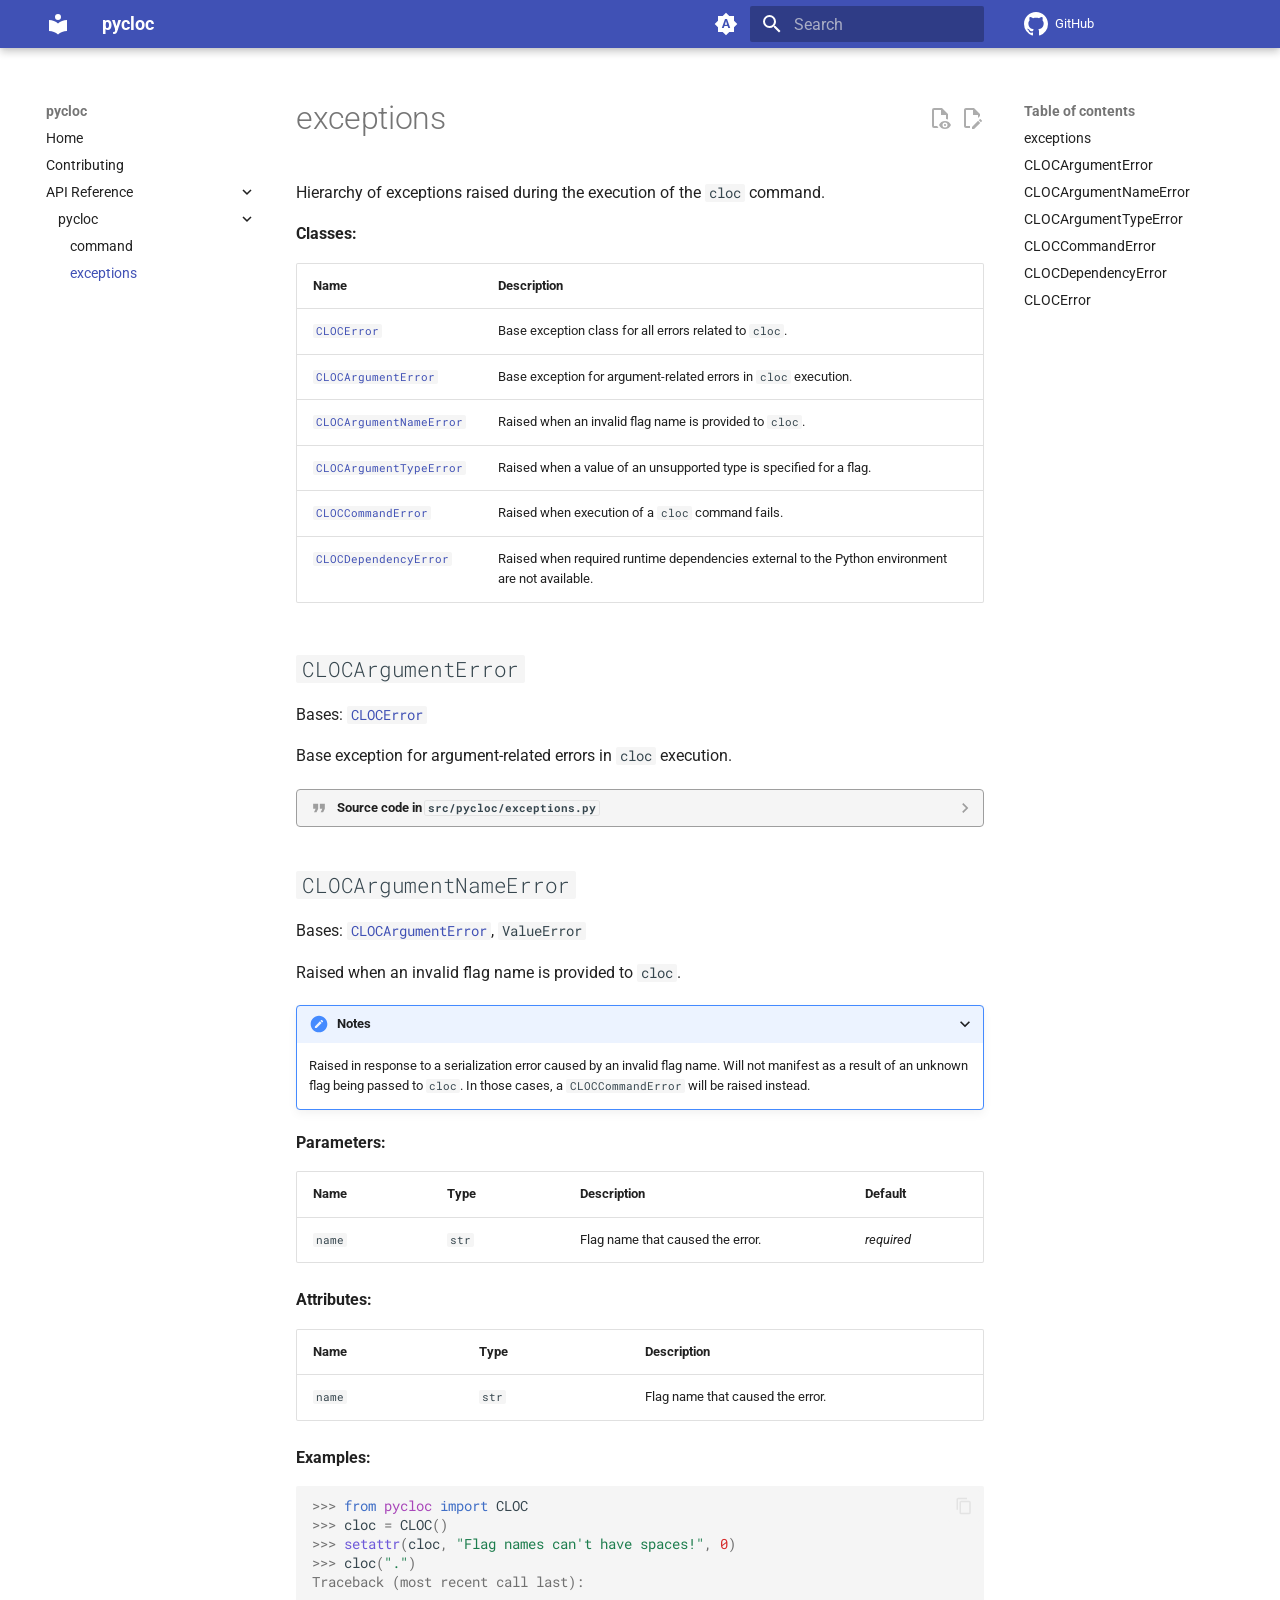
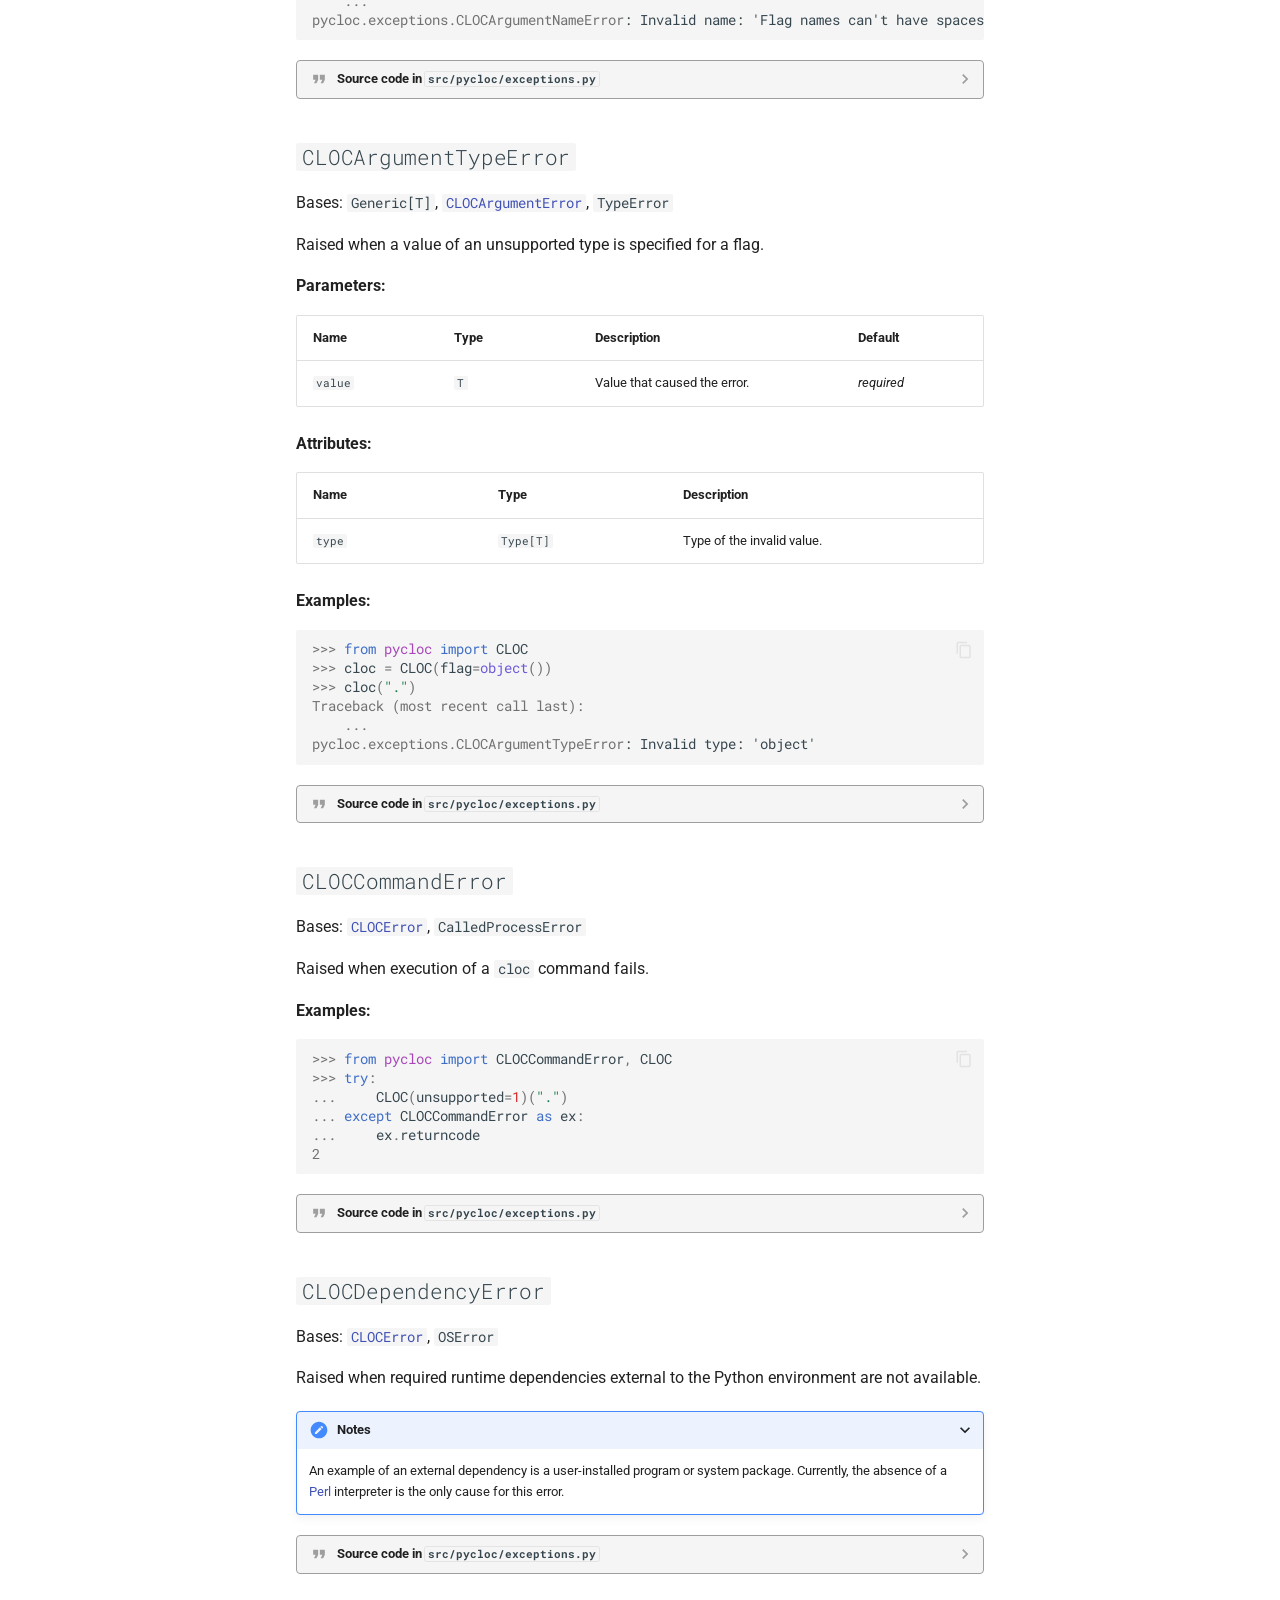
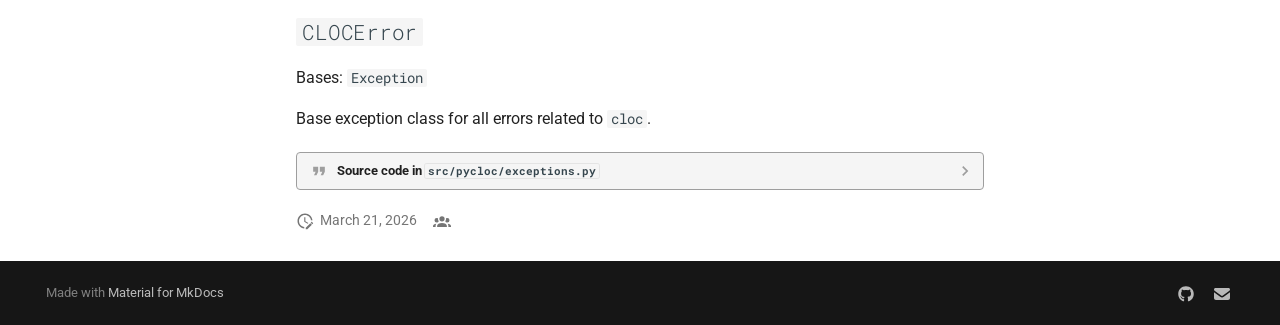
<file: api/pycloc/exceptions/index.html>
<!doctype html><html lang=en class=no-js> <head><meta charset=utf-8><meta name=viewport content="width=device-width,initial-scale=1"><meta name=description content="Python wrapper for the cloc CLI tool"><meta name=author content="Ozren Dabić"><link href=https://pycloc.github.io/pycloc/api/pycloc/exceptions/ rel=canonical><link href=../command/ rel=prev><link rel=icon href=../../../assets/images/pycloc.ico><meta name=generator content="mkdocs-1.6.1, mkdocs-material-9.7.6"><title>exceptions - pycloc</title><link rel=stylesheet href=../../../assets/stylesheets/main.484c7ddc.min.css><link rel=stylesheet href=../../../assets/stylesheets/palette.ab4e12ef.min.css><link rel=preconnect href=https://fonts.gstatic.com crossorigin><link rel=stylesheet href="https://fonts.googleapis.com/css?family=Roboto:300,300i,400,400i,700,700i%7CRoboto+Mono:400,400i,700,700i&display=fallback"><style>:root{--md-text-font:"Roboto";--md-code-font:"Roboto Mono"}</style><link rel=stylesheet href=../../../assets/_mkdocstrings.css><link rel=stylesheet href=../../../css/style.css><script>__md_scope=new URL("../../..",location),__md_hash=e=>[...e].reduce(((e,_)=>(e<<5)-e+_.charCodeAt(0)),0),__md_get=(e,_=localStorage,t=__md_scope)=>JSON.parse(_.getItem(t.pathname+"."+e)),__md_set=(e,_,t=localStorage,a=__md_scope)=>{try{t.setItem(a.pathname+"."+e,JSON.stringify(_))}catch(e){}}</script></head> <body dir=ltr data-md-color-scheme=default data-md-color-primary=indigo data-md-color-accent=indigo> <input class=md-toggle data-md-toggle=drawer type=checkbox id=__drawer autocomplete=off> <input class=md-toggle data-md-toggle=search type=checkbox id=__search autocomplete=off> <label class=md-overlay for=__drawer></label> <div data-md-component=skip> <a href=#pycloc.exceptions class=md-skip> Skip to content </a> </div> <div data-md-component=announce> </div> <header class="md-header md-header--shadow" data-md-component=header> <nav class="md-header__inner md-grid" aria-label=Header> <a href=../../.. title=pycloc class="md-header__button md-logo" aria-label=pycloc data-md-component=logo> <svg xmlns=http://www.w3.org/2000/svg viewbox="0 0 24 24"><path d="M12 8a3 3 0 0 0 3-3 3 3 0 0 0-3-3 3 3 0 0 0-3 3 3 3 0 0 0 3 3m0 3.54C9.64 9.35 6.5 8 3 8v11c3.5 0 6.64 1.35 9 3.54 2.36-2.19 5.5-3.54 9-3.54V8c-3.5 0-6.64 1.35-9 3.54"/></svg> </a> <label class="md-header__button md-icon" for=__drawer> <svg xmlns=http://www.w3.org/2000/svg viewbox="0 0 24 24"><path d="M3 6h18v2H3zm0 5h18v2H3zm0 5h18v2H3z"/></svg> </label> <div class=md-header__title data-md-component=header-title> <div class=md-header__ellipsis> <div class=md-header__topic> <span class=md-ellipsis> pycloc </span> </div> <div class=md-header__topic data-md-component=header-topic> <span class=md-ellipsis> exceptions </span> </div> </div> </div> <form class=md-header__option data-md-component=palette> <input class=md-option data-md-color-media=(prefers-color-scheme) data-md-color-scheme=default data-md-color-primary=indigo data-md-color-accent=indigo aria-label="Switch to light mode" type=radio name=__palette id=__palette_0> <label class="md-header__button md-icon" title="Switch to light mode" for=__palette_1 hidden> <svg xmlns=http://www.w3.org/2000/svg viewbox="0 0 24 24"><path d="m14.3 16-.7-2h-3.2l-.7 2H7.8L11 7h2l3.2 9zM20 8.69V4h-4.69L12 .69 8.69 4H4v4.69L.69 12 4 15.31V20h4.69L12 23.31 15.31 20H20v-4.69L23.31 12zm-9.15 3.96h2.3L12 9z"/></svg> </label> <input class=md-option data-md-color-media="(prefers-color-scheme: light)" data-md-color-scheme=default data-md-color-primary=indigo data-md-color-accent=indigo aria-label="Switch to dark mode" type=radio name=__palette id=__palette_1> <label class="md-header__button md-icon" title="Switch to dark mode" for=__palette_2 hidden> <svg xmlns=http://www.w3.org/2000/svg viewbox="0 0 24 24"><path d="M12 8a4 4 0 0 0-4 4 4 4 0 0 0 4 4 4 4 0 0 0 4-4 4 4 0 0 0-4-4m0 10a6 6 0 0 1-6-6 6 6 0 0 1 6-6 6 6 0 0 1 6 6 6 6 0 0 1-6 6m8-9.31V4h-4.69L12 .69 8.69 4H4v4.69L.69 12 4 15.31V20h4.69L12 23.31 15.31 20H20v-4.69L23.31 12z"/></svg> </label> <input class=md-option data-md-color-media="(prefers-color-scheme: dark)" data-md-color-scheme=slate data-md-color-primary=indigo data-md-color-accent=indigo aria-label="Switch to system preference" type=radio name=__palette id=__palette_2> <label class="md-header__button md-icon" title="Switch to system preference" for=__palette_0 hidden> <svg xmlns=http://www.w3.org/2000/svg viewbox="0 0 24 24"><path d="M12 18c-.89 0-1.74-.2-2.5-.55C11.56 16.5 13 14.42 13 12s-1.44-4.5-3.5-5.45C10.26 6.2 11.11 6 12 6a6 6 0 0 1 6 6 6 6 0 0 1-6 6m8-9.31V4h-4.69L12 .69 8.69 4H4v4.69L.69 12 4 15.31V20h4.69L12 23.31 15.31 20H20v-4.69L23.31 12z"/></svg> </label> </form> <script>var palette=__md_get("__palette");if(palette&&palette.color){if("(prefers-color-scheme)"===palette.color.media){var media=matchMedia("(prefers-color-scheme: light)"),input=document.querySelector(media.matches?"[data-md-color-media='(prefers-color-scheme: light)']":"[data-md-color-media='(prefers-color-scheme: dark)']");palette.color.media=input.getAttribute("data-md-color-media"),palette.color.scheme=input.getAttribute("data-md-color-scheme"),palette.color.primary=input.getAttribute("data-md-color-primary"),palette.color.accent=input.getAttribute("data-md-color-accent")}for(var[key,value]of Object.entries(palette.color))document.body.setAttribute("data-md-color-"+key,value)}</script> <label class="md-header__button md-icon" for=__search> <svg xmlns=http://www.w3.org/2000/svg viewbox="0 0 24 24"><path d="M9.5 3A6.5 6.5 0 0 1 16 9.5c0 1.61-.59 3.09-1.56 4.23l.27.27h.79l5 5-1.5 1.5-5-5v-.79l-.27-.27A6.52 6.52 0 0 1 9.5 16 6.5 6.5 0 0 1 3 9.5 6.5 6.5 0 0 1 9.5 3m0 2C7 5 5 7 5 9.5S7 14 9.5 14 14 12 14 9.5 12 5 9.5 5"/></svg> </label> <div class=md-search data-md-component=search role=dialog> <label class=md-search__overlay for=__search></label> <div class=md-search__inner role=search> <form class=md-search__form name=search> <input type=text class=md-search__input name=query aria-label=Search placeholder=Search autocapitalize=off autocorrect=off autocomplete=off spellcheck=false data-md-component=search-query required> <label class="md-search__icon md-icon" for=__search> <svg xmlns=http://www.w3.org/2000/svg viewbox="0 0 24 24"><path d="M9.5 3A6.5 6.5 0 0 1 16 9.5c0 1.61-.59 3.09-1.56 4.23l.27.27h.79l5 5-1.5 1.5-5-5v-.79l-.27-.27A6.52 6.52 0 0 1 9.5 16 6.5 6.5 0 0 1 3 9.5 6.5 6.5 0 0 1 9.5 3m0 2C7 5 5 7 5 9.5S7 14 9.5 14 14 12 14 9.5 12 5 9.5 5"/></svg> <svg xmlns=http://www.w3.org/2000/svg viewbox="0 0 24 24"><path d="M20 11v2H8l5.5 5.5-1.42 1.42L4.16 12l7.92-7.92L13.5 5.5 8 11z"/></svg> </label> <nav class=md-search__options aria-label=Search> <button type=reset class="md-search__icon md-icon" title=Clear aria-label=Clear tabindex=-1> <svg xmlns=http://www.w3.org/2000/svg viewbox="0 0 24 24"><path d="M19 6.41 17.59 5 12 10.59 6.41 5 5 6.41 10.59 12 5 17.59 6.41 19 12 13.41 17.59 19 19 17.59 13.41 12z"/></svg> </button> </nav> </form> <div class=md-search__output> <div class=md-search__scrollwrap tabindex=0 data-md-scrollfix> <div class=md-search-result data-md-component=search-result> <div class=md-search-result__meta> Initializing search </div> <ol class=md-search-result__list role=presentation></ol> </div> </div> </div> </div> </div> <div class=md-header__source> <a href=https://github.com/pycloc/pycloc title="Go to repository" class=md-source data-md-component=source> <div class="md-source__icon md-icon"> <svg xmlns=http://www.w3.org/2000/svg viewbox="0 0 16 16"><path d="M8 0c4.42 0 8 3.58 8 8a8.01 8.01 0 0 1-5.45 7.59c-.4.08-.55-.17-.55-.38 0-.27.01-1.13.01-2.2 0-.75-.25-1.23-.54-1.48 1.78-.2 3.65-.88 3.65-3.95 0-.88-.31-1.59-.82-2.15.08-.2.36-1.02-.08-2.12 0 0-.67-.22-2.2.82-.64-.18-1.32-.27-2-.27s-1.36.09-2 .27c-1.53-1.03-2.2-.82-2.2-.82-.44 1.1-.16 1.92-.08 2.12-.51.56-.82 1.28-.82 2.15 0 3.06 1.86 3.75 3.64 3.95-.23.2-.44.55-.51 1.07-.46.21-1.61.55-2.33-.66-.15-.24-.6-.83-1.23-.82-.67.01-.27.38.01.53.34.19.73.9.82 1.13.16.45.68 1.31 2.69.94 0 .67.01 1.3.01 1.49 0 .21-.15.45-.55.38A7.995 7.995 0 0 1 0 8c0-4.42 3.58-8 8-8"/></svg> </div> <div class=md-source__repository> GitHub </div> </a> </div> </nav> </header> <div class=md-container data-md-component=container> <main class=md-main data-md-component=main> <div class="md-main__inner md-grid"> <div class="md-sidebar md-sidebar--primary" data-md-component=sidebar data-md-type=navigation> <div class=md-sidebar__scrollwrap> <div class=md-sidebar__inner> <nav class="md-nav md-nav--primary" aria-label=Navigation data-md-level=0> <label class=md-nav__title for=__drawer> <a href=../../.. title=pycloc class="md-nav__button md-logo" aria-label=pycloc data-md-component=logo> <svg xmlns=http://www.w3.org/2000/svg viewbox="0 0 24 24"><path d="M12 8a3 3 0 0 0 3-3 3 3 0 0 0-3-3 3 3 0 0 0-3 3 3 3 0 0 0 3 3m0 3.54C9.64 9.35 6.5 8 3 8v11c3.5 0 6.64 1.35 9 3.54 2.36-2.19 5.5-3.54 9-3.54V8c-3.5 0-6.64 1.35-9 3.54"/></svg> </a> pycloc </label> <div class=md-nav__source> <a href=https://github.com/pycloc/pycloc title="Go to repository" class=md-source data-md-component=source> <div class="md-source__icon md-icon"> <svg xmlns=http://www.w3.org/2000/svg viewbox="0 0 16 16"><path d="M8 0c4.42 0 8 3.58 8 8a8.01 8.01 0 0 1-5.45 7.59c-.4.08-.55-.17-.55-.38 0-.27.01-1.13.01-2.2 0-.75-.25-1.23-.54-1.48 1.78-.2 3.65-.88 3.65-3.95 0-.88-.31-1.59-.82-2.15.08-.2.36-1.02-.08-2.12 0 0-.67-.22-2.2.82-.64-.18-1.32-.27-2-.27s-1.36.09-2 .27c-1.53-1.03-2.2-.82-2.2-.82-.44 1.1-.16 1.92-.08 2.12-.51.56-.82 1.28-.82 2.15 0 3.06 1.86 3.75 3.64 3.95-.23.2-.44.55-.51 1.07-.46.21-1.61.55-2.33-.66-.15-.24-.6-.83-1.23-.82-.67.01-.27.38.01.53.34.19.73.9.82 1.13.16.45.68 1.31 2.69.94 0 .67.01 1.3.01 1.49 0 .21-.15.45-.55.38A7.995 7.995 0 0 1 0 8c0-4.42 3.58-8 8-8"/></svg> </div> <div class=md-source__repository> GitHub </div> </a> </div> <ul class=md-nav__list data-md-scrollfix> <li class=md-nav__item> <a href=../../.. class=md-nav__link> <span class=md-ellipsis> Home </span> </a> </li> <li class=md-nav__item> <a href=../../../contributing/ class=md-nav__link> <span class=md-ellipsis> Contributing </span> </a> </li> <li class="md-nav__item md-nav__item--active md-nav__item--nested"> <input class="md-nav__toggle md-toggle " type=checkbox id=__nav_3 checked> <label class=md-nav__link for=__nav_3 id=__nav_3_label tabindex=0> <span class=md-ellipsis> API Reference </span> <span class="md-nav__icon md-icon"></span> </label> <nav class=md-nav data-md-level=1 aria-labelledby=__nav_3_label aria-expanded=true> <label class=md-nav__title for=__nav_3> <span class="md-nav__icon md-icon"></span> API Reference </label> <ul class=md-nav__list data-md-scrollfix> <li class="md-nav__item md-nav__item--active md-nav__item--nested"> <input class="md-nav__toggle md-toggle " type=checkbox id=__nav_3_1 checked> <label class=md-nav__link for=__nav_3_1 id=__nav_3_1_label tabindex=0> <span class=md-ellipsis> pycloc </span> <span class="md-nav__icon md-icon"></span> </label> <nav class=md-nav data-md-level=2 aria-labelledby=__nav_3_1_label aria-expanded=true> <label class=md-nav__title for=__nav_3_1> <span class="md-nav__icon md-icon"></span> pycloc </label> <ul class=md-nav__list data-md-scrollfix> <li class=md-nav__item> <a href=../command/ class=md-nav__link> <span class=md-ellipsis> command </span> </a> </li> <li class="md-nav__item md-nav__item--active"> <input class="md-nav__toggle md-toggle" type=checkbox id=__toc> <label class="md-nav__link md-nav__link--active" for=__toc> <span class=md-ellipsis> exceptions </span> <span class="md-nav__icon md-icon"></span> </label> <a href=./ class="md-nav__link md-nav__link--active"> <span class=md-ellipsis> exceptions </span> </a> <nav class="md-nav md-nav--secondary" aria-label="Table of contents"> <label class=md-nav__title for=__toc> <span class="md-nav__icon md-icon"></span> Table of contents </label> <ul class=md-nav__list data-md-component=toc data-md-scrollfix> <li class=md-nav__item> <a href=#pycloc.exceptions class=md-nav__link> <span class=md-ellipsis> exceptions </span> </a> </li> <li class=md-nav__item> <a href=#pycloc.exceptions.CLOCArgumentError class=md-nav__link> <span class=md-ellipsis> CLOCArgumentError </span> </a> </li> <li class=md-nav__item> <a href=#pycloc.exceptions.CLOCArgumentNameError class=md-nav__link> <span class=md-ellipsis> CLOCArgumentNameError </span> </a> </li> <li class=md-nav__item> <a href=#pycloc.exceptions.CLOCArgumentTypeError class=md-nav__link> <span class=md-ellipsis> CLOCArgumentTypeError </span> </a> </li> <li class=md-nav__item> <a href=#pycloc.exceptions.CLOCCommandError class=md-nav__link> <span class=md-ellipsis> CLOCCommandError </span> </a> </li> <li class=md-nav__item> <a href=#pycloc.exceptions.CLOCDependencyError class=md-nav__link> <span class=md-ellipsis> CLOCDependencyError </span> </a> </li> <li class=md-nav__item> <a href=#pycloc.exceptions.CLOCError class=md-nav__link> <span class=md-ellipsis> CLOCError </span> </a> </li> </ul> </nav> </li> </ul> </nav> </li> </ul> </nav> </li> </ul> </nav> </div> </div> </div> <div class="md-sidebar md-sidebar--secondary" data-md-component=sidebar data-md-type=toc> <div class=md-sidebar__scrollwrap> <div class=md-sidebar__inner> <nav class="md-nav md-nav--secondary" aria-label="Table of contents"> <label class=md-nav__title for=__toc> <span class="md-nav__icon md-icon"></span> Table of contents </label> <ul class=md-nav__list data-md-component=toc data-md-scrollfix> <li class=md-nav__item> <a href=#pycloc.exceptions class=md-nav__link> <span class=md-ellipsis> exceptions </span> </a> </li> <li class=md-nav__item> <a href=#pycloc.exceptions.CLOCArgumentError class=md-nav__link> <span class=md-ellipsis> CLOCArgumentError </span> </a> </li> <li class=md-nav__item> <a href=#pycloc.exceptions.CLOCArgumentNameError class=md-nav__link> <span class=md-ellipsis> CLOCArgumentNameError </span> </a> </li> <li class=md-nav__item> <a href=#pycloc.exceptions.CLOCArgumentTypeError class=md-nav__link> <span class=md-ellipsis> CLOCArgumentTypeError </span> </a> </li> <li class=md-nav__item> <a href=#pycloc.exceptions.CLOCCommandError class=md-nav__link> <span class=md-ellipsis> CLOCCommandError </span> </a> </li> <li class=md-nav__item> <a href=#pycloc.exceptions.CLOCDependencyError class=md-nav__link> <span class=md-ellipsis> CLOCDependencyError </span> </a> </li> <li class=md-nav__item> <a href=#pycloc.exceptions.CLOCError class=md-nav__link> <span class=md-ellipsis> CLOCError </span> </a> </li> </ul> </nav> </div> </div> </div> <div class=md-content data-md-component=content> <article class="md-content__inner md-typeset"> <a href=https://github.com/home/runner/work/pycloc/pycloc/src/pycloc/exceptions.py title="Edit this page" class="md-content__button md-icon" rel=edit> <svg xmlns=http://www.w3.org/2000/svg viewbox="0 0 24 24"><path d="M10 20H6V4h7v5h5v3.1l2-2V8l-6-6H6c-1.1 0-2 .9-2 2v16c0 1.1.9 2 2 2h4zm10.2-7c.1 0 .3.1.4.2l1.3 1.3c.2.2.2.6 0 .8l-1 1-2.1-2.1 1-1c.1-.1.2-.2.4-.2m0 3.9L14.1 23H12v-2.1l6.1-6.1z"/></svg> </a> <a href=https://github.com/home/runner/work/pycloc/pycloc/src/pycloc/exceptions.py title="View source of this page" class="md-content__button md-icon"> <svg xmlns=http://www.w3.org/2000/svg viewbox="0 0 24 24"><path d="M17 18c.56 0 1 .44 1 1s-.44 1-1 1-1-.44-1-1 .44-1 1-1m0-3c-2.73 0-5.06 1.66-6 4 .94 2.34 3.27 4 6 4s5.06-1.66 6-4c-.94-2.34-3.27-4-6-4m0 6.5a2.5 2.5 0 0 1-2.5-2.5 2.5 2.5 0 0 1 2.5-2.5 2.5 2.5 0 0 1 2.5 2.5 2.5 2.5 0 0 1-2.5 2.5M9.27 20H6V4h7v5h5v4.07c.7.08 1.36.25 2 .49V8l-6-6H6a2 2 0 0 0-2 2v16a2 2 0 0 0 2 2h4.5a8.2 8.2 0 0 1-1.23-2"/></svg> </a> <h1>exceptions</h1> <div class="doc doc-object doc-module"> <a id=pycloc.exceptions></a> <div class="doc doc-contents first"> <p>Hierarchy of exceptions raised during the execution of the <code>cloc</code> command.</p> <p><span class=doc-section-title>Classes:</span></p> <table> <thead> <tr> <th>Name</th> <th>Description</th> </tr> </thead> <tbody> <tr class=doc-section-item> <td><code><a class="autorefs autorefs-internal" title="CLOCError (pycloc.exceptions.CLOCError)" href=#pycloc.exceptions.CLOCError>CLOCError</a></code></td> <td> <div class=doc-md-description> <p>Base exception class for all errors related to <code>cloc</code>.</p> </div> </td> </tr> <tr class=doc-section-item> <td><code><a class="autorefs autorefs-internal" title="CLOCArgumentError (pycloc.exceptions.CLOCArgumentError)" href=#pycloc.exceptions.CLOCArgumentError>CLOCArgumentError</a></code></td> <td> <div class=doc-md-description> <p>Base exception for argument-related errors in <code>cloc</code> execution.</p> </div> </td> </tr> <tr class=doc-section-item> <td><code><a class="autorefs autorefs-internal" title="CLOCArgumentNameError (pycloc.exceptions.CLOCArgumentNameError)" href=#pycloc.exceptions.CLOCArgumentNameError>CLOCArgumentNameError</a></code></td> <td> <div class=doc-md-description> <p>Raised when an invalid flag name is provided to <code>cloc</code>.</p> </div> </td> </tr> <tr class=doc-section-item> <td><code><a class="autorefs autorefs-internal" title="CLOCArgumentTypeError (pycloc.exceptions.CLOCArgumentTypeError)" href=#pycloc.exceptions.CLOCArgumentTypeError>CLOCArgumentTypeError</a></code></td> <td> <div class=doc-md-description> <p>Raised when a value of an unsupported type is specified for a flag.</p> </div> </td> </tr> <tr class=doc-section-item> <td><code><a class="autorefs autorefs-internal" title="CLOCCommandError (pycloc.exceptions.CLOCCommandError)" href=#pycloc.exceptions.CLOCCommandError>CLOCCommandError</a></code></td> <td> <div class=doc-md-description> <p>Raised when execution of a <code>cloc</code> command fails.</p> </div> </td> </tr> <tr class=doc-section-item> <td><code><a class="autorefs autorefs-internal" title="CLOCDependencyError (pycloc.exceptions.CLOCDependencyError)" href=#pycloc.exceptions.CLOCDependencyError>CLOCDependencyError</a></code></td> <td> <div class=doc-md-description> <p>Raised when required runtime dependencies external to the Python environment are not available.</p> </div> </td> </tr> </tbody> </table> <div class="doc doc-children"> <div class="doc doc-object doc-class"> <h2 id=pycloc.exceptions.CLOCArgumentError class="doc doc-heading"> <code>CLOCArgumentError</code> <a href=#pycloc.exceptions.CLOCArgumentError class=headerlink title="Permanent link">#</a></h2> <div class="doc doc-contents "> <p class="doc doc-class-bases"> Bases: <code><a class="autorefs autorefs-internal" title="CLOCError (pycloc.exceptions.CLOCError)" href=#pycloc.exceptions.CLOCError>CLOCError</a></code></p> <p>Base exception for argument-related errors in <code>cloc</code> execution.</p> <details class=quote> <summary>Source code in <code>src/pycloc/exceptions.py</code></summary> <div class="language-python highlight"><table class=highlighttable><tr><td class=linenos><div class=linenodiv><pre><span></span><span class=normal><a href=#__codelineno-0-32>32</a></span>
<span class=normal><a href=#__codelineno-0-33>33</a></span></pre></div></td><td class=code><div><pre><span></span><code><span id=__span-0-32><a id=__codelineno-0-32 name=__codelineno-0-32></a><span class=k>class</span><span class=w> </span><span class=nc>CLOCArgumentError</span><span class=p>(</span><span class=n>CLOCError</span><span class=p>):</span>
</span><span id=__span-0-33><a id=__codelineno-0-33 name=__codelineno-0-33></a><span class=w>    </span><span class=sd>&quot;&quot;&quot;Base exception for argument-related errors in ``cloc`` execution.&quot;&quot;&quot;</span>
</span></code></pre></div></td></tr></table></div> </details> </div> </div> <div class="doc doc-object doc-class"> <h2 id=pycloc.exceptions.CLOCArgumentNameError class="doc doc-heading"> <code>CLOCArgumentNameError</code> <a href=#pycloc.exceptions.CLOCArgumentNameError class=headerlink title="Permanent link">#</a></h2> <div class="doc doc-contents "> <p class="doc doc-class-bases"> Bases: <code><a class="autorefs autorefs-internal" title="CLOCArgumentError (pycloc.exceptions.CLOCArgumentError)" href=#pycloc.exceptions.CLOCArgumentError>CLOCArgumentError</a></code>, <code><span title=ValueError>ValueError</span></code></p> <p>Raised when an invalid flag name is provided to <code>cloc</code>.</p> <details class=notes open> <summary>Notes</summary> <p>Raised in response to a serialization error caused by an invalid flag name. Will not manifest as a result of an unknown flag being passed to <code>cloc</code>. In those cases, a <code>CLOCCommandError</code> will be raised instead.</p> </details> <p><span class=doc-section-title>Parameters:</span></p> <table> <thead> <tr> <th>Name</th> <th>Type</th> <th>Description</th> <th>Default</th> </tr> </thead> <tbody> <tr class=doc-section-item> <td> <code>name</code> </td> <td> <code><span title=str>str</span></code> </td> <td> <div class=doc-md-description> <p>Flag name that caused the error.</p> </div> </td> <td> <em>required</em> </td> </tr> </tbody> </table> <p><span class=doc-section-title>Attributes:</span></p> <table> <thead> <tr> <th>Name</th> <th>Type</th> <th>Description</th> </tr> </thead> <tbody> <tr class=doc-section-item> <td><code><span title=pycloc.exceptions.CLOCArgumentNameError.name>name</span></code></td> <td> <code><span title=str>str</span></code> </td> <td> <div class=doc-md-description> <p>Flag name that caused the error.</p> </div> </td> </tr> </tbody> </table> <p><span class=doc-section-title>Examples:</span></p> <div class="language-pycon highlight"><pre><span></span><code><span id=__span-0-1><a id=__codelineno-0-1 name=__codelineno-0-1 href=#__codelineno-0-1></a><span class=gp>&gt;&gt;&gt; </span><span class=kn>from</span><span class=w> </span><span class=nn>pycloc</span><span class=w> </span><span class=kn>import</span> <span class=n>CLOC</span>
</span><span id=__span-0-2><a id=__codelineno-0-2 name=__codelineno-0-2 href=#__codelineno-0-2></a><span class=gp>&gt;&gt;&gt; </span><span class=n>cloc</span> <span class=o>=</span> <span class=n>CLOC</span><span class=p>()</span>
</span><span id=__span-0-3><a id=__codelineno-0-3 name=__codelineno-0-3 href=#__codelineno-0-3></a><span class=gp>&gt;&gt;&gt; </span><span class=nb>setattr</span><span class=p>(</span><span class=n>cloc</span><span class=p>,</span> <span class=s2>&quot;Flag names can&#39;t have spaces!&quot;</span><span class=p>,</span> <span class=mi>0</span><span class=p>)</span>
</span><span id=__span-0-4><a id=__codelineno-0-4 name=__codelineno-0-4 href=#__codelineno-0-4></a><span class=gp>&gt;&gt;&gt; </span><span class=n>cloc</span><span class=p>(</span><span class=s2>&quot;.&quot;</span><span class=p>)</span>
</span><span id=__span-0-5><a id=__codelineno-0-5 name=__codelineno-0-5 href=#__codelineno-0-5></a><span class=gt>Traceback (most recent call last):</span>
</span><span id=__span-0-6><a id=__codelineno-0-6 name=__codelineno-0-6 href=#__codelineno-0-6></a><span class=w>    </span><span class=o>...</span>
</span><span id=__span-0-7><a id=__codelineno-0-7 name=__codelineno-0-7 href=#__codelineno-0-7></a><span class=gr>pycloc.exceptions.CLOCArgumentNameError</span>: <span class=n>Invalid name: &#39;Flag names can&#39;t have spaces!&#39;</span>
</span></code></pre></div> <details class=quote> <summary>Source code in <code>src/pycloc/exceptions.py</code></summary> <div class="language-python highlight"><table class=highlighttable><tr><td class=linenos><div class=linenodiv><pre><span></span><span class=normal><a href=#__codelineno-0-36>36</a></span>
<span class=normal><a href=#__codelineno-0-37>37</a></span>
<span class=normal><a href=#__codelineno-0-38>38</a></span>
<span class=normal><a href=#__codelineno-0-39>39</a></span>
<span class=normal><a href=#__codelineno-0-40>40</a></span>
<span class=normal><a href=#__codelineno-0-41>41</a></span>
<span class=normal><a href=#__codelineno-0-42>42</a></span>
<span class=normal><a href=#__codelineno-0-43>43</a></span>
<span class=normal><a href=#__codelineno-0-44>44</a></span>
<span class=normal><a href=#__codelineno-0-45>45</a></span>
<span class=normal><a href=#__codelineno-0-46>46</a></span>
<span class=normal><a href=#__codelineno-0-47>47</a></span>
<span class=normal><a href=#__codelineno-0-48>48</a></span>
<span class=normal><a href=#__codelineno-0-49>49</a></span>
<span class=normal><a href=#__codelineno-0-50>50</a></span>
<span class=normal><a href=#__codelineno-0-51>51</a></span>
<span class=normal><a href=#__codelineno-0-52>52</a></span>
<span class=normal><a href=#__codelineno-0-53>53</a></span>
<span class=normal><a href=#__codelineno-0-54>54</a></span>
<span class=normal><a href=#__codelineno-0-55>55</a></span>
<span class=normal><a href=#__codelineno-0-56>56</a></span>
<span class=normal><a href=#__codelineno-0-57>57</a></span>
<span class=normal><a href=#__codelineno-0-58>58</a></span>
<span class=normal><a href=#__codelineno-0-59>59</a></span>
<span class=normal><a href=#__codelineno-0-60>60</a></span>
<span class=normal><a href=#__codelineno-0-61>61</a></span>
<span class=normal><a href=#__codelineno-0-62>62</a></span>
<span class=normal><a href=#__codelineno-0-63>63</a></span>
<span class=normal><a href=#__codelineno-0-64>64</a></span>
<span class=normal><a href=#__codelineno-0-65>65</a></span>
<span class=normal><a href=#__codelineno-0-66>66</a></span>
<span class=normal><a href=#__codelineno-0-67>67</a></span>
<span class=normal><a href=#__codelineno-0-68>68</a></span>
<span class=normal><a href=#__codelineno-0-69>69</a></span></pre></div></td><td class=code><div><pre><span></span><code><span id=__span-0-36><a id=__codelineno-0-36 name=__codelineno-0-36></a><span class=k>class</span><span class=w> </span><span class=nc>CLOCArgumentNameError</span><span class=p>(</span><span class=n>CLOCArgumentError</span><span class=p>,</span> <span class=ne>ValueError</span><span class=p>):</span>
</span><span id=__span-0-37><a id=__codelineno-0-37 name=__codelineno-0-37></a><span class=w>    </span><span class=sd>&quot;&quot;&quot;</span>
</span><span id=__span-0-38><a id=__codelineno-0-38 name=__codelineno-0-38></a><span class=sd>    Raised when an invalid flag name is provided to ``cloc``.</span>
</span><span id=__span-0-39><a id=__codelineno-0-39 name=__codelineno-0-39></a>
</span><span id=__span-0-40><a id=__codelineno-0-40 name=__codelineno-0-40></a><span class=sd>    Notes:</span>
</span><span id=__span-0-41><a id=__codelineno-0-41 name=__codelineno-0-41></a><span class=sd>        Raised in response to a serialization error caused by an invalid flag name.</span>
</span><span id=__span-0-42><a id=__codelineno-0-42 name=__codelineno-0-42></a><span class=sd>        Will not manifest as a result of an unknown flag being passed to ``cloc``.</span>
</span><span id=__span-0-43><a id=__codelineno-0-43 name=__codelineno-0-43></a><span class=sd>        In those cases, a ``CLOCCommandError`` will be raised instead.</span>
</span><span id=__span-0-44><a id=__codelineno-0-44 name=__codelineno-0-44></a>
</span><span id=__span-0-45><a id=__codelineno-0-45 name=__codelineno-0-45></a><span class=sd>    Args:</span>
</span><span id=__span-0-46><a id=__codelineno-0-46 name=__codelineno-0-46></a><span class=sd>        name: Flag name that caused the error.</span>
</span><span id=__span-0-47><a id=__codelineno-0-47 name=__codelineno-0-47></a>
</span><span id=__span-0-48><a id=__codelineno-0-48 name=__codelineno-0-48></a><span class=sd>    Attributes:</span>
</span><span id=__span-0-49><a id=__codelineno-0-49 name=__codelineno-0-49></a><span class=sd>        name (str): Flag name that caused the error.</span>
</span><span id=__span-0-50><a id=__codelineno-0-50 name=__codelineno-0-50></a>
</span><span id=__span-0-51><a id=__codelineno-0-51 name=__codelineno-0-51></a><span class=sd>    Examples:</span>
</span><span id=__span-0-52><a id=__codelineno-0-52 name=__codelineno-0-52></a><span class=sd>        &gt;&gt;&gt; from pycloc import CLOC</span>
</span><span id=__span-0-53><a id=__codelineno-0-53 name=__codelineno-0-53></a><span class=sd>        &gt;&gt;&gt; cloc = CLOC()</span>
</span><span id=__span-0-54><a id=__codelineno-0-54 name=__codelineno-0-54></a><span class=sd>        &gt;&gt;&gt; setattr(cloc, &quot;Flag names can&#39;t have spaces!&quot;, 0)</span>
</span><span id=__span-0-55><a id=__codelineno-0-55 name=__codelineno-0-55></a><span class=sd>        &gt;&gt;&gt; cloc(&quot;.&quot;)</span>
</span><span id=__span-0-56><a id=__codelineno-0-56 name=__codelineno-0-56></a><span class=sd>        Traceback (most recent call last):</span>
</span><span id=__span-0-57><a id=__codelineno-0-57 name=__codelineno-0-57></a><span class=sd>            ...</span>
</span><span id=__span-0-58><a id=__codelineno-0-58 name=__codelineno-0-58></a><span class=sd>        pycloc.exceptions.CLOCArgumentNameError: Invalid name: &#39;Flag names can&#39;t have spaces!&#39;</span>
</span><span id=__span-0-59><a id=__codelineno-0-59 name=__codelineno-0-59></a><span class=sd>    &quot;&quot;&quot;</span>
</span><span id=__span-0-60><a id=__codelineno-0-60 name=__codelineno-0-60></a>
</span><span id=__span-0-61><a id=__codelineno-0-61 name=__codelineno-0-61></a>    <span class=k>def</span><span class=w> </span><span class=fm>__init__</span><span class=p>(</span><span class=bp>self</span><span class=p>,</span> <span class=n>name</span><span class=p>:</span> <span class=nb>str</span><span class=p>):</span>
</span><span id=__span-0-62><a id=__codelineno-0-62 name=__codelineno-0-62></a>        <span class=bp>self</span><span class=o>.</span><span class=n>_name</span><span class=p>:</span> <span class=nb>str</span> <span class=o>=</span> <span class=n>name</span>
</span><span id=__span-0-63><a id=__codelineno-0-63 name=__codelineno-0-63></a>
</span><span id=__span-0-64><a id=__codelineno-0-64 name=__codelineno-0-64></a>    <span class=k>def</span><span class=w> </span><span class=fm>__str__</span><span class=p>(</span><span class=bp>self</span><span class=p>):</span>
</span><span id=__span-0-65><a id=__codelineno-0-65 name=__codelineno-0-65></a>        <span class=k>return</span> <span class=sa>f</span><span class=s2>&quot;Invalid name: &#39;</span><span class=si>{</span><span class=bp>self</span><span class=o>.</span><span class=n>name</span><span class=si>}</span><span class=s2>&#39;&quot;</span>
</span><span id=__span-0-66><a id=__codelineno-0-66 name=__codelineno-0-66></a>
</span><span id=__span-0-67><a id=__codelineno-0-67 name=__codelineno-0-67></a>    <span class=nd>@property</span>
</span><span id=__span-0-68><a id=__codelineno-0-68 name=__codelineno-0-68></a>    <span class=k>def</span><span class=w> </span><span class=nf>name</span><span class=p>(</span><span class=bp>self</span><span class=p>)</span> <span class=o>-&gt;</span> <span class=nb>str</span><span class=p>:</span>
</span><span id=__span-0-69><a id=__codelineno-0-69 name=__codelineno-0-69></a>        <span class=k>return</span> <span class=bp>self</span><span class=o>.</span><span class=n>_name</span>
</span></code></pre></div></td></tr></table></div> </details> <div class="doc doc-children"> </div> </div> </div> <div class="doc doc-object doc-class"> <h2 id=pycloc.exceptions.CLOCArgumentTypeError class="doc doc-heading"> <code>CLOCArgumentTypeError</code> <a href=#pycloc.exceptions.CLOCArgumentTypeError class=headerlink title="Permanent link">#</a></h2> <div class="doc doc-contents "> <p class="doc doc-class-bases"> Bases: <code><span title=typing.Generic>Generic</span>[<span title=pycloc.exceptions.T>T</span>]</code>, <code><a class="autorefs autorefs-internal" title="CLOCArgumentError (pycloc.exceptions.CLOCArgumentError)" href=#pycloc.exceptions.CLOCArgumentError>CLOCArgumentError</a></code>, <code><span title=TypeError>TypeError</span></code></p> <p>Raised when a value of an unsupported type is specified for a flag.</p> <p><span class=doc-section-title>Parameters:</span></p> <table> <thead> <tr> <th>Name</th> <th>Type</th> <th>Description</th> <th>Default</th> </tr> </thead> <tbody> <tr class=doc-section-item> <td> <code>value</code> </td> <td> <code><span title=pycloc.exceptions.T>T</span></code> </td> <td> <div class=doc-md-description> <p>Value that caused the error.</p> </div> </td> <td> <em>required</em> </td> </tr> </tbody> </table> <p><span class=doc-section-title>Attributes:</span></p> <table> <thead> <tr> <th>Name</th> <th>Type</th> <th>Description</th> </tr> </thead> <tbody> <tr class=doc-section-item> <td><code><span title=pycloc.exceptions.CLOCArgumentTypeError.type>type</span></code></td> <td> <code><span title=typing.Type>Type</span>[<span title=pycloc.exceptions.T>T</span>]</code> </td> <td> <div class=doc-md-description> <p>Type of the invalid value.</p> </div> </td> </tr> </tbody> </table> <p><span class=doc-section-title>Examples:</span></p> <div class="language-pycon highlight"><pre><span></span><code><span id=__span-0-1><a id=__codelineno-0-1 name=__codelineno-0-1 href=#__codelineno-0-1></a><span class=gp>&gt;&gt;&gt; </span><span class=kn>from</span><span class=w> </span><span class=nn>pycloc</span><span class=w> </span><span class=kn>import</span> <span class=n>CLOC</span>
</span><span id=__span-0-2><a id=__codelineno-0-2 name=__codelineno-0-2 href=#__codelineno-0-2></a><span class=gp>&gt;&gt;&gt; </span><span class=n>cloc</span> <span class=o>=</span> <span class=n>CLOC</span><span class=p>(</span><span class=n>flag</span><span class=o>=</span><span class=nb>object</span><span class=p>())</span>
</span><span id=__span-0-3><a id=__codelineno-0-3 name=__codelineno-0-3 href=#__codelineno-0-3></a><span class=gp>&gt;&gt;&gt; </span><span class=n>cloc</span><span class=p>(</span><span class=s2>&quot;.&quot;</span><span class=p>)</span>
</span><span id=__span-0-4><a id=__codelineno-0-4 name=__codelineno-0-4 href=#__codelineno-0-4></a><span class=gt>Traceback (most recent call last):</span>
</span><span id=__span-0-5><a id=__codelineno-0-5 name=__codelineno-0-5 href=#__codelineno-0-5></a><span class=w>    </span><span class=o>...</span>
</span><span id=__span-0-6><a id=__codelineno-0-6 name=__codelineno-0-6 href=#__codelineno-0-6></a><span class=gr>pycloc.exceptions.CLOCArgumentTypeError</span>: <span class=n>Invalid type: &#39;object&#39;</span>
</span></code></pre></div> <details class=quote> <summary>Source code in <code>src/pycloc/exceptions.py</code></summary> <div class="language-python highlight"><table class=highlighttable><tr><td class=linenos><div class=linenodiv><pre><span></span><span class=normal><a href=#__codelineno-0-72>72</a></span>
<span class=normal><a href=#__codelineno-0-73>73</a></span>
<span class=normal><a href=#__codelineno-0-74>74</a></span>
<span class=normal><a href=#__codelineno-0-75>75</a></span>
<span class=normal><a href=#__codelineno-0-76>76</a></span>
<span class=normal><a href=#__codelineno-0-77>77</a></span>
<span class=normal><a href=#__codelineno-0-78>78</a></span>
<span class=normal><a href=#__codelineno-0-79>79</a></span>
<span class=normal><a href=#__codelineno-0-80>80</a></span>
<span class=normal><a href=#__codelineno-0-81>81</a></span>
<span class=normal><a href=#__codelineno-0-82>82</a></span>
<span class=normal><a href=#__codelineno-0-83>83</a></span>
<span class=normal><a href=#__codelineno-0-84>84</a></span>
<span class=normal><a href=#__codelineno-0-85>85</a></span>
<span class=normal><a href=#__codelineno-0-86>86</a></span>
<span class=normal><a href=#__codelineno-0-87>87</a></span>
<span class=normal><a href=#__codelineno-0-88>88</a></span>
<span class=normal><a href=#__codelineno-0-89>89</a></span>
<span class=normal><a href=#__codelineno-0-90>90</a></span>
<span class=normal><a href=#__codelineno-0-91>91</a></span>
<span class=normal><a href=#__codelineno-0-92>92</a></span>
<span class=normal><a href=#__codelineno-0-93>93</a></span>
<span class=normal><a href=#__codelineno-0-94>94</a></span>
<span class=normal><a href=#__codelineno-0-95>95</a></span>
<span class=normal><a href=#__codelineno-0-96>96</a></span>
<span class=normal><a href=#__codelineno-0-97>97</a></span>
<span class=normal><a href=#__codelineno-0-98>98</a></span>
<span class=normal><a href=#__codelineno-0-99>99</a></span></pre></div></td><td class=code><div><pre><span></span><code><span id=__span-0-72><a id=__codelineno-0-72 name=__codelineno-0-72></a><span class=k>class</span><span class=w> </span><span class=nc>CLOCArgumentTypeError</span><span class=p>(</span><span class=n>Generic</span><span class=p>[</span><span class=n>T</span><span class=p>],</span> <span class=n>CLOCArgumentError</span><span class=p>,</span> <span class=ne>TypeError</span><span class=p>):</span>
</span><span id=__span-0-73><a id=__codelineno-0-73 name=__codelineno-0-73></a><span class=w>    </span><span class=sd>&quot;&quot;&quot;</span>
</span><span id=__span-0-74><a id=__codelineno-0-74 name=__codelineno-0-74></a><span class=sd>    Raised when a value of an unsupported type is specified for a flag.</span>
</span><span id=__span-0-75><a id=__codelineno-0-75 name=__codelineno-0-75></a>
</span><span id=__span-0-76><a id=__codelineno-0-76 name=__codelineno-0-76></a><span class=sd>    Args:</span>
</span><span id=__span-0-77><a id=__codelineno-0-77 name=__codelineno-0-77></a><span class=sd>        value: Value that caused the error.</span>
</span><span id=__span-0-78><a id=__codelineno-0-78 name=__codelineno-0-78></a>
</span><span id=__span-0-79><a id=__codelineno-0-79 name=__codelineno-0-79></a><span class=sd>    Attributes:</span>
</span><span id=__span-0-80><a id=__codelineno-0-80 name=__codelineno-0-80></a><span class=sd>        type: Type of the invalid value.</span>
</span><span id=__span-0-81><a id=__codelineno-0-81 name=__codelineno-0-81></a>
</span><span id=__span-0-82><a id=__codelineno-0-82 name=__codelineno-0-82></a><span class=sd>    Examples:</span>
</span><span id=__span-0-83><a id=__codelineno-0-83 name=__codelineno-0-83></a><span class=sd>        &gt;&gt;&gt; from pycloc import CLOC</span>
</span><span id=__span-0-84><a id=__codelineno-0-84 name=__codelineno-0-84></a><span class=sd>        &gt;&gt;&gt; cloc = CLOC(flag=object())</span>
</span><span id=__span-0-85><a id=__codelineno-0-85 name=__codelineno-0-85></a><span class=sd>        &gt;&gt;&gt; cloc(&quot;.&quot;)</span>
</span><span id=__span-0-86><a id=__codelineno-0-86 name=__codelineno-0-86></a><span class=sd>        Traceback (most recent call last):</span>
</span><span id=__span-0-87><a id=__codelineno-0-87 name=__codelineno-0-87></a><span class=sd>            ...</span>
</span><span id=__span-0-88><a id=__codelineno-0-88 name=__codelineno-0-88></a><span class=sd>        pycloc.exceptions.CLOCArgumentTypeError: Invalid type: &#39;object&#39;</span>
</span><span id=__span-0-89><a id=__codelineno-0-89 name=__codelineno-0-89></a><span class=sd>    &quot;&quot;&quot;</span>
</span><span id=__span-0-90><a id=__codelineno-0-90 name=__codelineno-0-90></a>
</span><span id=__span-0-91><a id=__codelineno-0-91 name=__codelineno-0-91></a>    <span class=k>def</span><span class=w> </span><span class=fm>__init__</span><span class=p>(</span><span class=bp>self</span><span class=p>,</span> <span class=n>value</span><span class=p>:</span> <span class=n>T</span><span class=p>):</span>
</span><span id=__span-0-92><a id=__codelineno-0-92 name=__codelineno-0-92></a>        <span class=bp>self</span><span class=o>.</span><span class=n>_type</span><span class=p>:</span> <span class=n>Type</span><span class=p>[</span><span class=n>T</span><span class=p>]</span> <span class=o>=</span> <span class=nb>type</span><span class=p>(</span><span class=n>value</span><span class=p>)</span>
</span><span id=__span-0-93><a id=__codelineno-0-93 name=__codelineno-0-93></a>
</span><span id=__span-0-94><a id=__codelineno-0-94 name=__codelineno-0-94></a>    <span class=k>def</span><span class=w> </span><span class=fm>__str__</span><span class=p>(</span><span class=bp>self</span><span class=p>):</span>
</span><span id=__span-0-95><a id=__codelineno-0-95 name=__codelineno-0-95></a>        <span class=k>return</span> <span class=sa>f</span><span class=s2>&quot;Invalid type: &#39;</span><span class=si>{</span><span class=bp>self</span><span class=o>.</span><span class=n>type</span><span class=o>.</span><span class=vm>__name__</span><span class=si>}</span><span class=s2>&#39;&quot;</span>
</span><span id=__span-0-96><a id=__codelineno-0-96 name=__codelineno-0-96></a>
</span><span id=__span-0-97><a id=__codelineno-0-97 name=__codelineno-0-97></a>    <span class=nd>@property</span>
</span><span id=__span-0-98><a id=__codelineno-0-98 name=__codelineno-0-98></a>    <span class=k>def</span><span class=w> </span><span class=nf>type</span><span class=p>(</span><span class=bp>self</span><span class=p>)</span> <span class=o>-&gt;</span> <span class=n>Type</span><span class=p>[</span><span class=n>T</span><span class=p>]:</span>
</span><span id=__span-0-99><a id=__codelineno-0-99 name=__codelineno-0-99></a>        <span class=k>return</span> <span class=bp>self</span><span class=o>.</span><span class=n>_type</span>
</span></code></pre></div></td></tr></table></div> </details> <div class="doc doc-children"> </div> </div> </div> <div class="doc doc-object doc-class"> <h2 id=pycloc.exceptions.CLOCCommandError class="doc doc-heading"> <code>CLOCCommandError</code> <a href=#pycloc.exceptions.CLOCCommandError class=headerlink title="Permanent link">#</a></h2> <div class="doc doc-contents "> <p class="doc doc-class-bases"> Bases: <code><a class="autorefs autorefs-internal" title="CLOCError (pycloc.exceptions.CLOCError)" href=#pycloc.exceptions.CLOCError>CLOCError</a></code>, <code><span title=subprocess.CalledProcessError>CalledProcessError</span></code></p> <p>Raised when execution of a <code>cloc</code> command fails.</p> <p><span class=doc-section-title>Examples:</span></p> <div class="language-pycon highlight"><pre><span></span><code><span id=__span-0-1><a id=__codelineno-0-1 name=__codelineno-0-1 href=#__codelineno-0-1></a><span class=gp>&gt;&gt;&gt; </span><span class=kn>from</span><span class=w> </span><span class=nn>pycloc</span><span class=w> </span><span class=kn>import</span> <span class=n>CLOCCommandError</span><span class=p>,</span> <span class=n>CLOC</span>
</span><span id=__span-0-2><a id=__codelineno-0-2 name=__codelineno-0-2 href=#__codelineno-0-2></a><span class=gp>&gt;&gt;&gt; </span><span class=k>try</span><span class=p>:</span>
</span><span id=__span-0-3><a id=__codelineno-0-3 name=__codelineno-0-3 href=#__codelineno-0-3></a><span class=gp>... </span>    <span class=n>CLOC</span><span class=p>(</span><span class=n>unsupported</span><span class=o>=</span><span class=mi>1</span><span class=p>)(</span><span class=s2>&quot;.&quot;</span><span class=p>)</span>
</span><span id=__span-0-4><a id=__codelineno-0-4 name=__codelineno-0-4 href=#__codelineno-0-4></a><span class=gp>... </span><span class=k>except</span> <span class=n>CLOCCommandError</span> <span class=k>as</span> <span class=n>ex</span><span class=p>:</span>
</span><span id=__span-0-5><a id=__codelineno-0-5 name=__codelineno-0-5 href=#__codelineno-0-5></a><span class=gp>... </span>    <span class=n>ex</span><span class=o>.</span><span class=n>returncode</span>
</span><span id=__span-0-6><a id=__codelineno-0-6 name=__codelineno-0-6 href=#__codelineno-0-6></a><span class=go>2</span>
</span></code></pre></div> <details class=quote> <summary>Source code in <code>src/pycloc/exceptions.py</code></summary> <div class="language-python highlight"><table class=highlighttable><tr><td class=linenos><div class=linenodiv><pre><span></span><span class=normal><a href=#__codelineno-0-102>102</a></span>
<span class=normal><a href=#__codelineno-0-103>103</a></span>
<span class=normal><a href=#__codelineno-0-104>104</a></span>
<span class=normal><a href=#__codelineno-0-105>105</a></span>
<span class=normal><a href=#__codelineno-0-106>106</a></span>
<span class=normal><a href=#__codelineno-0-107>107</a></span>
<span class=normal><a href=#__codelineno-0-108>108</a></span>
<span class=normal><a href=#__codelineno-0-109>109</a></span>
<span class=normal><a href=#__codelineno-0-110>110</a></span>
<span class=normal><a href=#__codelineno-0-111>111</a></span>
<span class=normal><a href=#__codelineno-0-112>112</a></span>
<span class=normal><a href=#__codelineno-0-113>113</a></span></pre></div></td><td class=code><div><pre><span></span><code><span id=__span-0-102><a id=__codelineno-0-102 name=__codelineno-0-102></a><span class=k>class</span><span class=w> </span><span class=nc>CLOCCommandError</span><span class=p>(</span><span class=n>CLOCError</span><span class=p>,</span> <span class=n>CalledProcessError</span><span class=p>):</span>
</span><span id=__span-0-103><a id=__codelineno-0-103 name=__codelineno-0-103></a><span class=w>    </span><span class=sd>&quot;&quot;&quot;</span>
</span><span id=__span-0-104><a id=__codelineno-0-104 name=__codelineno-0-104></a><span class=sd>    Raised when execution of a ``cloc`` command fails.</span>
</span><span id=__span-0-105><a id=__codelineno-0-105 name=__codelineno-0-105></a>
</span><span id=__span-0-106><a id=__codelineno-0-106 name=__codelineno-0-106></a><span class=sd>    Examples:</span>
</span><span id=__span-0-107><a id=__codelineno-0-107 name=__codelineno-0-107></a><span class=sd>        &gt;&gt;&gt; from pycloc import CLOCCommandError, CLOC</span>
</span><span id=__span-0-108><a id=__codelineno-0-108 name=__codelineno-0-108></a><span class=sd>        &gt;&gt;&gt; try:</span>
</span><span id=__span-0-109><a id=__codelineno-0-109 name=__codelineno-0-109></a><span class=sd>        ...     CLOC(unsupported=1)(&quot;.&quot;)</span>
</span><span id=__span-0-110><a id=__codelineno-0-110 name=__codelineno-0-110></a><span class=sd>        ... except CLOCCommandError as ex:</span>
</span><span id=__span-0-111><a id=__codelineno-0-111 name=__codelineno-0-111></a><span class=sd>        ...     ex.returncode</span>
</span><span id=__span-0-112><a id=__codelineno-0-112 name=__codelineno-0-112></a><span class=sd>        2</span>
</span><span id=__span-0-113><a id=__codelineno-0-113 name=__codelineno-0-113></a><span class=sd>    &quot;&quot;&quot;</span>
</span></code></pre></div></td></tr></table></div> </details> </div> </div> <div class="doc doc-object doc-class"> <h2 id=pycloc.exceptions.CLOCDependencyError class="doc doc-heading"> <code>CLOCDependencyError</code> <a href=#pycloc.exceptions.CLOCDependencyError class=headerlink title="Permanent link">#</a></h2> <div class="doc doc-contents "> <p class="doc doc-class-bases"> Bases: <code><a class="autorefs autorefs-internal" title="CLOCError (pycloc.exceptions.CLOCError)" href=#pycloc.exceptions.CLOCError>CLOCError</a></code>, <code><span title=OSError>OSError</span></code></p> <p>Raised when required runtime dependencies external to the Python environment are not available.</p> <details class=notes open> <summary>Notes</summary> <p>An example of an external dependency is a user-installed program or system package. Currently, the absence of a <a href=https://www.perl.org>Perl</a> interpreter is the only cause for this error.</p> </details> <details class=quote> <summary>Source code in <code>src/pycloc/exceptions.py</code></summary> <div class="language-python highlight"><table class=highlighttable><tr><td class=linenos><div class=linenodiv><pre><span></span><span class=normal><a href=#__codelineno-0-116>116</a></span>
<span class=normal><a href=#__codelineno-0-117>117</a></span>
<span class=normal><a href=#__codelineno-0-118>118</a></span>
<span class=normal><a href=#__codelineno-0-119>119</a></span>
<span class=normal><a href=#__codelineno-0-120>120</a></span>
<span class=normal><a href=#__codelineno-0-121>121</a></span>
<span class=normal><a href=#__codelineno-0-122>122</a></span>
<span class=normal><a href=#__codelineno-0-123>123</a></span>
<span class=normal><a href=#__codelineno-0-124>124</a></span></pre></div></td><td class=code><div><pre><span></span><code><span id=__span-0-116><a id=__codelineno-0-116 name=__codelineno-0-116></a><span class=k>class</span><span class=w> </span><span class=nc>CLOCDependencyError</span><span class=p>(</span><span class=n>CLOCError</span><span class=p>,</span> <span class=ne>OSError</span><span class=p>):</span>
</span><span id=__span-0-117><a id=__codelineno-0-117 name=__codelineno-0-117></a><span class=w>    </span><span class=sd>&quot;&quot;&quot;</span>
</span><span id=__span-0-118><a id=__codelineno-0-118 name=__codelineno-0-118></a><span class=sd>    Raised when required runtime dependencies external to the Python environment are not available.</span>
</span><span id=__span-0-119><a id=__codelineno-0-119 name=__codelineno-0-119></a>
</span><span id=__span-0-120><a id=__codelineno-0-120 name=__codelineno-0-120></a><span class=sd>    Notes:</span>
</span><span id=__span-0-121><a id=__codelineno-0-121 name=__codelineno-0-121></a><span class=sd>        An example of an external dependency is a user-installed program or system package.</span>
</span><span id=__span-0-122><a id=__codelineno-0-122 name=__codelineno-0-122></a><span class=sd>        Currently, the absence of a [Perl](https://www.perl.org) interpreter</span>
</span><span id=__span-0-123><a id=__codelineno-0-123 name=__codelineno-0-123></a><span class=sd>        is the only cause for this error.</span>
</span><span id=__span-0-124><a id=__codelineno-0-124 name=__codelineno-0-124></a><span class=sd>    &quot;&quot;&quot;</span>
</span></code></pre></div></td></tr></table></div> </details> </div> </div> <div class="doc doc-object doc-class"> <h2 id=pycloc.exceptions.CLOCError class="doc doc-heading"> <code>CLOCError</code> <a href=#pycloc.exceptions.CLOCError class=headerlink title="Permanent link">#</a></h2> <div class="doc doc-contents "> <p class="doc doc-class-bases"> Bases: <code><span title=Exception>Exception</span></code></p> <p>Base exception class for all errors related to <code>cloc</code>.</p> <details class=quote> <summary>Source code in <code>src/pycloc/exceptions.py</code></summary> <div class="language-python highlight"><table class=highlighttable><tr><td class=linenos><div class=linenodiv><pre><span></span><span class=normal><a href=#__codelineno-0-28>28</a></span>
<span class=normal><a href=#__codelineno-0-29>29</a></span></pre></div></td><td class=code><div><pre><span></span><code><span id=__span-0-28><a id=__codelineno-0-28 name=__codelineno-0-28></a><span class=k>class</span><span class=w> </span><span class=nc>CLOCError</span><span class=p>(</span><span class=ne>Exception</span><span class=p>):</span>
</span><span id=__span-0-29><a id=__codelineno-0-29 name=__codelineno-0-29></a><span class=w>    </span><span class=sd>&quot;&quot;&quot;Base exception class for all errors related to ``cloc``.&quot;&quot;&quot;</span>
</span></code></pre></div></td></tr></table></div> </details> </div> </div> </div> </div> </div> <aside class=md-source-file> <span class=md-source-file__fact> <span class=md-icon title="Last update"> <svg xmlns=http://www.w3.org/2000/svg viewbox="0 0 24 24"><path d="M21 13.1c-.1 0-.3.1-.4.2l-1 1 2.1 2.1 1-1c.2-.2.2-.6 0-.8l-1.3-1.3c-.1-.1-.2-.2-.4-.2m-1.9 1.8-6.1 6V23h2.1l6.1-6.1zM12.5 7v5.2l4 2.4-1 1L11 13V7zM11 21.9c-5.1-.5-9-4.8-9-9.9C2 6.5 6.5 2 12 2c5.3 0 9.6 4.1 10 9.3-.3-.1-.6-.2-1-.2s-.7.1-1 .2C19.6 7.2 16.2 4 12 4c-4.4 0-8 3.6-8 8 0 4.1 3.1 7.5 7.1 7.9l-.1.2z"/></svg> </span> <span class="git-revision-date-localized-plugin git-revision-date-localized-plugin-date" title="March 21, 2026 13:28:59 UTC">March 21, 2026</span> </span> <span class=md-source-file__fact> <span class=md-icon title=Contributors> <svg xmlns=http://www.w3.org/2000/svg viewbox="0 0 24 24"><path d="M12 5.5A3.5 3.5 0 0 1 15.5 9a3.5 3.5 0 0 1-3.5 3.5A3.5 3.5 0 0 1 8.5 9 3.5 3.5 0 0 1 12 5.5M5 8c.56 0 1.08.15 1.53.42-.15 1.43.27 2.85 1.13 3.96C7.16 13.34 6.16 14 5 14a3 3 0 0 1-3-3 3 3 0 0 1 3-3m14 0a3 3 0 0 1 3 3 3 3 0 0 1-3 3c-1.16 0-2.16-.66-2.66-1.62a5.54 5.54 0 0 0 1.13-3.96c.45-.27.97-.42 1.53-.42M5.5 18.25c0-2.07 2.91-3.75 6.5-3.75s6.5 1.68 6.5 3.75V20h-13zM0 20v-1.5c0-1.39 1.89-2.56 4.45-2.9-.59.68-.95 1.62-.95 2.65V20zm24 0h-3.5v-1.75c0-1.03-.36-1.97-.95-2.65 2.56.34 4.45 1.51 4.45 2.9z"/></svg> </span> <nav> </nav> </span> </aside> </article> </div> <script>var target=document.getElementById(location.hash.slice(1));target&&target.name&&(target.checked=target.name.startsWith("__tabbed_"))</script> </div> </main> <footer class=md-footer> <div class="md-footer-meta md-typeset"> <div class="md-footer-meta__inner md-grid"> <div class=md-copyright> Made with <a href=https://squidfunk.github.io/mkdocs-material/ target=_blank rel=noopener> Material for MkDocs </a> </div> <div class=md-social> <a href=https://github.com/PyCLOC target=_blank rel=noopener title="CLOC GitHub Organisation" class=md-social__link> <svg xmlns=http://www.w3.org/2000/svg viewbox="0 0 512 512"><!-- Font Awesome Free 7.1.0 by @fontawesome - https://fontawesome.com License - https://fontawesome.com/license/free (Icons: CC BY 4.0, Fonts: SIL OFL 1.1, Code: MIT License) Copyright 2025 Fonticons, Inc.--><path d="M173.9 397.4c0 2-2.3 3.6-5.2 3.6-3.3.3-5.6-1.3-5.6-3.6 0-2 2.3-3.6 5.2-3.6 3-.3 5.6 1.3 5.6 3.6m-31.1-4.5c-.7 2 1.3 4.3 4.3 4.9 2.6 1 5.6 0 6.2-2s-1.3-4.3-4.3-5.2c-2.6-.7-5.5.3-6.2 2.3m44.2-1.7c-2.9.7-4.9 2.6-4.6 4.9.3 2 2.9 3.3 5.9 2.6 2.9-.7 4.9-2.6 4.6-4.6-.3-1.9-3-3.2-5.9-2.9M252.8 8C114.1 8 8 113.3 8 252c0 110.9 69.8 205.8 169.5 239.2 12.8 2.3 17.3-5.6 17.3-12.1 0-6.2-.3-40.4-.3-61.4 0 0-70 15-84.7-29.8 0 0-11.4-29.1-27.8-36.6 0 0-22.9-15.7 1.6-15.4 0 0 24.9 2 38.6 25.8 21.9 38.6 58.6 27.5 72.9 20.9 2.3-16 8.8-27.1 16-33.7-55.9-6.2-112.3-14.3-112.3-110.5 0-27.5 7.6-41.3 23.6-58.9-2.6-6.5-11.1-33.3 2.6-67.9 20.9-6.5 69 27 69 27 20-5.6 41.5-8.5 62.8-8.5s42.8 2.9 62.8 8.5c0 0 48.1-33.6 69-27 13.7 34.7 5.2 61.4 2.6 67.9 16 17.7 25.8 31.5 25.8 58.9 0 96.5-58.9 104.2-114.8 110.5 9.2 7.9 17 22.9 17 46.4 0 33.7-.3 75.4-.3 83.6 0 6.5 4.6 14.4 17.3 12.1C436.2 457.8 504 362.9 504 252 504 113.3 391.5 8 252.8 8M105.2 352.9c-1.3 1-1 3.3.7 5.2 1.6 1.6 3.9 2.3 5.2 1 1.3-1 1-3.3-.7-5.2-1.6-1.6-3.9-2.3-5.2-1m-10.8-8.1c-.7 1.3.3 2.9 2.3 3.9 1.6 1 3.6.7 4.3-.7.7-1.3-.3-2.9-2.3-3.9-2-.6-3.6-.3-4.3.7m32.4 35.6c-1.6 1.3-1 4.3 1.3 6.2 2.3 2.3 5.2 2.6 6.5 1 1.3-1.3.7-4.3-1.3-6.2-2.2-2.3-5.2-2.6-6.5-1m-11.4-14.7c-1.6 1-1.6 3.6 0 5.9s4.3 3.3 5.6 2.3c1.6-1.3 1.6-3.9 0-6.2-1.4-2.3-4-3.3-5.6-2"/></svg> </a> <a href=mailto:pycloc.maintainers@gmail.com target=_blank rel=noopener title="Email the team" class=md-social__link> <svg xmlns=http://www.w3.org/2000/svg viewbox="0 0 512 512"><!-- Font Awesome Free 7.1.0 by @fontawesome - https://fontawesome.com License - https://fontawesome.com/license/free (Icons: CC BY 4.0, Fonts: SIL OFL 1.1, Code: MIT License) Copyright 2025 Fonticons, Inc.--><path d="M48 64C21.5 64 0 85.5 0 112c0 15.1 7.1 29.3 19.2 38.4l208 156a48 48 0 0 0 57.6 0l208-156c12.1-9.1 19.2-23.3 19.2-38.4 0-26.5-21.5-48-48-48zM0 196v188c0 35.3 28.7 64 64 64h384c35.3 0 64-28.7 64-64V196L313.6 344.8c-34.1 25.6-81.1 25.6-115.2 0z"/></svg> </a> </div> </div> </div> </footer> </div> <div class=md-dialog data-md-component=dialog> <div class="md-dialog__inner md-typeset"></div> </div> <script id=__config type=application/json>{"annotate": null, "base": "../../..", "features": ["content.action.edit", "content.action.view", "content.code.annotate", "content.code.copy"], "search": "../../../assets/javascripts/workers/search.2c215733.min.js", "tags": null, "translations": {"clipboard.copied": "Copied to clipboard", "clipboard.copy": "Copy to clipboard", "search.result.more.one": "1 more on this page", "search.result.more.other": "# more on this page", "search.result.none": "No matching documents", "search.result.one": "1 matching document", "search.result.other": "# matching documents", "search.result.placeholder": "Type to start searching", "search.result.term.missing": "Missing", "select.version": "Select version"}, "version": null}</script> <script src=../../../assets/javascripts/bundle.79ae519e.min.js></script> <script src=../../../js/open_in_new_tab.js></script> </body> </html>
</file>
